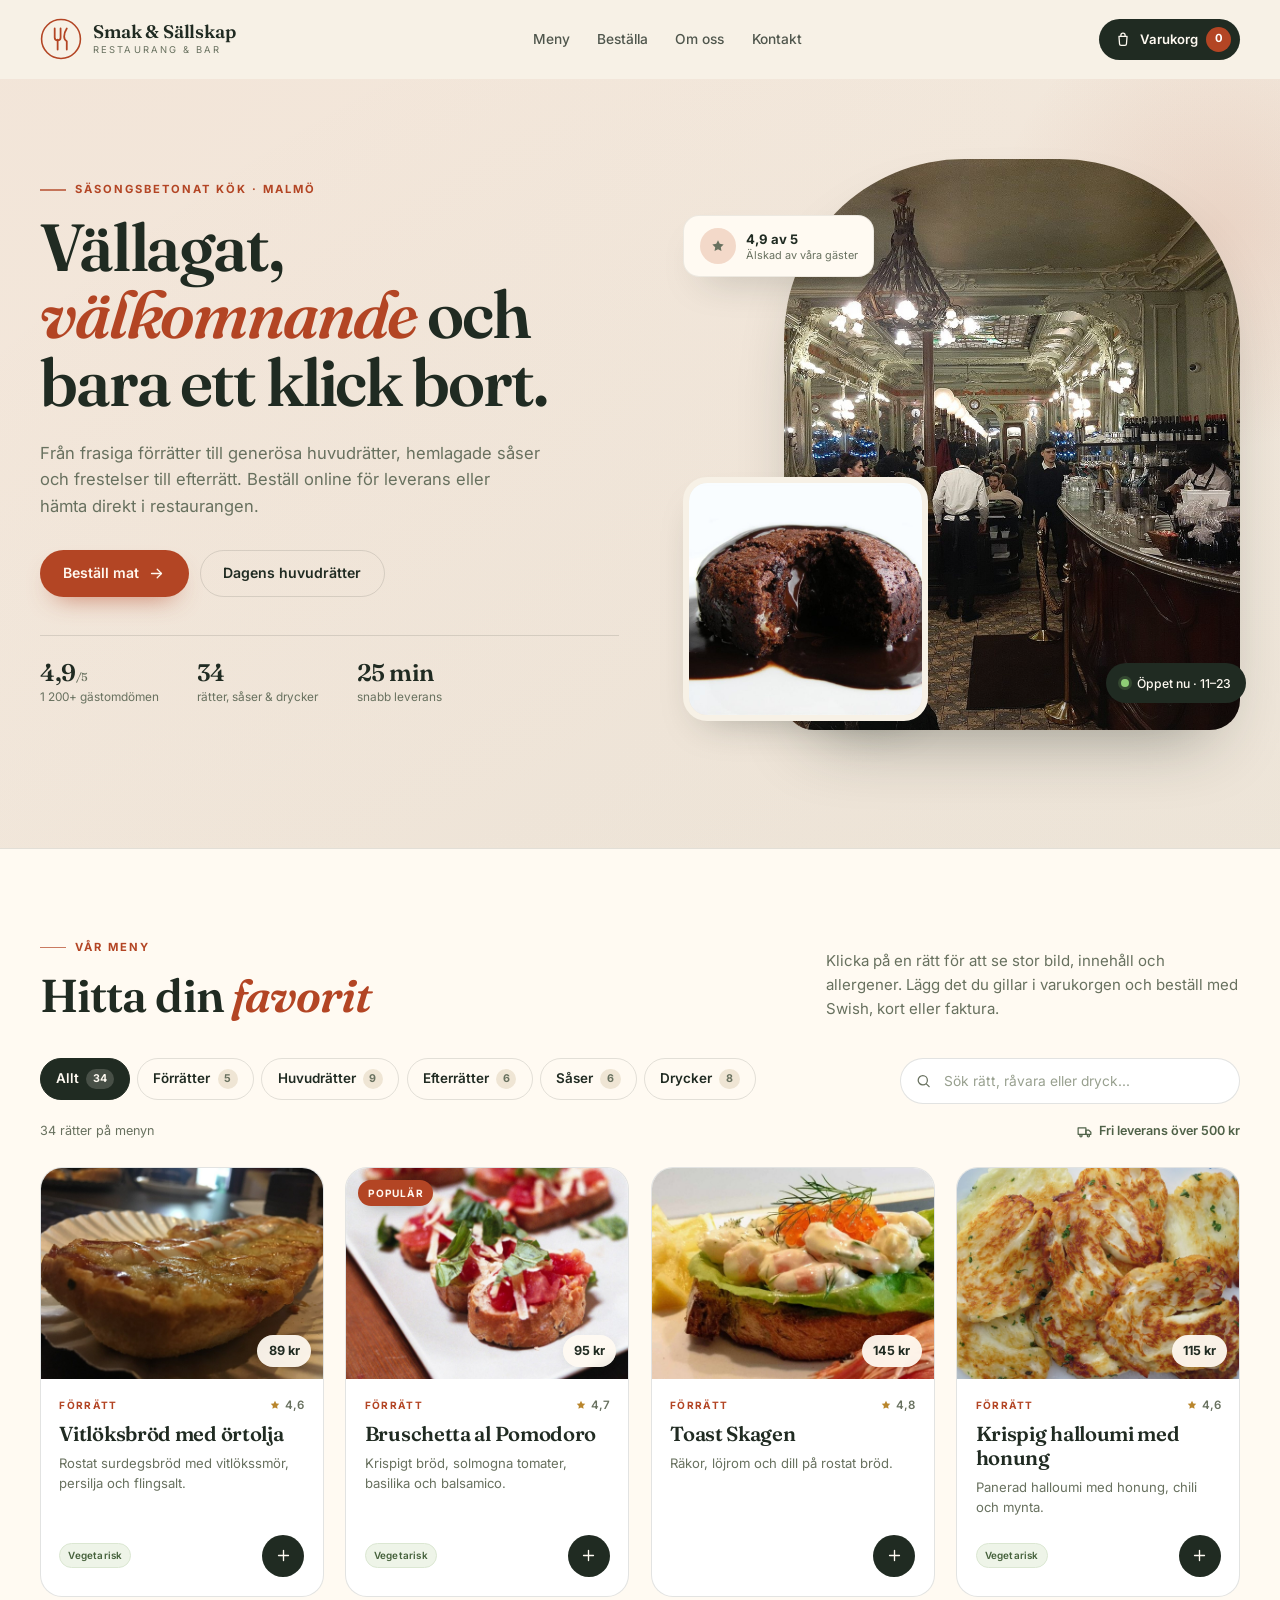
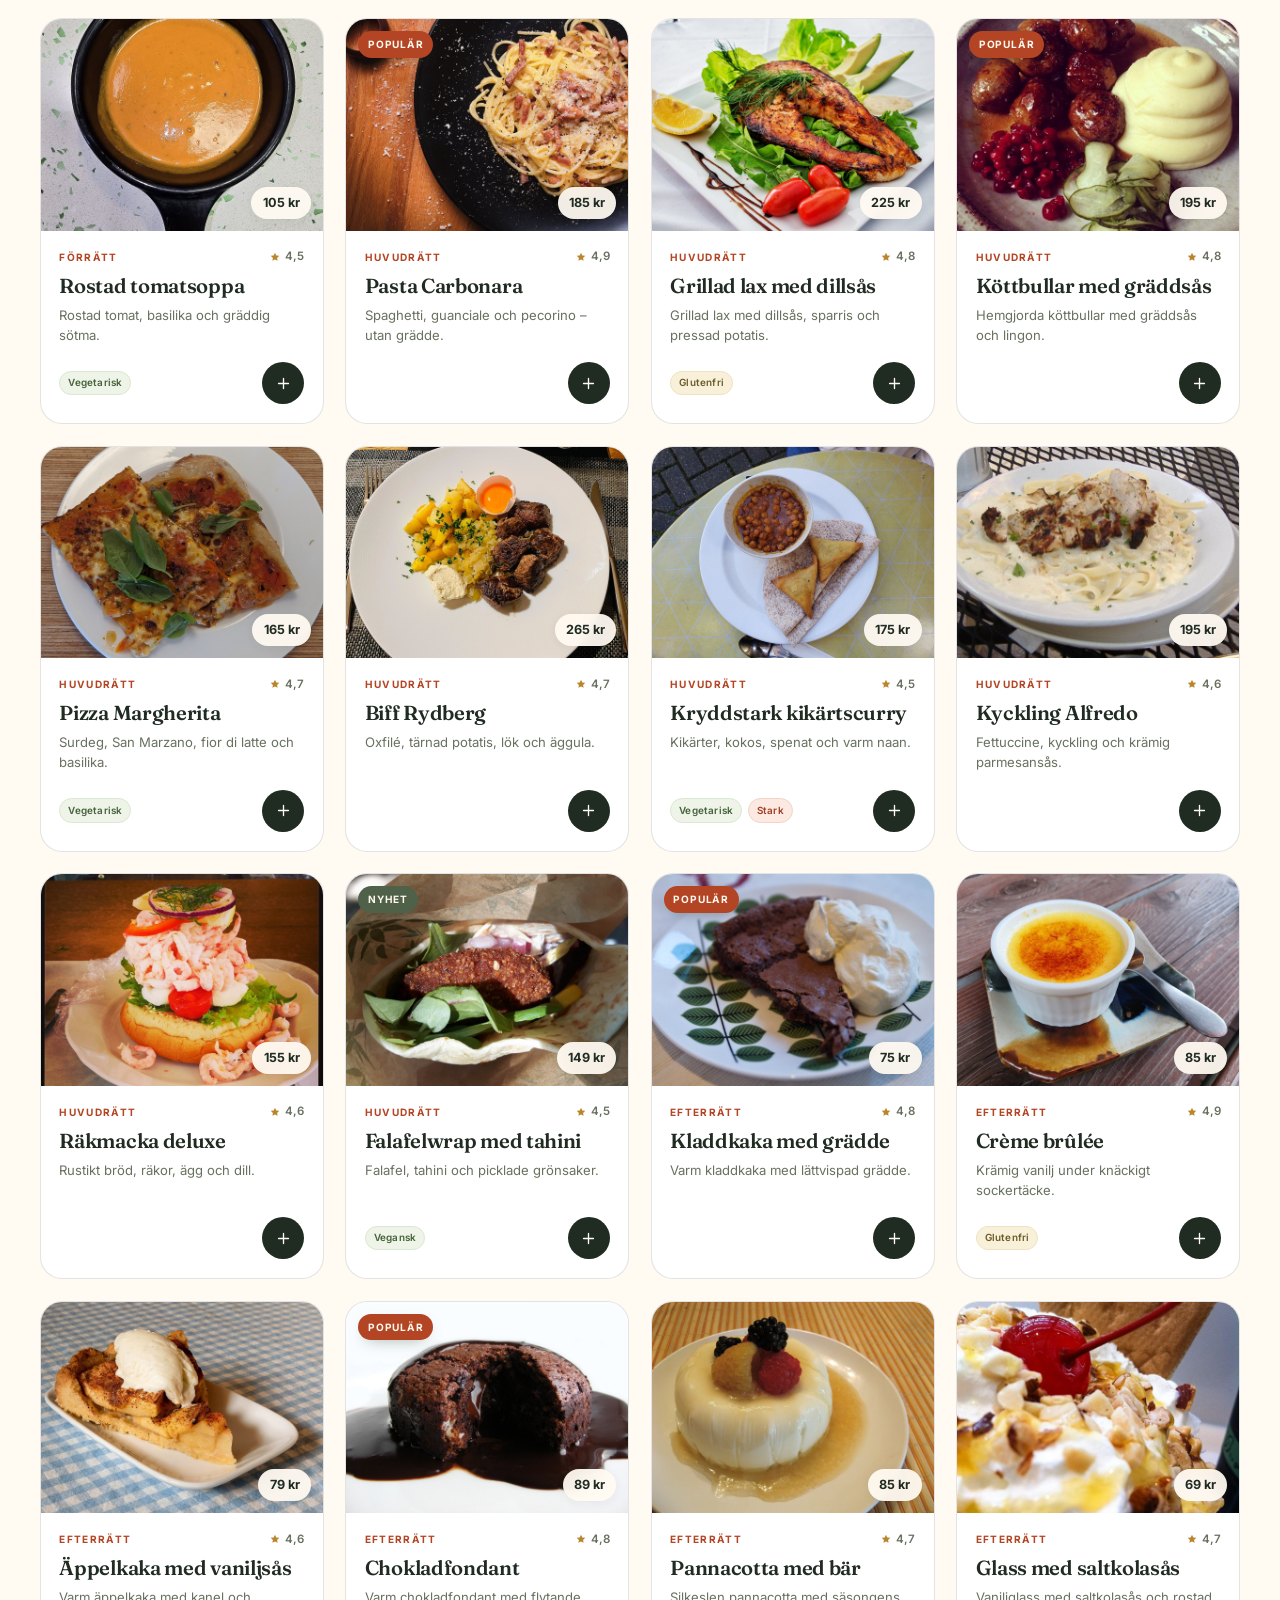
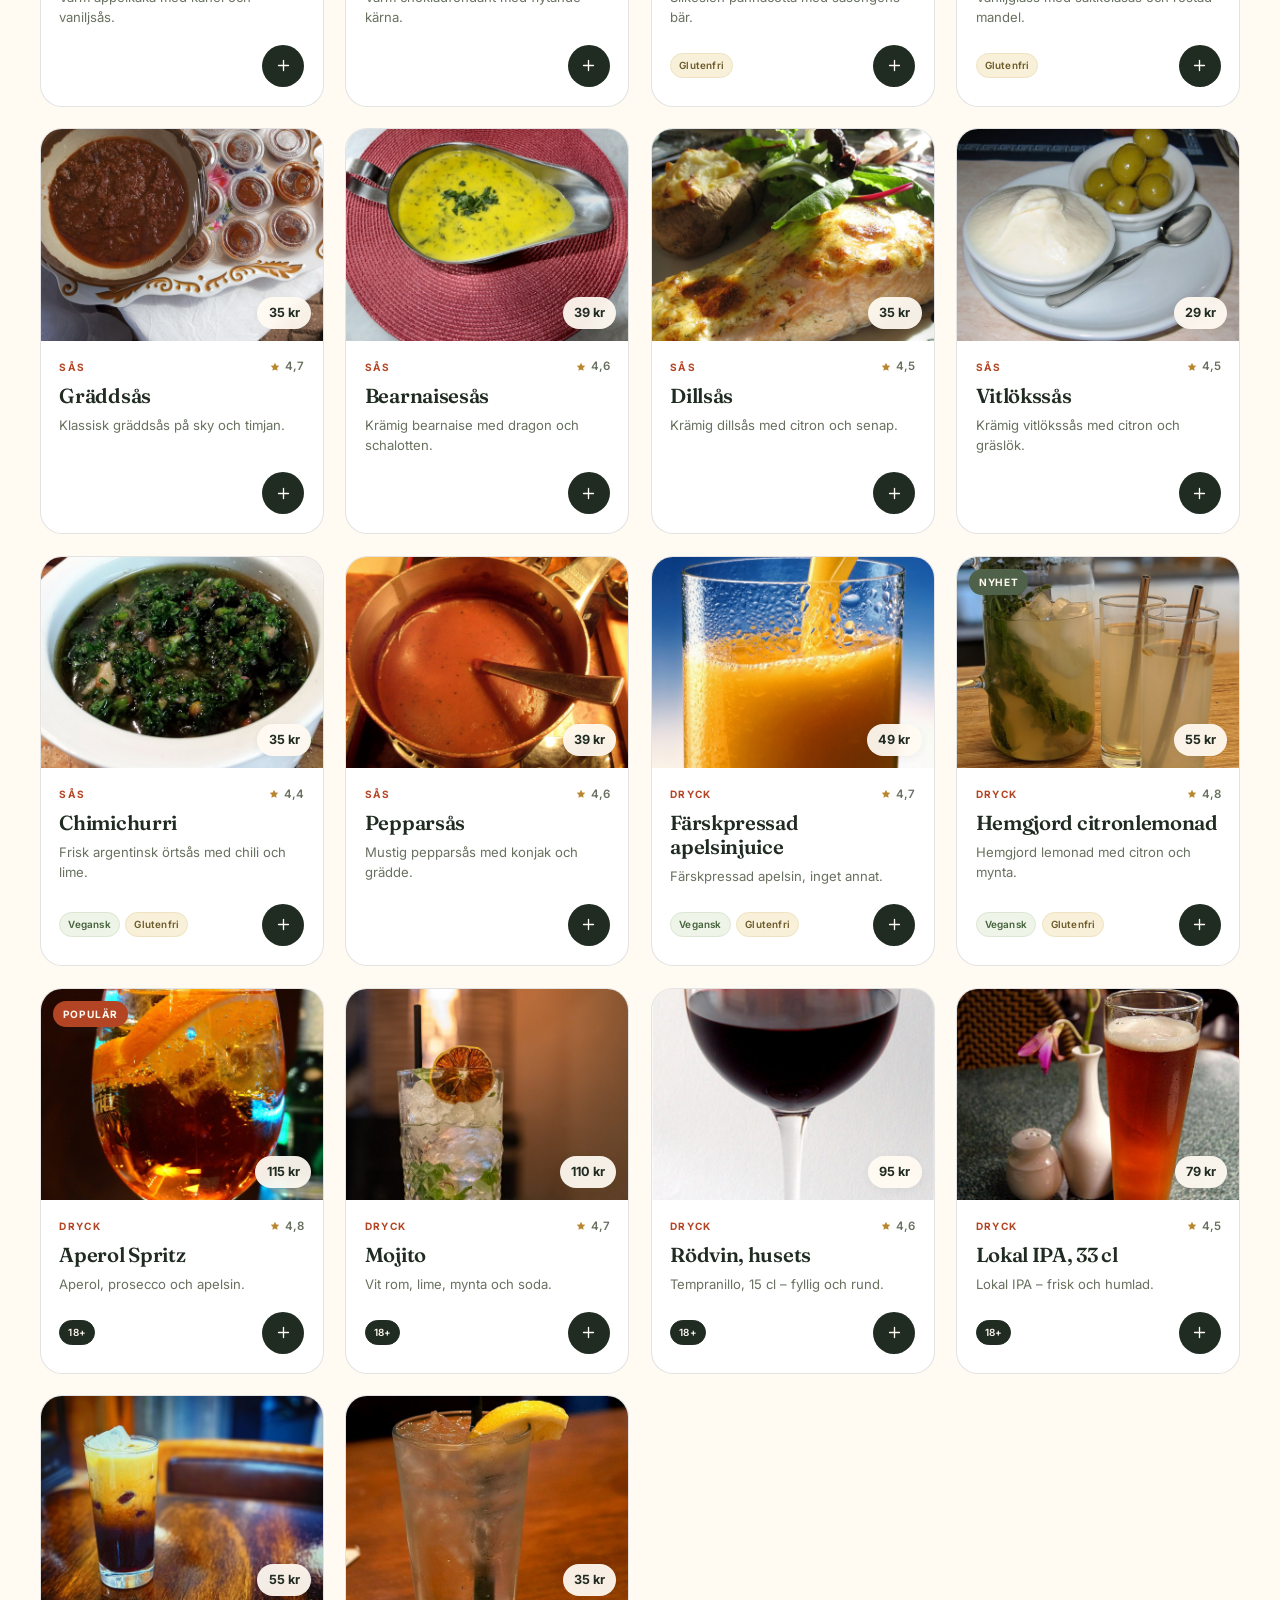
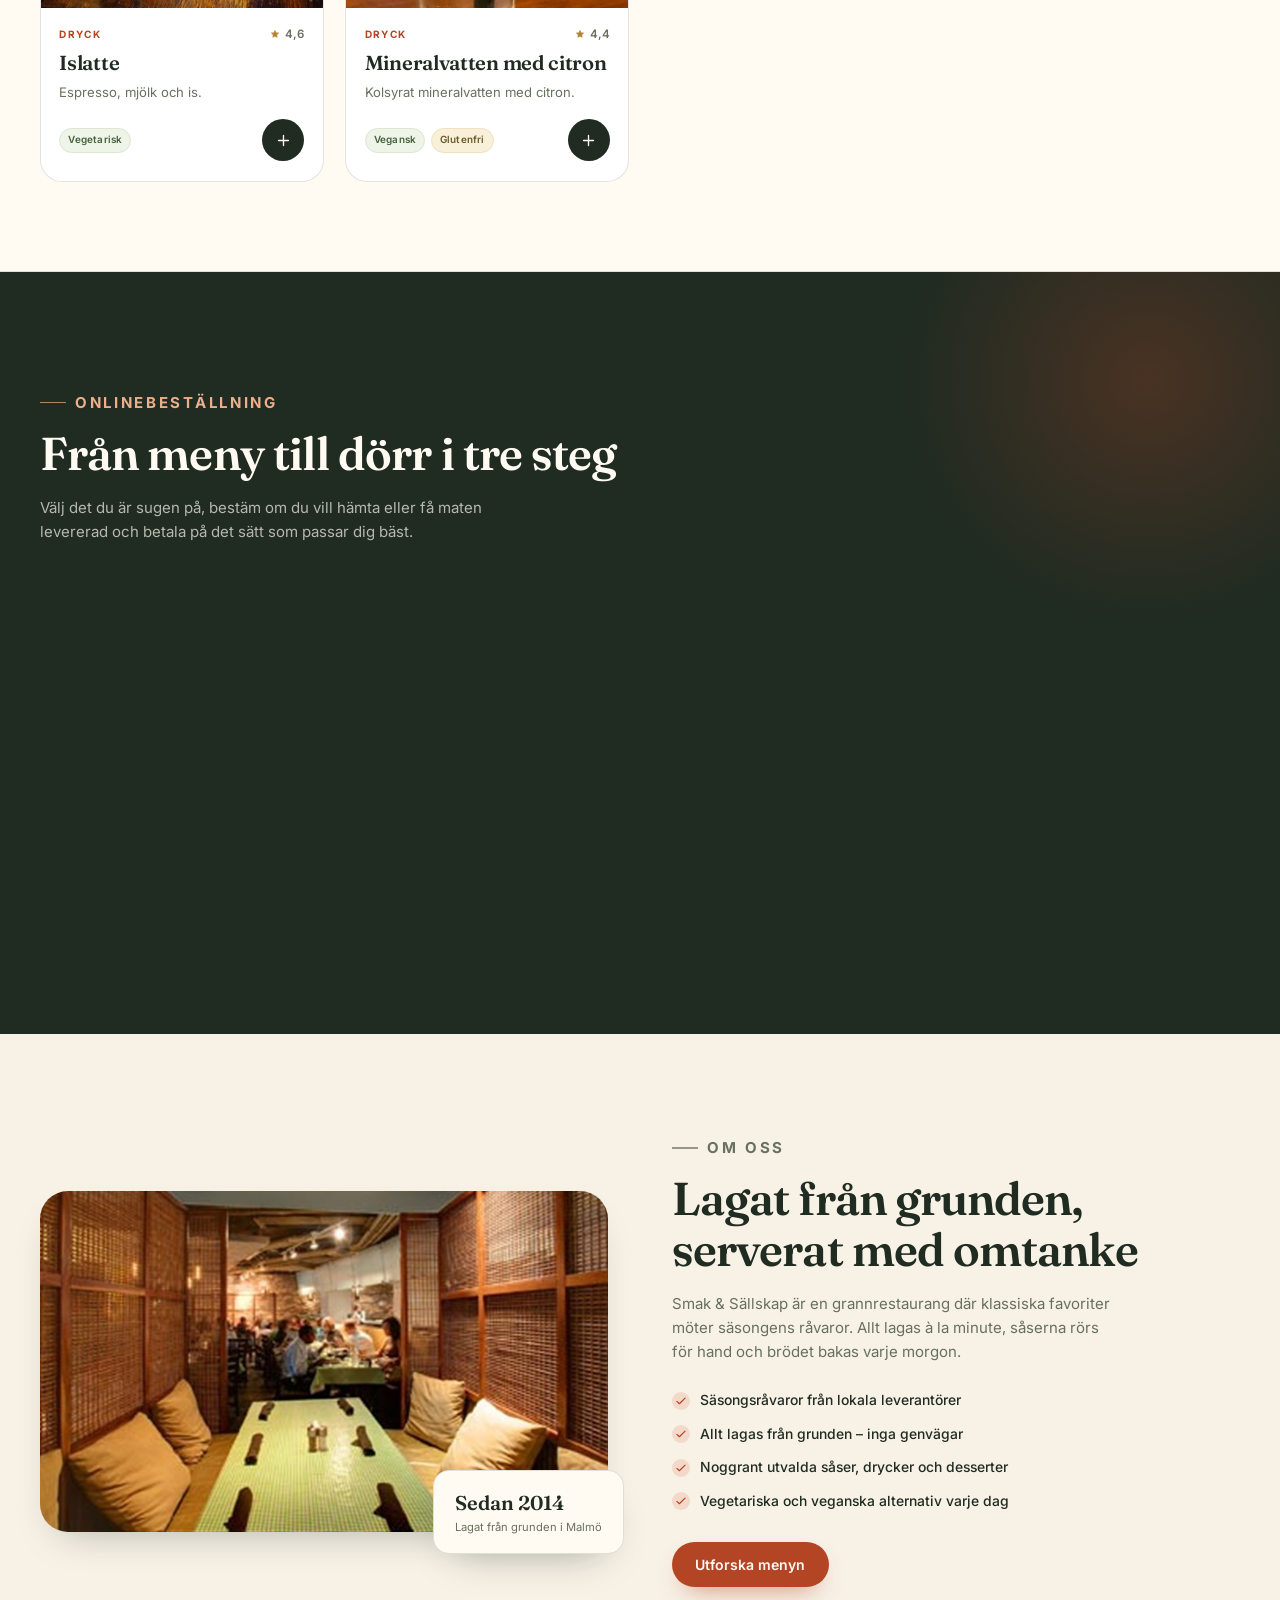
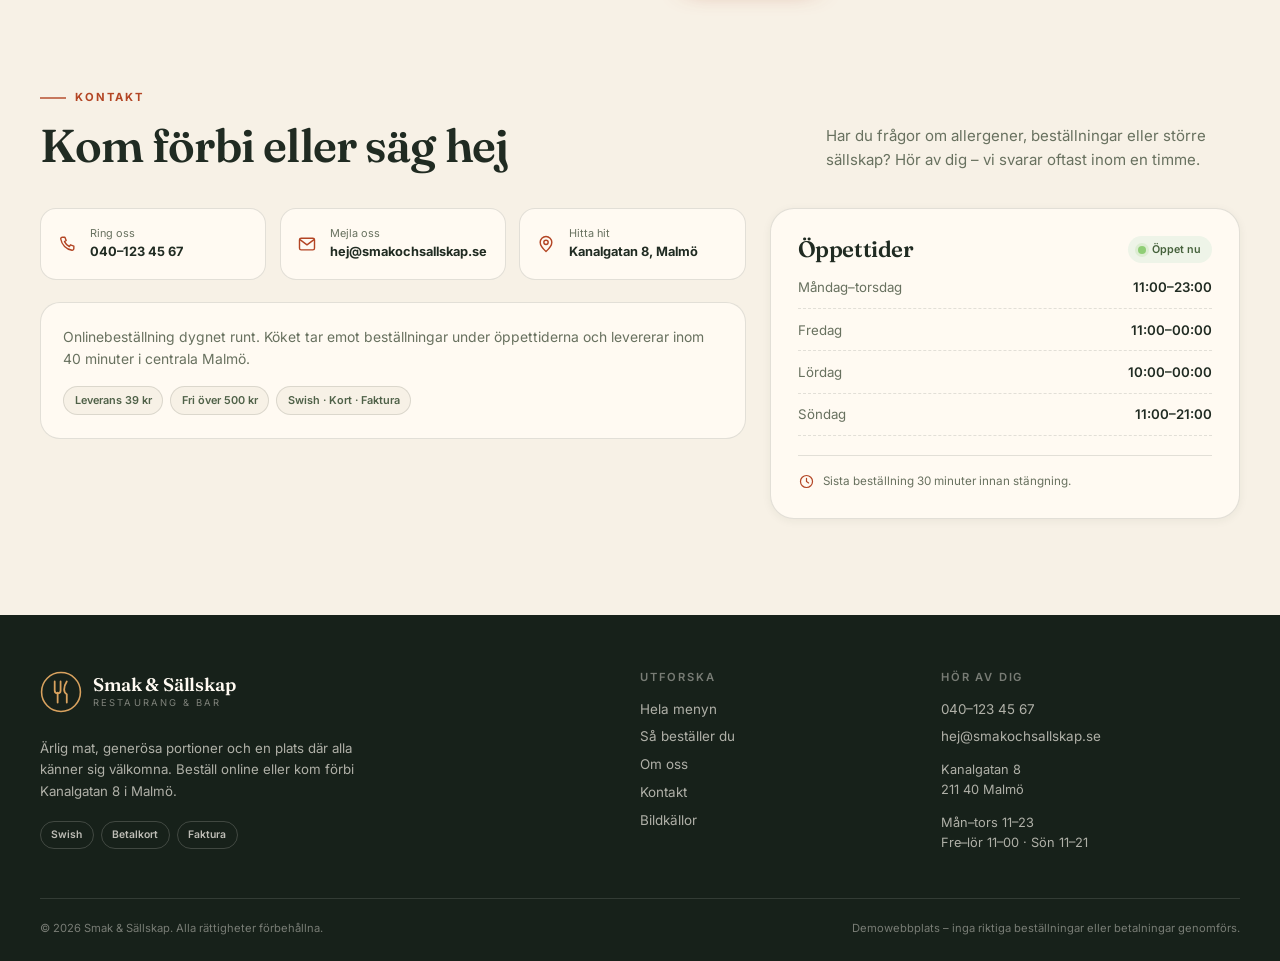
<file: index.html>
<!DOCTYPE html>
<html lang="sv">
<head>
  <meta charset="UTF-8">
  <meta name="viewport" content="width=device-width, initial-scale=1">
  <title>Smak &amp; Sällskap – Restaurang &amp; bar i Malmö</title>
  <meta name="description" content="Säsongsbetonat kök med förrätter, huvudrätter, efterrätter, såser och drycker. Beställ online för leverans eller hämta i restaurangen. Betala med Swish, kort eller faktura.">
  <link rel="icon" href="data:image/svg+xml,%3Csvg xmlns='http://www.w3.org/2000/svg' viewBox='0 0 64 64'%3E%3Ccircle cx='32' cy='32' r='32' fill='%23b34524'/%3E%3Ctext x='32' y='44' text-anchor='middle' font-family='Georgia,serif' font-size='34' fill='%23f7f1e6'%3ES%3C/text%3E%3C/svg%3E">
  <link rel="preconnect" href="https://fonts.googleapis.com">
  <link rel="preconnect" href="https://fonts.gstatic.com" crossorigin>
  <link href="https://fonts.googleapis.com/css2?family=Fraunces:ital,opsz,wght@0,9..144,400;0,9..144,500;0,9..144,600;0,9..144,700;1,9..144,500;1,9..144,600&family=Inter:wght@400;500;600;700&display=swap" rel="stylesheet">
  <link rel="stylesheet" href="styles.css">
</head>
<body>
  <a class="skip-link" href="#meny">Hoppa till menyn</a>

  <header class="site-header" id="top">
    <div class="container header-inner">
      <a class="brand" href="#top" aria-label="Smak &amp; Sällskap – startsida">
        <span class="brand-mark" aria-hidden="true">
          <svg viewBox="0 0 40 40" fill="none">
            <circle cx="20" cy="20" r="18.5" stroke="currentColor" stroke-width="1.5"></circle>
            <path d="M14 10v8.5a2.8 2.8 0 0 0 5.6 0V10" stroke="currentColor" stroke-width="1.7" stroke-linecap="round"></path>
            <path d="M16.8 20.5V30" stroke="currentColor" stroke-width="1.7" stroke-linecap="round"></path>
            <path d="M25.5 10c-1.7 2.6-2.5 5.2-2.5 7.7 0 2.2 1 3.7 2.5 4.4V30" stroke="currentColor" stroke-width="1.7" stroke-linecap="round" stroke-linejoin="round"></path>
          </svg>
        </span>
        <span class="brand-text">
          <span class="brand-name">Smak &amp; Sällskap</span>
          <span class="brand-sub">Restaurang &amp; bar</span>
        </span>
      </a>

      <nav class="main-nav" id="main-nav" aria-label="Huvudnavigation">
        <a href="#meny">Meny</a>
        <a href="#sa-funkar-det">Beställa</a>
        <button class="nav-order" id="nav-order" type="button" aria-haspopup="dialog" aria-controls="order-dialog" hidden>
          Min beställning
          <span class="nav-order-dot" aria-hidden="true"></span>
        </button>
        <a href="#om-oss">Om oss</a>
        <a href="#kontakt">Kontakt</a>
      </nav>

      <div class="header-actions">
        <button class="cart-btn" id="open-cart" type="button" aria-haspopup="dialog">
          <svg viewBox="0 0 24 24" fill="none" stroke="currentColor" stroke-width="1.7" stroke-linecap="round" stroke-linejoin="round" aria-hidden="true">
            <path d="M6.6 8.5h10.8l-.8 10.1a2 2 0 0 1-2 1.9H9.4a2 2 0 0 1-2-1.9L6.6 8.5Z"></path>
            <path d="M9.2 8.5V7a2.8 2.8 0 0 1 5.6 0v1.5"></path>
          </svg>
          <span class="cart-btn-label">Varukorg</span>
          <span class="cart-count" id="cart-count">0</span>
        </button>
        <button class="nav-toggle" id="nav-toggle" type="button" aria-expanded="false" aria-controls="main-nav" aria-label="Öppna meny">
          <span></span><span></span><span></span>
        </button>
      </div>
    </div>
  </header>

  <main>
    <section class="hero">
      <div class="container hero-grid">
        <div class="hero-copy" data-reveal>
          <p class="eyebrow">Säsongsbetonat kök · Malmö</p>
          <h1>Vällagat, <em>välkomnande</em> och bara ett klick bort.</h1>
          <p class="hero-lead">Från frasiga förrätter till generösa huvudrätter, hemlagade såser och frestelser till efterrätt. Beställ online för leverans eller hämta direkt i restaurangen.</p>
          <div class="hero-actions">
            <a class="btn btn-primary" href="#meny">
              Beställ mat
              <svg viewBox="0 0 24 24" fill="none" stroke="currentColor" stroke-width="1.8" stroke-linecap="round" stroke-linejoin="round" aria-hidden="true"><path d="M5 12h14"></path><path d="m13 6 6 6-6 6"></path></svg>
            </a>
            <button class="btn btn-ghost" type="button" data-jump="huvudratter">Dagens huvudrätter</button>
          </div>
          <div class="hero-stats">
            <div><strong>4,9<small>/5</small></strong><span>1 200+ gästomdömen</span></div>
            <div><strong>34</strong><span>rätter, såser &amp; drycker</span></div>
            <div><strong>25 min</strong><span>snabb leverans</span></div>
          </div>
        </div>

        <div class="hero-visual" data-reveal>
          <div class="hero-photo">
            <img src="images/hero.jpg" alt="Varm och inbjudande restaurangmiljö" width="900" height="1100" fetchpriority="high" data-fallback data-fallback-name="Restaurang">
          </div>
          <div class="hero-photo-small">
            <img src="images/hero-small.jpg" alt="Chokladfondant med varm chokladsås" width="700" height="700" data-fallback data-fallback-name="Dessert">
          </div>
          <div class="hero-rating">
            <span class="hero-rating-star" aria-hidden="true">
              <svg viewBox="0 0 24 24" fill="currentColor"><path d="M12 3.5l2.6 5.3 5.9.9-4.3 4.1 1 5.8-5.2-2.7-5.2 2.7 1-5.8L3.5 9.7l5.9-.9L12 3.5z"></path></svg>
            </span>
            <div><strong>4,9 av 5</strong><span>Älskad av våra gäster</span></div>
          </div>
          <div class="hero-open"><span class="status-dot"></span> Öppet nu · 11–23</div>
        </div>
      </div>
    </section>

    <section class="menu-section" id="meny">
      <div class="container">
        <div class="section-head" data-reveal>
          <div>
            <p class="eyebrow">Vår meny</p>
            <h2>Hitta din <em>favorit</em></h2>
          </div>
          <p class="section-lead">Klicka på en rätt för att se stor bild, innehåll och allergener. Lägg det du gillar i varukorgen och beställ med Swish, kort eller faktura.</p>
        </div>

        <div class="menu-toolbar" data-reveal>
          <div class="tabs" id="category-tabs" role="group" aria-label="Filtrera menyn"></div>
          <div class="search-wrap">
            <svg viewBox="0 0 24 24" fill="none" stroke="currentColor" stroke-width="1.8" stroke-linecap="round" aria-hidden="true"><circle cx="11" cy="11" r="6.5"></circle><path d="m16 16 4 4"></path></svg>
            <input id="menu-search" type="search" placeholder="Sök rätt, råvara eller dryck..." aria-label="Sök i menyn" autocomplete="off">
            <button class="search-clear" id="search-clear" type="button" aria-label="Rensa sökningen" hidden>
              <svg viewBox="0 0 24 24" fill="none" stroke="currentColor" stroke-width="1.8" stroke-linecap="round" aria-hidden="true"><path d="m6 6 12 12M18 6 6 18"></path></svg>
            </button>
          </div>
        </div>

        <div class="results-row" data-reveal>
          <p id="result-count" aria-live="polite">34 rätter på menyn</p>
          <p class="delivery-note">
            <svg viewBox="0 0 24 24" fill="none" stroke="currentColor" stroke-width="1.7" stroke-linecap="round" stroke-linejoin="round" aria-hidden="true"><path d="M3 7h11v9H3z"></path><path d="M14 10h4l3 3v3h-7z"></path><circle cx="7" cy="18" r="1.6"></circle><circle cx="17.5" cy="18" r="1.6"></circle></svg>
            Fri leverans över 500 kr
          </p>
        </div>

        <div class="dish-grid" id="dish-grid"></div>

        <div class="empty-state" id="empty-state" hidden>
          <span class="empty-icon" aria-hidden="true">
            <svg viewBox="0 0 24 24" fill="none" stroke="currentColor" stroke-width="1.6" stroke-linecap="round"><circle cx="11" cy="11" r="6.5"></circle><path d="m16 16 4 4"></path></svg>
          </span>
          <h3>Inga rätter hittades</h3>
          <p>Prova ett annat sökord eller visa hela menyn igen.</p>
          <button class="btn btn-dark" id="reset-filters" type="button">Visa hela menyn</button>
        </div>
      </div>
    </section>

    <section class="how" id="sa-funkar-det">
      <div class="container">
        <div class="how-head" data-reveal>
          <p class="eyebrow">Onlinebeställning</p>
          <h2>Från meny till dörr i tre steg</h2>
          <p>Välj det du är sugen på, bestäm om du vill hämta eller få maten levererad och betala på det sätt som passar dig bäst.</p>
        </div>

        <div class="steps">
          <article class="step" data-reveal>
            <span class="step-no">01</span>
            <h3>Välj dina favoriter</h3>
            <p>Bläddra bland förrätter, huvudrätter, efterrätter, såser och drycker. Klicka på en rätt för att läsa mer och lägg den i varukorgen.</p>
          </article>
          <article class="step" data-reveal>
            <span class="step-no">02</span>
            <h3>Hämta eller få hem</h3>
            <p>Välj tid och ange dina uppgifter. Hämta i restaurangen på Kanalgatan 8 eller få maten levererad hem till dörren inom 25–40 minuter.</p>
          </article>
          <article class="step" data-reveal>
            <span class="step-no">03</span>
            <h3>Betala tryggt</h3>
            <p>Godkänn betalningen med Swish, kort eller välj faktura med 30 dagars betalningsvillkor. Du får en orderbekräftelse direkt och kan följa din beställning under Min beställning.</p>
          </article>
        </div>

        <div class="payment-band" data-reveal>
          <p>Betala enkelt med</p>
          <ul>
            <li class="payment-pill">
              <svg viewBox="0 0 24 24" fill="none" stroke="currentColor" stroke-width="1.8" stroke-linecap="round" stroke-linejoin="round" aria-hidden="true"><path d="M5 8h11l-3-3"></path><path d="M19 16H8l3 3"></path></svg>
              Swish
            </li>
            <li class="payment-pill">
              <svg viewBox="0 0 24 24" fill="none" stroke="currentColor" stroke-width="1.8" stroke-linecap="round" stroke-linejoin="round" aria-hidden="true"><rect x="3" y="6" width="18" height="13" rx="2.5"></rect><path d="M3 10h18"></path><path d="M16.5 15h1.5"></path></svg>
              Betalkort
            </li>
            <li class="payment-pill">
              <svg viewBox="0 0 24 24" fill="none" stroke="currentColor" stroke-width="1.8" stroke-linecap="round" stroke-linejoin="round" aria-hidden="true"><path d="M7 3h7l4 4v14H7z"></path><path d="M14 3v4h4"></path><path d="M10 12h5M10 16h5"></path></svg>
              Faktura
            </li>
          </ul>
        </div>
      </div>
    </section>

    <section class="about" id="om-oss">
      <div class="container about-grid">
        <div class="about-visual" data-reveal>
          <img src="images/about.jpg" alt="Varm restaurangmiljö med dukade bord och gäster" width="1000" height="600" data-fallback data-fallback-name="Restaurang">
          <div class="about-card">
            <strong>Sedan 2014</strong>
            <span>Lagat från grunden i Malmö</span>
          </div>
        </div>
        <div class="about-copy" data-reveal>
          <p class="eyebrow">Om oss</p>
          <h2>Lagat från grunden, serverat med omtanke</h2>
          <p>Smak &amp; Sällskap är en grannrestaurang där klassiska favoriter möter säsongens råvaror. Allt lagas à la minute, såserna rörs för hand och brödet bakas varje morgon.</p>
          <ul class="check-list">
            <li>
              <svg viewBox="0 0 24 24" fill="none" stroke="currentColor" stroke-width="2" stroke-linecap="round" stroke-linejoin="round" aria-hidden="true"><path d="m5 12.5 4.2 4.2L19 7"></path></svg>
              Säsongsråvaror från lokala leverantörer
            </li>
            <li>
              <svg viewBox="0 0 24 24" fill="none" stroke="currentColor" stroke-width="2" stroke-linecap="round" stroke-linejoin="round" aria-hidden="true"><path d="m5 12.5 4.2 4.2L19 7"></path></svg>
              Allt lagas från grunden – inga genvägar
            </li>
            <li>
              <svg viewBox="0 0 24 24" fill="none" stroke="currentColor" stroke-width="2" stroke-linecap="round" stroke-linejoin="round" aria-hidden="true"><path d="m5 12.5 4.2 4.2L19 7"></path></svg>
              Noggrant utvalda såser, drycker och desserter
            </li>
            <li>
              <svg viewBox="0 0 24 24" fill="none" stroke="currentColor" stroke-width="2" stroke-linecap="round" stroke-linejoin="round" aria-hidden="true"><path d="m5 12.5 4.2 4.2L19 7"></path></svg>
              Vegetariska och veganska alternativ varje dag
            </li>
          </ul>
          <a class="btn btn-primary" href="#meny">Utforska menyn</a>
        </div>
      </div>
    </section>

    <section class="contact" id="kontakt">
      <div class="container">
        <div class="section-head" data-reveal>
          <div>
            <p class="eyebrow">Kontakt</p>
            <h2>Kom förbi eller säg hej</h2>
          </div>
          <p class="section-lead">Har du frågor om allergener, beställningar eller större sällskap? Hör av dig – vi svarar oftast inom en timme.</p>
        </div>

        <div class="contact-grid">
          <div class="contact-copy" data-reveal>
            <div class="contact-cards">
              <a class="contact-card" href="tel:+46401234567">
                <svg viewBox="0 0 24 24" fill="none" stroke="currentColor" stroke-width="1.7" stroke-linecap="round" stroke-linejoin="round" aria-hidden="true"><path d="M6.5 3.8h3l1.5 4-2 1.4a12 12 0 0 0 5.8 5.8l1.4-2 4 1.5v3a2 2 0 0 1-2.2 2A16.5 16.5 0 0 1 4.5 6a2 2 0 0 1 2-2.2Z"></path></svg>
                <span>Ring oss<strong>040–123 45 67</strong></span>
              </a>
              <a class="contact-card" href="mailto:hej@smakochsallskap.se">
                <svg viewBox="0 0 24 24" fill="none" stroke="currentColor" stroke-width="1.7" stroke-linecap="round" stroke-linejoin="round" aria-hidden="true"><rect x="3" y="5" width="18" height="14" rx="2"></rect><path d="m4 7 8 6 8-6"></path></svg>
                <span>Mejla oss<strong>hej@smakochsallskap.se</strong></span>
              </a>
              <div class="contact-card">
                <svg viewBox="0 0 24 24" fill="none" stroke="currentColor" stroke-width="1.7" stroke-linecap="round" stroke-linejoin="round" aria-hidden="true"><path d="M12 21s7-6.1 7-11a7 7 0 1 0-14 0c0 4.9 7 11 7 11Z"></path><circle cx="12" cy="10" r="2.6"></circle></svg>
                <span>Hitta hit<strong>Kanalgatan 8, Malmö</strong></span>
              </div>
            </div>
            <div class="contact-extra">
              <p>Onlinebeställning dygnet runt. Köket tar emot beställningar under öppettiderna och levererar inom 40 minuter i centrala Malmö.</p>
              <div class="contact-tags">
                <span>Leverans 39 kr</span>
                <span>Fri över 500 kr</span>
                <span>Swish · Kort · Faktura</span>
              </div>
            </div>
          </div>

          <aside class="hours-card" data-reveal>
            <div class="hours-head">
              <h3>Öppettider</h3>
              <span class="open-badge"><span class="status-dot"></span> Öppet nu</span>
            </div>
            <dl>
              <div><dt>Måndag–torsdag</dt><dd>11:00–23:00</dd></div>
              <div><dt>Fredag</dt><dd>11:00–00:00</dd></div>
              <div><dt>Lördag</dt><dd>10:00–00:00</dd></div>
              <div><dt>Söndag</dt><dd>11:00–21:00</dd></div>
            </dl>
            <div class="hours-foot">
              <svg viewBox="0 0 24 24" fill="none" stroke="currentColor" stroke-width="1.7" stroke-linecap="round" aria-hidden="true"><circle cx="12" cy="12" r="8.5"></circle><path d="M12 7.5V12l3 2"></path></svg>
              Sista beställning 30 minuter innan stängning.
            </div>
          </aside>
        </div>
      </div>
    </section>
  </main>

  <footer class="site-footer">
    <div class="container footer-grid">
      <div class="footer-brand">
        <a class="brand brand-light" href="#top" aria-label="Smak &amp; Sällskap – till toppen">
          <span class="brand-mark" aria-hidden="true">
            <svg viewBox="0 0 40 40" fill="none">
              <circle cx="20" cy="20" r="18.5" stroke="currentColor" stroke-width="1.5"></circle>
              <path d="M14 10v8.5a2.8 2.8 0 0 0 5.6 0V10" stroke="currentColor" stroke-width="1.7" stroke-linecap="round"></path>
              <path d="M16.8 20.5V30" stroke="currentColor" stroke-width="1.7" stroke-linecap="round"></path>
              <path d="M25.5 10c-1.7 2.6-2.5 5.2-2.5 7.7 0 2.2 1 3.7 2.5 4.4V30" stroke="currentColor" stroke-width="1.7" stroke-linecap="round" stroke-linejoin="round"></path>
            </svg>
          </span>
          <span class="brand-text">
            <span class="brand-name">Smak &amp; Sällskap</span>
            <span class="brand-sub">Restaurang &amp; bar</span>
          </span>
        </a>
        <p>Ärlig mat, generösa portioner och en plats där alla känner sig välkomna. Beställ online eller kom förbi Kanalgatan 8 i Malmö.</p>
        <ul class="footer-pay">
          <li>Swish</li>
          <li>Betalkort</li>
          <li>Faktura</li>
        </ul>
      </div>

      <nav class="footer-links" aria-label="Sidfotsmeny">
        <h3>Utforska</h3>
        <a href="#meny">Hela menyn</a>
        <a href="#sa-funkar-det">Så beställer du</a>
        <a href="#om-oss">Om oss</a>
        <a href="#kontakt">Kontakt</a>
        <a href="bilder.html">Bildkällor</a>
      </nav>

      <div class="footer-contact">
        <h3>Hör av dig</h3>
        <a href="tel:+46401234567">040–123 45 67</a>
        <a href="mailto:hej@smakochsallskap.se">hej@smakochsallskap.se</a>
        <p>Kanalgatan 8<br>211 40 Malmö</p>
        <p>Mån–tors 11–23<br>Fre–lör 11–00 · Sön 11–21</p>
      </div>
    </div>
    <div class="container footer-bottom">
      <p>© <span id="year">2026</span> Smak &amp; Sällskap. Alla rättigheter förbehållna.</p>
      <p>Demowebbplats – inga riktiga beställningar eller betalningar genomförs.</p>
    </div>
  </footer>

  <dialog class="dish-dialog" id="dish-dialog" aria-labelledby="dish-dialog-title"></dialog>

  <dialog class="cart-dialog" id="cart-dialog" aria-labelledby="cart-title">
    <div class="cart-head">
      <div>
        <p class="eyebrow">Din beställning</p>
        <h2 id="cart-title">Varukorg</h2>
      </div>
      <button class="icon-btn" type="button" data-close-dialog aria-label="Stäng varukorgen">
        <svg viewBox="0 0 24 24" fill="none" stroke="currentColor" stroke-width="1.8" stroke-linecap="round" aria-hidden="true"><path d="m6 6 12 12M18 6 6 18"></path></svg>
      </button>
    </div>
    <div class="cart-body" id="cart-items"></div>
    <div class="cart-foot">
      <div class="cart-subtotal-row"><span>Delsumma</span><strong id="cart-subtotal">0 kr</strong></div>
      <p class="cart-ship" id="cart-ship"></p>
      <button class="btn btn-primary btn-block" id="checkout-btn" type="button">
        Till kassan
        <svg viewBox="0 0 24 24" fill="none" stroke="currentColor" stroke-width="1.8" stroke-linecap="round" stroke-linejoin="round" aria-hidden="true"><path d="M5 12h14"></path><path d="m13 6 6 6-6 6"></path></svg>
      </button>
      <button class="link-btn" id="clear-cart" type="button">Töm varukorgen</button>
    </div>
  </dialog>

  <dialog class="checkout-dialog" id="checkout-dialog" aria-labelledby="checkout-title">
    <form class="checkout-form" id="checkout-form">
      <div class="checkout-main">
        <div class="checkout-head">
          <div>
            <p class="eyebrow">Kassa</p>
            <h2 id="checkout-title">Slutför din beställning</h2>
          </div>
          <button class="icon-btn" type="button" data-close-dialog aria-label="Stäng kassan">
            <svg viewBox="0 0 24 24" fill="none" stroke="currentColor" stroke-width="1.8" stroke-linecap="round" aria-hidden="true"><path d="m6 6 12 12M18 6 6 18"></path></svg>
          </button>
        </div>

        <section class="form-section">
          <h3><span>1</span> Kontaktuppgifter</h3>
          <div class="form-grid">
            <label class="field"><span>Namn</span><input id="co-name" name="name" autocomplete="name" required minlength="2" placeholder="Anna Andersson"></label>
            <label class="field"><span>Mobilnummer</span><input id="co-phone" name="phone" type="tel" autocomplete="tel" required pattern="[0-9+ ()-]{7,20}" placeholder="070 123 45 67"></label>
            <label class="field field-full"><span>E-post</span><input id="co-email" name="email" type="email" autocomplete="email" required placeholder="anna@exempel.se"></label>
          </div>
        </section>

        <section class="form-section">
          <h3><span>2</span> Leverans</h3>
          <div class="choice-row" role="radiogroup" aria-label="Välj leveranssätt">
            <label class="choice">
              <input type="radio" name="fulfillment" value="hamta" checked>
              <span><strong>Hämta själv</strong><small>Kanalgatan 8 · ca 20 min</small></span>
            </label>
            <label class="choice">
              <input type="radio" name="fulfillment" value="leverans">
              <span><strong>Hemleverans</strong><small>39 kr · fri över 500 kr</small></span>
            </label>
          </div>
          <div class="form-grid delivery-fields" id="delivery-fields" hidden>
            <label class="field field-full"><span>Gatuadress</span><input id="co-address" name="address" autocomplete="street-address" placeholder="Storgatan 1" disabled></label>
            <label class="field"><span>Postnummer</span><input id="co-zip" name="zip" inputmode="numeric" autocomplete="postal-code" pattern="[0-9 ]{5,6}" placeholder="211 40" disabled></label>
            <label class="field"><span>Ort</span><input id="co-city" name="city" autocomplete="address-level2" placeholder="Malmö" disabled></label>
          </div>
        </section>

        <section class="form-section">
          <h3><span>3</span> Önskad tid</h3>
          <label class="field"><span>När vill du ha din mat?</span>
            <select id="co-time">
              <option value="asap">Så snart som möjligt (ca 25 min)</option>
              <option value="45">Om 45 minuter</option>
              <option value="60">Om 1 timme</option>
              <option value="90">Om 1,5 timmar</option>
              <option value="120">Om 2 timmar</option>
            </select>
          </label>
          <label class="field"><span>Meddelande till köket (valfritt)</span><textarea id="co-note" rows="2" placeholder="Allergier, önskemål eller dörrkod..."></textarea></label>
        </section>

        <section class="form-section">
          <h3><span>4</span> Betalningsmetod</h3>
          <div class="pay-options" role="radiogroup" aria-label="Betalningsmetod">
            <label class="pay-option">
              <input type="radio" name="payment" value="swish" checked>
              <span class="pay-icon" aria-hidden="true">
                <svg viewBox="0 0 24 24" fill="none" stroke="currentColor" stroke-width="1.8" stroke-linecap="round" stroke-linejoin="round"><path d="M5 8h11l-3-3"></path><path d="M19 16H8l3 3"></path></svg>
              </span>
              <span class="pay-text"><strong>Swish</strong><small>Betala direkt i mobilen</small></span>
              <span class="pay-check" aria-hidden="true">
                <svg viewBox="0 0 24 24" fill="none" stroke="currentColor" stroke-width="2.2" stroke-linecap="round" stroke-linejoin="round"><path d="m5 12.5 4.2 4.2L19 7"></path></svg>
              </span>
            </label>
            <label class="pay-option">
              <input type="radio" name="payment" value="kort">
              <span class="pay-icon" aria-hidden="true">
                <svg viewBox="0 0 24 24" fill="none" stroke="currentColor" stroke-width="1.8" stroke-linecap="round" stroke-linejoin="round"><rect x="3" y="6" width="18" height="13" rx="2.5"></rect><path d="M3 10h18"></path><path d="M16.5 15h1.5"></path></svg>
              </span>
              <span class="pay-text"><strong>Betalkort</strong><small>Visa, Mastercard eller Amex</small></span>
              <span class="pay-check" aria-hidden="true">
                <svg viewBox="0 0 24 24" fill="none" stroke="currentColor" stroke-width="2.2" stroke-linecap="round" stroke-linejoin="round"><path d="m5 12.5 4.2 4.2L19 7"></path></svg>
              </span>
            </label>
            <label class="pay-option">
              <input type="radio" name="payment" value="faktura">
              <span class="pay-icon" aria-hidden="true">
                <svg viewBox="0 0 24 24" fill="none" stroke="currentColor" stroke-width="1.8" stroke-linecap="round" stroke-linejoin="round"><path d="M7 3h7l4 4v14H7z"></path><path d="M14 3v4h4"></path><path d="M10 12h5M10 16h5"></path></svg>
              </span>
              <span class="pay-text"><strong>Faktura</strong><small>30 dagars betalningsvillkor</small></span>
              <span class="pay-check" aria-hidden="true">
                <svg viewBox="0 0 24 24" fill="none" stroke="currentColor" stroke-width="2.2" stroke-linecap="round" stroke-linejoin="round"><path d="m5 12.5 4.2 4.2L19 7"></path></svg>
              </span>
            </label>
          </div>

          <div class="pay-panel" data-panel="swish">
            <label class="field"><span>Mobilnummer för Swish</span><input id="swish-phone" type="tel" autocomplete="tel" required pattern="[0-9+ ()-]{7,20}" placeholder="070 123 45 67"></label>
            <p class="hint">Vi skickar en betalningsbegäran till din Swish-app när du bekräftar ordern.</p>
          </div>

          <div class="pay-panel" data-panel="kort" hidden>
            <div class="form-grid">
              <label class="field field-full"><span>Kortnummer</span><input id="card-number" inputmode="numeric" autocomplete="cc-number" required pattern="[0-9 ]{13,23}" maxlength="23" placeholder="4242 4242 4242 4242"></label>
              <label class="field"><span>Giltig till</span><input id="card-expiry" inputmode="numeric" autocomplete="cc-exp" required pattern="(0[1-9]|1[0-2])/[0-9]{2}" maxlength="5" placeholder="MM/ÅÅ"></label>
              <label class="field"><span>CVC</span><input id="card-cvc" inputmode="numeric" autocomplete="cc-csc" required pattern="[0-9]{3,4}" maxlength="4" placeholder="123"></label>
              <label class="field field-full"><span>Namn på kortet</span><input id="card-name" autocomplete="cc-name" required placeholder="ANNA ANDERSSON"></label>
            </div>
            <p class="hint">Uppgifterna krypteras och sparas aldrig i webbläsaren.</p>
          </div>

          <div class="pay-panel" data-panel="faktura" hidden>
            <div class="form-grid">
              <label class="field"><span>Personnummer</span><input id="invoice-ssn" inputmode="numeric" autocomplete="off" required pattern="[0-9]{6,8}[-+]?[0-9]{4}" placeholder="ÅÅMMDD-XXXX"></label>
              <label class="field"><span>Faktura-e-post</span><input id="invoice-email" type="email" autocomplete="email" required placeholder="faktura@exempel.se"></label>
            </div>
            <label class="invoice-terms"><input type="checkbox" id="invoice-terms" required> <span>Jag godkänner kreditprövning och 30 dagars betalningsvillkor.</span></label>
            <p class="hint">Fakturan skickas via e-post efter godkänd kreditprövning.</p>
          </div>
        </section>

        <label class="terms"><input type="checkbox" id="co-terms" required> <span>Jag godkänner beställningsvillkoren och att mina uppgifter hanteras enligt integritetspolicyn.</span></label>

        <p class="demo-note">
          <svg viewBox="0 0 24 24" fill="none" stroke="currentColor" stroke-width="1.7" stroke-linecap="round" aria-hidden="true"><circle cx="12" cy="12" r="8.5"></circle><path d="M12 11v5"></path><path d="M12 8h.01"></path></svg>
          Detta är en demowebbplats. Inga riktiga beställningar eller betalningar genomförs.
        </p>
      </div>

      <aside class="checkout-summary">
        <h3>Din beställning</h3>
        <div class="checkout-items" id="checkout-items"></div>
        <div class="sum-rows">
          <div><span>Delsumma</span><span id="sum-subtotal">0 kr</span></div>
          <div><span>Leverans</span><span id="sum-delivery">0 kr</span></div>
          <div class="sum-total"><span>Totalt</span><strong id="sum-total">0 kr</strong></div>
        </div>
        <button class="btn btn-primary btn-block" id="pay-btn" type="submit">Betala med Swish</button>
        <p class="secure-note">
          <svg viewBox="0 0 24 24" fill="none" stroke="currentColor" stroke-width="1.7" stroke-linecap="round" stroke-linejoin="round" aria-hidden="true"><rect x="5" y="10" width="14" height="10" rx="2"></rect><path d="M8.5 10V7.5a3.5 3.5 0 0 1 7 0V10"></path></svg>
          Säker betalning · Swish, kort eller faktura
        </p>
      </aside>
    </form>
  </dialog>

  <dialog class="confirm-dialog" id="confirm-dialog" aria-labelledby="confirm-title">
    <div class="confirm-card">
      <span class="confirm-icon" aria-hidden="true">
        <svg viewBox="0 0 24 24" fill="none" stroke="currentColor" stroke-width="2.2" stroke-linecap="round" stroke-linejoin="round"><path d="m5 12.5 4.2 4.2L19 7"></path></svg>
      </span>
      <p class="eyebrow">Orderbekräftelse</p>
      <h2 id="confirm-title">Tack för din beställning!</h2>
      <p class="confirm-text" id="confirm-text"></p>
      <div class="confirm-status">
        <span class="status-dot" aria-hidden="true"></span>
        <div class="confirm-status-copy">
          <strong id="confirm-status-label">Mottagen</strong>
          <span id="confirm-status-text" aria-live="polite">Vi har tagit emot din beställning.</span>
        </div>
      </div>
      <div class="confirm-order">
        <div><span>Ordernummer</span><strong id="confirm-order-no">SS-000000</strong></div>
        <div><span>Önskad tid</span><strong id="confirm-time">Så snart som möjligt</strong></div>
        <div><span>Leverans</span><strong id="confirm-method">Hämtning</strong></div>
        <div><span>Betalning</span><strong id="confirm-pay">Swish</strong></div>
        <div class="confirm-total-row"><span>Totalt</span><strong id="confirm-total">0 kr</strong></div>
      </div>
      <button class="btn btn-primary btn-block" id="confirm-track" type="button">Följ din beställning</button>
      <button class="link-btn confirm-menu-link" id="confirm-close" type="button">Tillbaka till menyn</button>
      <p class="confirm-demo">Demoläge – ingen riktig betalning har genomförts.</p>
    </div>
  </dialog>

  <dialog class="order-dialog" id="order-dialog" aria-labelledby="order-title">
    <div class="order-card">
      <button class="dialog-close" type="button" data-close-dialog aria-label="Stäng orderstatus">
        <svg viewBox="0 0 24 24" fill="none" stroke="currentColor" stroke-width="1.8" stroke-linecap="round" aria-hidden="true"><path d="m6 6 12 12M18 6 6 18"></path></svg>
      </button>
      <p class="eyebrow">Din beställning</p>
      <div class="order-heading">
        <div>
          <h2 id="order-title">Orderstatus</h2>
          <p class="order-number" id="order-number">SS-000000</p>
        </div>
        <span class="order-pill" id="order-pill">Mottagen</span>
      </div>
      <p class="order-status-text" id="order-status-text" aria-live="polite">Vi har tagit emot din beställning.</p>

      <ol class="order-steps" id="order-steps"></ol>

      <div class="order-info">
        <div><span>Beställd</span><strong id="order-placed">--:--</strong></div>
        <div><span>Leverans</span><strong id="order-method">Hämtning · Kanalgatan 8</strong></div>
        <div><span>Önskad tid</span><strong id="order-time">Så snart som möjligt</strong></div>
        <div><span>Betalning</span><strong id="order-payment">Swish</strong></div>
      </div>

      <h3 class="order-subtitle">Det här beställde du</h3>
      <div class="order-items" id="order-items"></div>
      <div class="order-line order-fee-line" id="order-fee-row" hidden><span>Leverans</span><span id="order-fee">39 kr</span></div>
      <div class="order-total"><span>Totalt</span><strong id="order-total">0 kr</strong></div>
      <p class="order-demo">Demoläge: statusen simuleras och uppdateras automatiskt.</p>
      <button class="btn btn-dark btn-block" type="button" data-close-dialog>Stäng</button>
    </div>
  </dialog>

  <div class="toast-stack" id="toast-stack" role="status" aria-live="polite"></div>

  <script src="data.js"></script>
  <script src="app.js"></script>
</body>
</html>
</file>
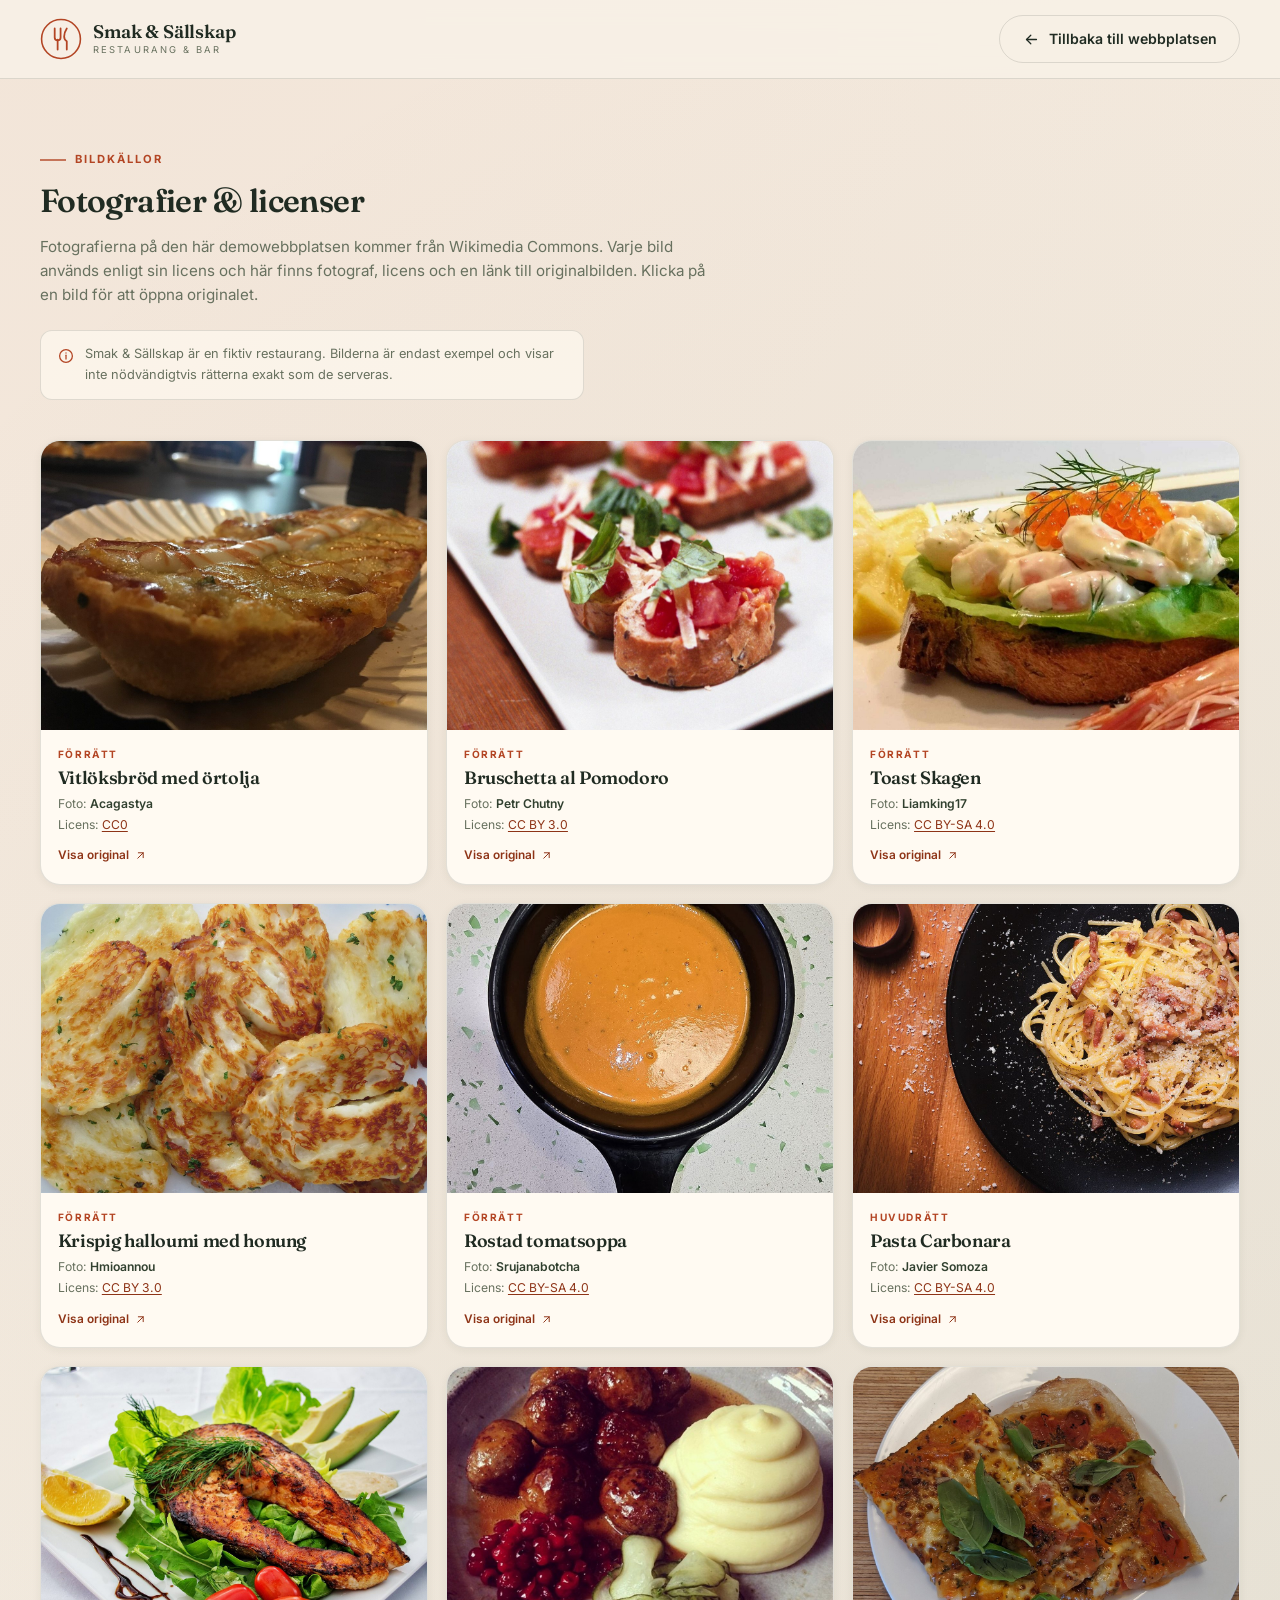
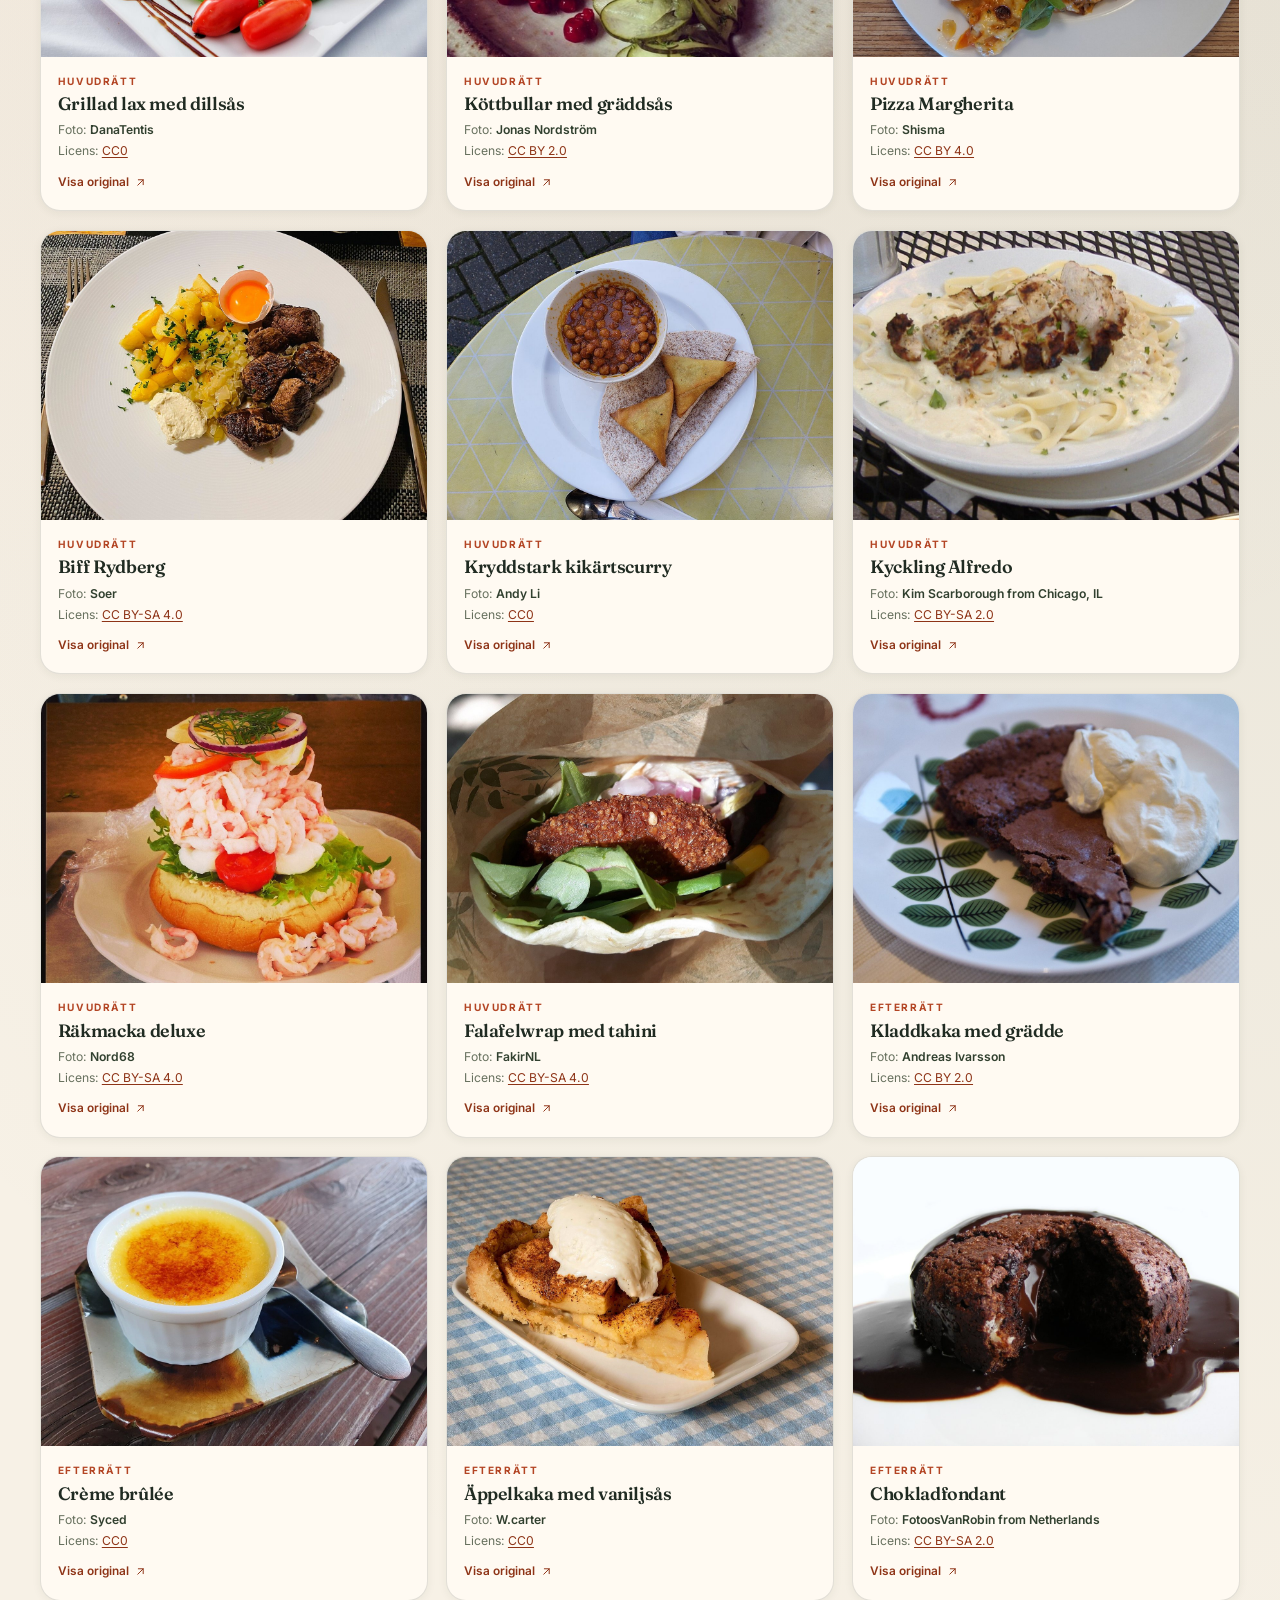
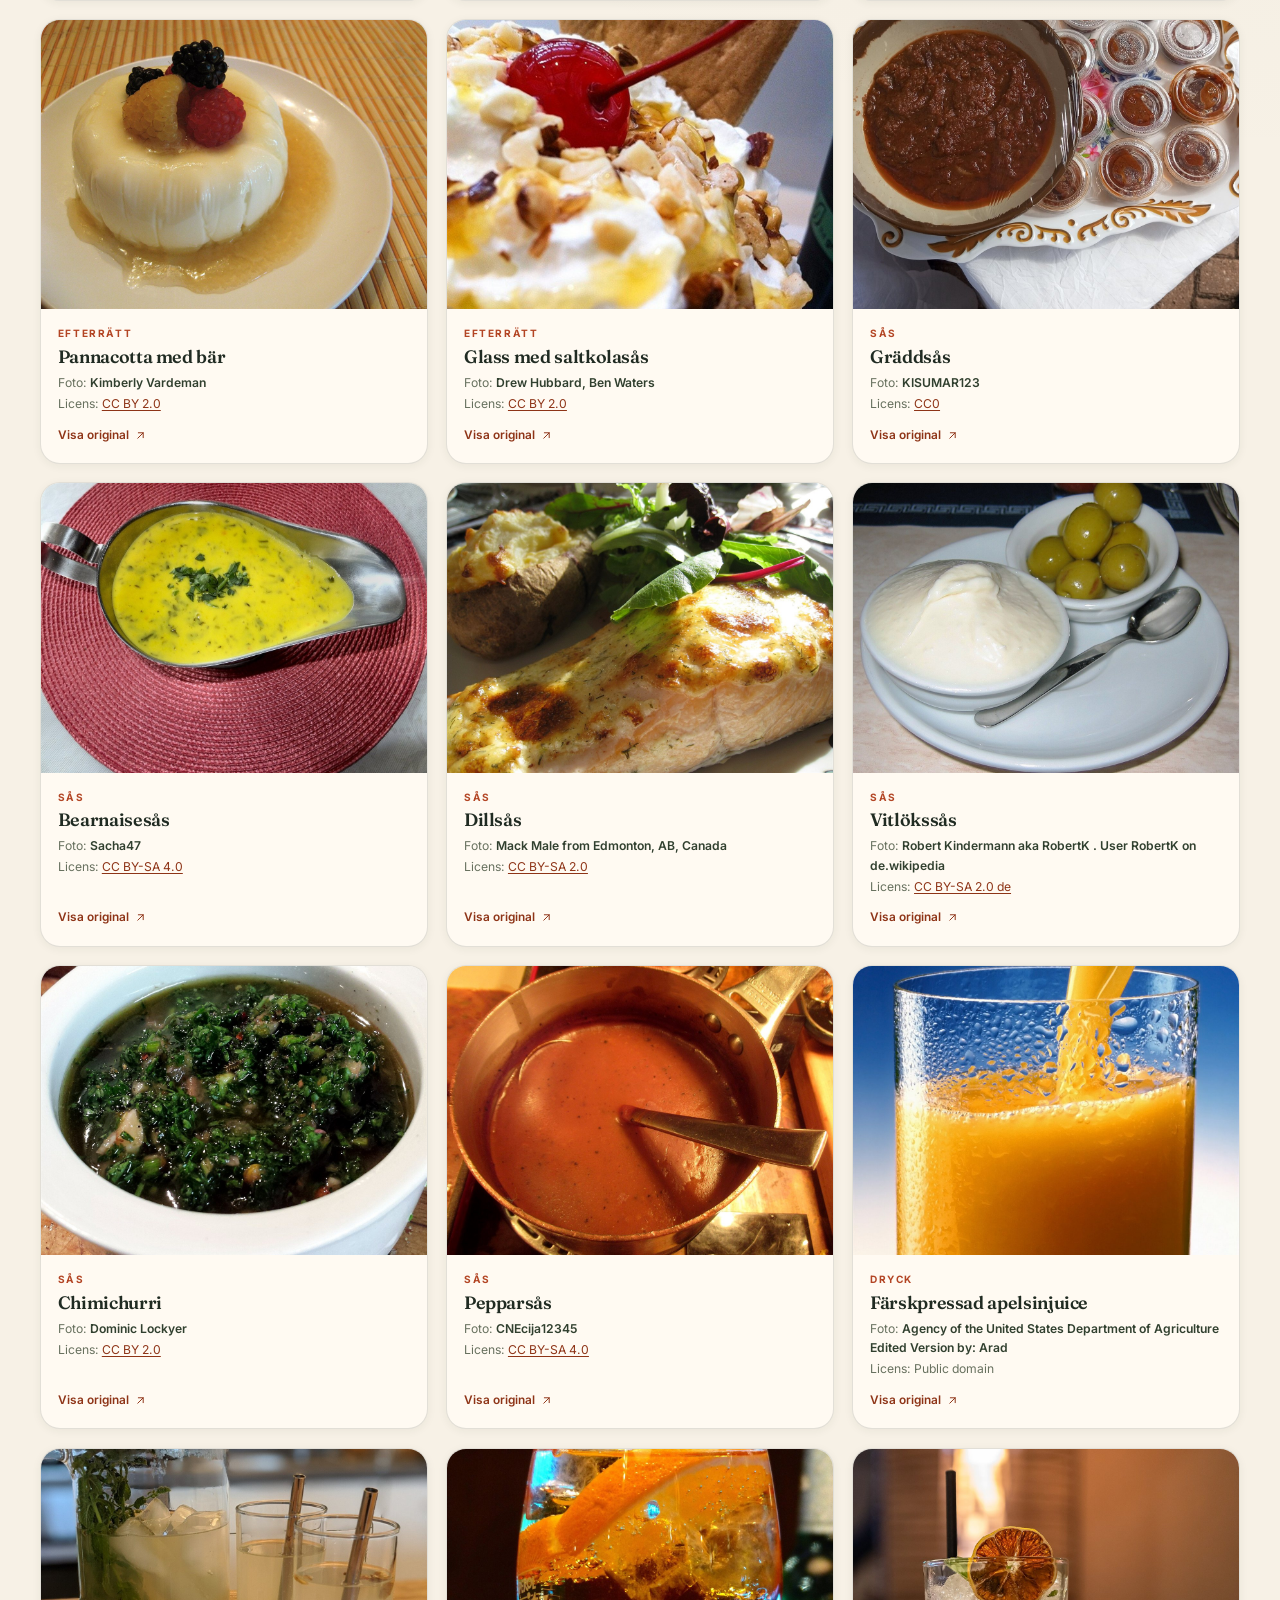
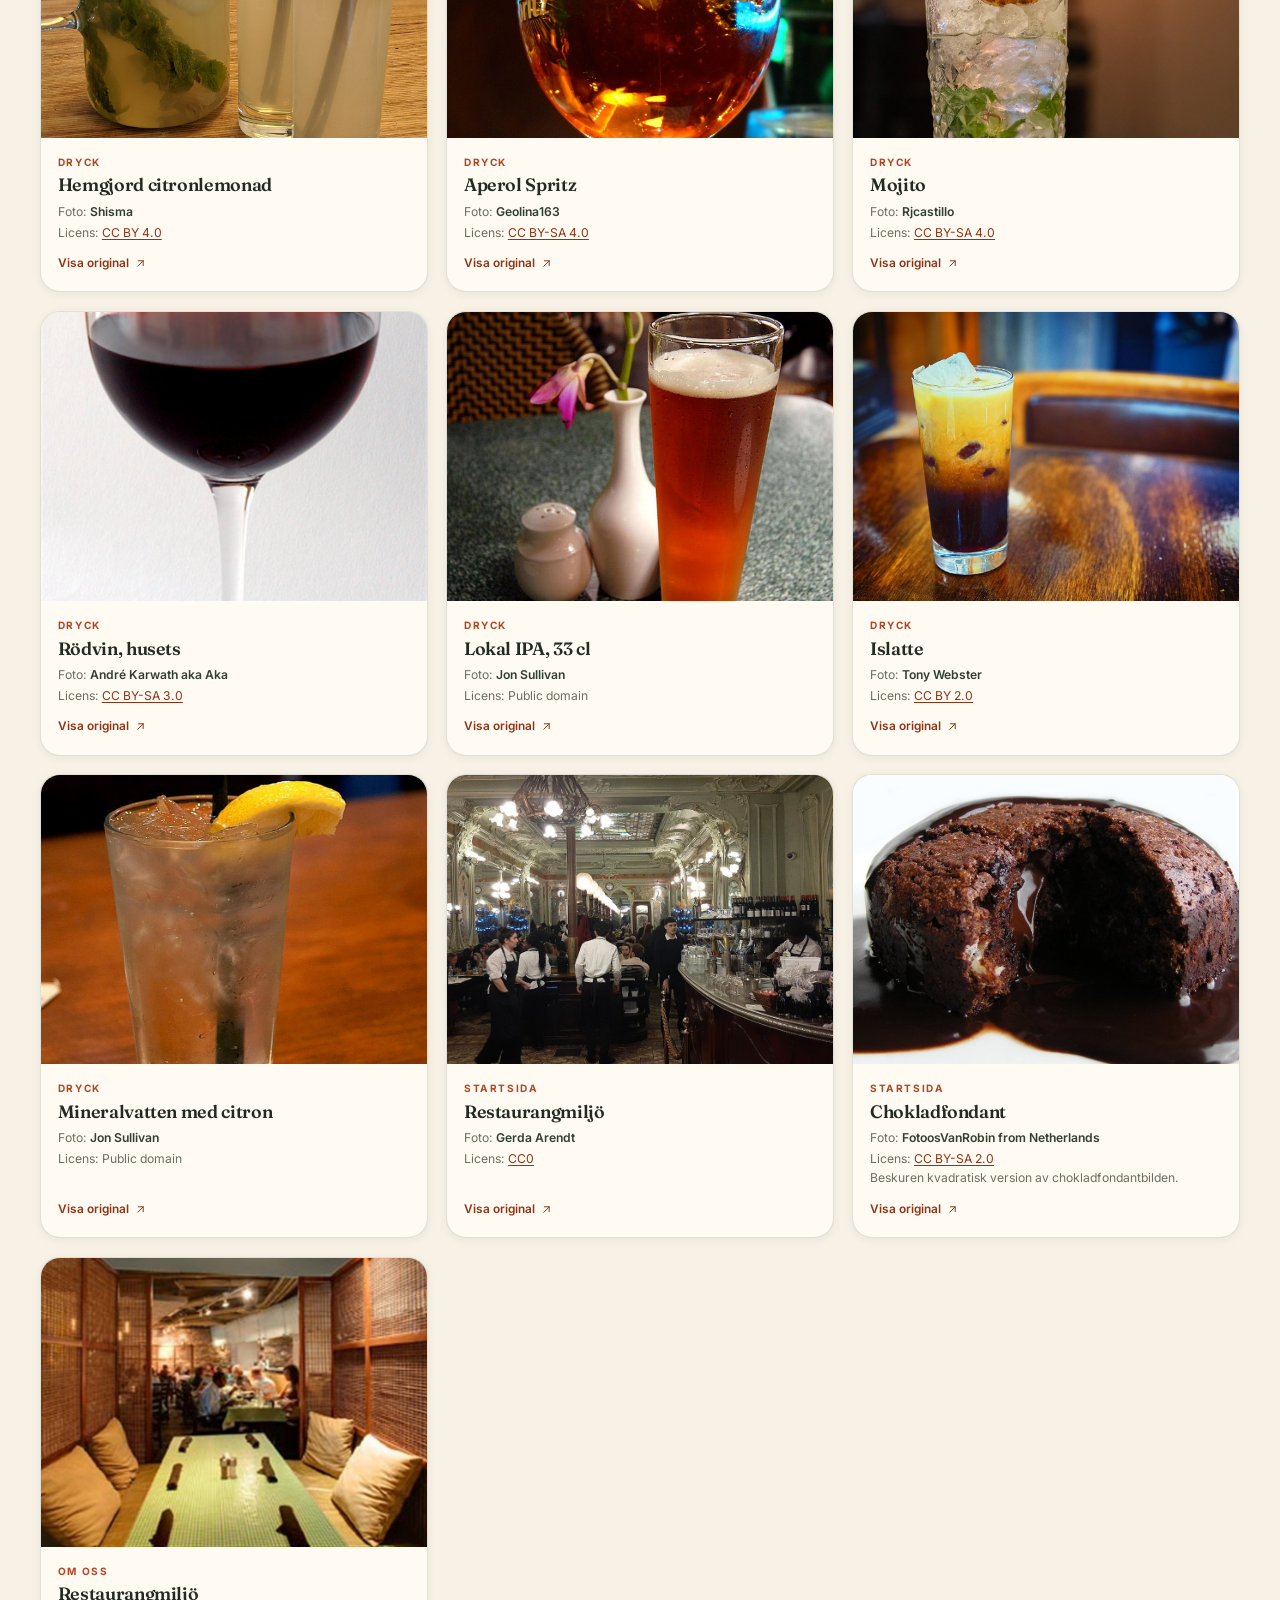
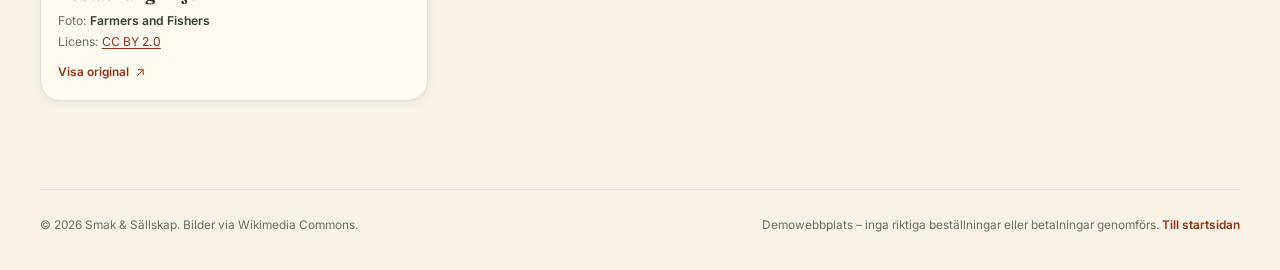
<file: bilder.html>
<!DOCTYPE html>
<html lang="sv">
<head>
  <meta charset="UTF-8">
  <meta name="viewport" content="width=device-width, initial-scale=1">
  <title>Bildkällor – Smak &amp; Sällskap</title>
  <meta name="description" content="Bildkällor och licenser för fotografierna på Smak &amp; Sällskaps webbplats.">
  <link rel="icon" href="data:image/svg+xml,%3Csvg xmlns='http://www.w3.org/2000/svg' viewBox='0 0 64 64'%3E%3Ccircle cx='32' cy='32' r='32' fill='%23b34524'/%3E%3Ctext x='32' y='44' text-anchor='middle' font-family='Georgia,serif' font-size='34' fill='%23f7f1e6'%3ES%3C/text%3E%3C/svg%3E">
  <link rel="preconnect" href="https://fonts.googleapis.com">
  <link rel="preconnect" href="https://fonts.gstatic.com" crossorigin>
  <link href="https://fonts.googleapis.com/css2?family=Fraunces:ital,opsz,wght@0,9..144,400;0,9..144,500;0,9..144,600;0,9..144,700;1,9..144,500;1,9..144,600&family=Inter:wght@400;500;600;700&display=swap" rel="stylesheet">
  <link rel="stylesheet" href="styles.css">
</head>
<body>
  <a class="skip-link" href="#innehall">Hoppa till innehållet</a>

  <header class="credits-header">
    <div class="container header-inner">
      <a class="brand" href="index.html" aria-label="Smak &amp; Sällskap – startsida">
        <span class="brand-mark" aria-hidden="true">
          <svg viewBox="0 0 40 40" fill="none">
            <circle cx="20" cy="20" r="18.5" stroke="currentColor" stroke-width="1.5"></circle>
            <path d="M14 10v8.5a2.8 2.8 0 0 0 5.6 0V10" stroke="currentColor" stroke-width="1.7" stroke-linecap="round"></path>
            <path d="M16.8 20.5V30" stroke="currentColor" stroke-width="1.7" stroke-linecap="round"></path>
            <path d="M25.5 10c-1.7 2.6-2.5 5.2-2.5 7.7 0 2.2 1 3.7 2.5 4.4V30" stroke="currentColor" stroke-width="1.7" stroke-linecap="round" stroke-linejoin="round"></path>
          </svg>
        </span>
        <span class="brand-text">
          <span class="brand-name">Smak &amp; Sällskap</span>
          <span class="brand-sub">Restaurang &amp; bar</span>
        </span>
      </a>
      <a class="btn btn-ghost" href="index.html">
        <svg viewBox="0 0 24 24" fill="none" stroke="currentColor" stroke-width="1.8" stroke-linecap="round" stroke-linejoin="round" aria-hidden="true"><path d="M19 12H5"></path><path d="m11 18-6-6 6-6"></path></svg>
        Tillbaka till webbplatsen
      </a>
    </div>
  </header>

  <main class="credits-main" id="innehall">
    <div class="container">
      <p class="eyebrow">Bildkällor</p>
      <h1>Fotografier &amp; licenser</h1>
      <p class="credits-intro">Fotografierna på den här demowebbplatsen kommer från Wikimedia Commons. Varje bild används enligt sin licens och här finns fotograf, licens och en länk till originalbilden. Klicka på en bild för att öppna originalet.</p>
      <p class="credits-note">
        <svg viewBox="0 0 24 24" fill="none" stroke="currentColor" stroke-width="1.7" stroke-linecap="round" aria-hidden="true"><circle cx="12" cy="12" r="8.5"></circle><path d="M12 11v5"></path><path d="M12 8h.01"></path></svg>
        <span>Smak &amp; Sällskap är en fiktiv restaurang. Bilderna är endast exempel och visar inte nödvändigtvis rätterna exakt som de serveras.</span>
      </p>

      <ul class="credits-grid">
        <li class="credit-card">
          <a class="credit-thumb" href="https://commons.wikimedia.org/wiki/File:Close-up_of_garlic_bread.jpg" target="_blank" rel="noopener noreferrer" title="File:Close-up of garlic bread.jpg">
            <img src="images/vitloksbrod.jpg" alt="Vitlöksbröd med örtolja" width="1200" height="900" loading="lazy">
          </a>
          <div class="credit-body">
            <p class="credit-cat">Förrätt</p>
            <h2>Vitlöksbröd med örtolja</h2>
            <p class="credit-meta">Foto: <strong>Acagastya</strong></p>
            <p class="credit-license">Licens: <a href="http://creativecommons.org/publicdomain/zero/1.0/deed.en" target="_blank" rel="noopener noreferrer">CC0</a></p>
            
            <a class="credit-link" href="https://commons.wikimedia.org/wiki/File:Close-up_of_garlic_bread.jpg" target="_blank" rel="noopener noreferrer">
              Visa original
              <svg viewBox="0 0 24 24" fill="none" stroke="currentColor" stroke-width="1.8" stroke-linecap="round" stroke-linejoin="round" aria-hidden="true"><path d="M7 17 17 7"></path><path d="M8 7h9v9"></path></svg>
            </a>
          </div>
        </li>
        <li class="credit-card">
          <a class="credit-thumb" href="https://commons.wikimedia.org/wiki/File:Bruschetta_(34699838).jpeg" target="_blank" rel="noopener noreferrer" title="File:Bruschetta (34699838).jpeg">
            <img src="images/bruschetta.jpg" alt="Bruschetta al Pomodoro" width="1200" height="900" loading="lazy">
          </a>
          <div class="credit-body">
            <p class="credit-cat">Förrätt</p>
            <h2>Bruschetta al Pomodoro</h2>
            <p class="credit-meta">Foto: <strong>Petr Chutny</strong></p>
            <p class="credit-license">Licens: <a href="https://creativecommons.org/licenses/by/3.0" target="_blank" rel="noopener noreferrer">CC BY 3.0</a></p>
            
            <a class="credit-link" href="https://commons.wikimedia.org/wiki/File:Bruschetta_(34699838).jpeg" target="_blank" rel="noopener noreferrer">
              Visa original
              <svg viewBox="0 0 24 24" fill="none" stroke="currentColor" stroke-width="1.8" stroke-linecap="round" stroke-linejoin="round" aria-hidden="true"><path d="M7 17 17 7"></path><path d="M8 7h9v9"></path></svg>
            </a>
          </div>
        </li>
        <li class="credit-card">
          <a class="credit-thumb" href="https://commons.wikimedia.org/wiki/File:Toast_skagen_med_l%C3%B6jrom_och_citron,_November_2023.jpg" target="_blank" rel="noopener noreferrer" title="File:Toast skagen med löjrom och citron, November 2023.jpg">
            <img src="images/toast-skagen.jpg" alt="Toast Skagen" width="1200" height="900" loading="lazy">
          </a>
          <div class="credit-body">
            <p class="credit-cat">Förrätt</p>
            <h2>Toast Skagen</h2>
            <p class="credit-meta">Foto: <strong>Liamking17</strong></p>
            <p class="credit-license">Licens: <a href="https://creativecommons.org/licenses/by-sa/4.0" target="_blank" rel="noopener noreferrer">CC BY-SA 4.0</a></p>
            
            <a class="credit-link" href="https://commons.wikimedia.org/wiki/File:Toast_skagen_med_l%C3%B6jrom_och_citron,_November_2023.jpg" target="_blank" rel="noopener noreferrer">
              Visa original
              <svg viewBox="0 0 24 24" fill="none" stroke="currentColor" stroke-width="1.8" stroke-linecap="round" stroke-linejoin="round" aria-hidden="true"><path d="M7 17 17 7"></path><path d="M8 7h9v9"></path></svg>
            </a>
          </div>
        </li>
        <li class="credit-card">
          <a class="credit-thumb" href="https://commons.wikimedia.org/wiki/File:Grilled_Halloumi.jpg" target="_blank" rel="noopener noreferrer" title="File:Grilled Halloumi.jpg">
            <img src="images/halloumi-honung.jpg" alt="Krispig halloumi med honung" width="1200" height="900" loading="lazy">
          </a>
          <div class="credit-body">
            <p class="credit-cat">Förrätt</p>
            <h2>Krispig halloumi med honung</h2>
            <p class="credit-meta">Foto: <strong>Hmioannou</strong></p>
            <p class="credit-license">Licens: <a href="https://creativecommons.org/licenses/by/3.0" target="_blank" rel="noopener noreferrer">CC BY 3.0</a></p>
            
            <a class="credit-link" href="https://commons.wikimedia.org/wiki/File:Grilled_Halloumi.jpg" target="_blank" rel="noopener noreferrer">
              Visa original
              <svg viewBox="0 0 24 24" fill="none" stroke="currentColor" stroke-width="1.8" stroke-linecap="round" stroke-linejoin="round" aria-hidden="true"><path d="M7 17 17 7"></path><path d="M8 7h9v9"></path></svg>
            </a>
          </div>
        </li>
        <li class="credit-card">
          <a class="credit-thumb" href="https://commons.wikimedia.org/wiki/File:Tomato_Basil_Soup.jpg" target="_blank" rel="noopener noreferrer" title="File:Tomato Basil Soup.jpg">
            <img src="images/tomatsoppa.jpg" alt="Rostad tomatsoppa" width="1200" height="900" loading="lazy">
          </a>
          <div class="credit-body">
            <p class="credit-cat">Förrätt</p>
            <h2>Rostad tomatsoppa</h2>
            <p class="credit-meta">Foto: <strong>Srujanabotcha</strong></p>
            <p class="credit-license">Licens: <a href="https://creativecommons.org/licenses/by-sa/4.0" target="_blank" rel="noopener noreferrer">CC BY-SA 4.0</a></p>
            
            <a class="credit-link" href="https://commons.wikimedia.org/wiki/File:Tomato_Basil_Soup.jpg" target="_blank" rel="noopener noreferrer">
              Visa original
              <svg viewBox="0 0 24 24" fill="none" stroke="currentColor" stroke-width="1.8" stroke-linecap="round" stroke-linejoin="round" aria-hidden="true"><path d="M7 17 17 7"></path><path d="M8 7h9v9"></path></svg>
            </a>
          </div>
        </li>
        <li class="credit-card">
          <a class="credit-thumb" href="https://commons.wikimedia.org/wiki/File:Espaguetis_carbonara.jpg" target="_blank" rel="noopener noreferrer" title="File:Espaguetis carbonara.jpg">
            <img src="images/pasta-carbonara.jpg" alt="Pasta Carbonara" width="1200" height="900" loading="lazy">
          </a>
          <div class="credit-body">
            <p class="credit-cat">Huvudrätt</p>
            <h2>Pasta Carbonara</h2>
            <p class="credit-meta">Foto: <strong>Javier Somoza</strong></p>
            <p class="credit-license">Licens: <a href="https://creativecommons.org/licenses/by-sa/4.0" target="_blank" rel="noopener noreferrer">CC BY-SA 4.0</a></p>
            
            <a class="credit-link" href="https://commons.wikimedia.org/wiki/File:Espaguetis_carbonara.jpg" target="_blank" rel="noopener noreferrer">
              Visa original
              <svg viewBox="0 0 24 24" fill="none" stroke="currentColor" stroke-width="1.8" stroke-linecap="round" stroke-linejoin="round" aria-hidden="true"><path d="M7 17 17 7"></path><path d="M8 7h9v9"></path></svg>
            </a>
          </div>
        </li>
        <li class="credit-card">
          <a class="credit-thumb" href="https://commons.wikimedia.org/wiki/File:Grilled_plated_salmon_fillet.jpg" target="_blank" rel="noopener noreferrer" title="File:Grilled plated salmon fillet.jpg">
            <img src="images/grillad-lax.jpg" alt="Grillad lax med dillsås" width="1200" height="900" loading="lazy">
          </a>
          <div class="credit-body">
            <p class="credit-cat">Huvudrätt</p>
            <h2>Grillad lax med dillsås</h2>
            <p class="credit-meta">Foto: <strong>DanaTentis</strong></p>
            <p class="credit-license">Licens: <a href="http://creativecommons.org/publicdomain/zero/1.0/deed.en" target="_blank" rel="noopener noreferrer">CC0</a></p>
            
            <a class="credit-link" href="https://commons.wikimedia.org/wiki/File:Grilled_plated_salmon_fillet.jpg" target="_blank" rel="noopener noreferrer">
              Visa original
              <svg viewBox="0 0 24 24" fill="none" stroke="currentColor" stroke-width="1.8" stroke-linecap="round" stroke-linejoin="round" aria-hidden="true"><path d="M7 17 17 7"></path><path d="M8 7h9v9"></path></svg>
            </a>
          </div>
        </li>
        <li class="credit-card">
          <a class="credit-thumb" href="https://commons.wikimedia.org/wiki/File:K%C3%B6ttbullar_-_Swedish_meatballs.jpg" target="_blank" rel="noopener noreferrer" title="File:Köttbullar - Swedish meatballs.jpg">
            <img src="images/kottbullar.jpg" alt="Köttbullar med gräddsås" width="1200" height="900" loading="lazy">
          </a>
          <div class="credit-body">
            <p class="credit-cat">Huvudrätt</p>
            <h2>Köttbullar med gräddsås</h2>
            <p class="credit-meta">Foto: <strong>Jonas Nordström</strong></p>
            <p class="credit-license">Licens: <a href="https://creativecommons.org/licenses/by/2.0" target="_blank" rel="noopener noreferrer">CC BY 2.0</a></p>
            
            <a class="credit-link" href="https://commons.wikimedia.org/wiki/File:K%C3%B6ttbullar_-_Swedish_meatballs.jpg" target="_blank" rel="noopener noreferrer">
              Visa original
              <svg viewBox="0 0 24 24" fill="none" stroke="currentColor" stroke-width="1.8" stroke-linecap="round" stroke-linejoin="round" aria-hidden="true"><path d="M7 17 17 7"></path><path d="M8 7h9v9"></path></svg>
            </a>
          </div>
        </li>
        <li class="credit-card">
          <a class="credit-thumb" href="https://commons.wikimedia.org/wiki/File:Margherita_pizza_on_plate.jpg" target="_blank" rel="noopener noreferrer" title="File:Margherita pizza on plate.jpg">
            <img src="images/pizza-margherita.jpg" alt="Pizza Margherita" width="1200" height="900" loading="lazy">
          </a>
          <div class="credit-body">
            <p class="credit-cat">Huvudrätt</p>
            <h2>Pizza Margherita</h2>
            <p class="credit-meta">Foto: <strong>Shisma</strong></p>
            <p class="credit-license">Licens: <a href="https://creativecommons.org/licenses/by/4.0" target="_blank" rel="noopener noreferrer">CC BY 4.0</a></p>
            
            <a class="credit-link" href="https://commons.wikimedia.org/wiki/File:Margherita_pizza_on_plate.jpg" target="_blank" rel="noopener noreferrer">
              Visa original
              <svg viewBox="0 0 24 24" fill="none" stroke="currentColor" stroke-width="1.8" stroke-linecap="round" stroke-linejoin="round" aria-hidden="true"><path d="M7 17 17 7"></path><path d="M8 7h9v9"></path></svg>
            </a>
          </div>
        </li>
        <li class="credit-card">
          <a class="credit-thumb" href="https://commons.wikimedia.org/wiki/File:RiktigBiffRydberg.jpg" target="_blank" rel="noopener noreferrer" title="File:RiktigBiffRydberg.jpg">
            <img src="images/biff-rydberg.jpg" alt="Biff Rydberg" width="1200" height="900" loading="lazy">
          </a>
          <div class="credit-body">
            <p class="credit-cat">Huvudrätt</p>
            <h2>Biff Rydberg</h2>
            <p class="credit-meta">Foto: <strong>Soer</strong></p>
            <p class="credit-license">Licens: <a href="https://creativecommons.org/licenses/by-sa/4.0" target="_blank" rel="noopener noreferrer">CC BY-SA 4.0</a></p>
            
            <a class="credit-link" href="https://commons.wikimedia.org/wiki/File:RiktigBiffRydberg.jpg" target="_blank" rel="noopener noreferrer">
              Visa original
              <svg viewBox="0 0 24 24" fill="none" stroke="currentColor" stroke-width="1.8" stroke-linecap="round" stroke-linejoin="round" aria-hidden="true"><path d="M7 17 17 7"></path><path d="M8 7h9v9"></path></svg>
            </a>
          </div>
        </li>
        <li class="credit-card">
          <a class="credit-thumb" href="https://commons.wikimedia.org/wiki/File:Chana_Masala_-_Mohammed_-_Spice_Of_Life_2024-05-27.jpg" target="_blank" rel="noopener noreferrer" title="File:Chana Masala - Mohammed - Spice Of Life 2024-05-27.jpg">
            <img src="images/kikarts-curry.jpg" alt="Kryddstark kikärtscurry" width="1200" height="900" loading="lazy">
          </a>
          <div class="credit-body">
            <p class="credit-cat">Huvudrätt</p>
            <h2>Kryddstark kikärtscurry</h2>
            <p class="credit-meta">Foto: <strong>Andy Li</strong></p>
            <p class="credit-license">Licens: <a href="http://creativecommons.org/publicdomain/zero/1.0/deed.en" target="_blank" rel="noopener noreferrer">CC0</a></p>
            
            <a class="credit-link" href="https://commons.wikimedia.org/wiki/File:Chana_Masala_-_Mohammed_-_Spice_Of_Life_2024-05-27.jpg" target="_blank" rel="noopener noreferrer">
              Visa original
              <svg viewBox="0 0 24 24" fill="none" stroke="currentColor" stroke-width="1.8" stroke-linecap="round" stroke-linejoin="round" aria-hidden="true"><path d="M7 17 17 7"></path><path d="M8 7h9v9"></path></svg>
            </a>
          </div>
        </li>
        <li class="credit-card">
          <a class="credit-thumb" href="https://commons.wikimedia.org/wiki/File:Fettuccini_alfredo_with_grilled_chicken_(Medici)_(53448852).jpg" target="_blank" rel="noopener noreferrer" title="File:Fettuccini alfredo with grilled chicken (Medici) (53448852).jpg">
            <img src="images/kyckling-alfredo.jpg" alt="Kyckling Alfredo" width="1200" height="900" loading="lazy">
          </a>
          <div class="credit-body">
            <p class="credit-cat">Huvudrätt</p>
            <h2>Kyckling Alfredo</h2>
            <p class="credit-meta">Foto: <strong>Kim Scarborough from Chicago, IL</strong></p>
            <p class="credit-license">Licens: <a href="https://creativecommons.org/licenses/by-sa/2.0" target="_blank" rel="noopener noreferrer">CC BY-SA 2.0</a></p>
            
            <a class="credit-link" href="https://commons.wikimedia.org/wiki/File:Fettuccini_alfredo_with_grilled_chicken_(Medici)_(53448852).jpg" target="_blank" rel="noopener noreferrer">
              Visa original
              <svg viewBox="0 0 24 24" fill="none" stroke="currentColor" stroke-width="1.8" stroke-linecap="round" stroke-linejoin="round" aria-hidden="true"><path d="M7 17 17 7"></path><path d="M8 7h9v9"></path></svg>
            </a>
          </div>
        </li>
        <li class="credit-card">
          <a class="credit-thumb" href="https://commons.wikimedia.org/wiki/File:R%C3%A4kmacka_20130616.jpg" target="_blank" rel="noopener noreferrer" title="File:Räkmacka 20130616.jpg">
            <img src="images/rakmacka.jpg" alt="Räkmacka deluxe" width="1200" height="900" loading="lazy">
          </a>
          <div class="credit-body">
            <p class="credit-cat">Huvudrätt</p>
            <h2>Räkmacka deluxe</h2>
            <p class="credit-meta">Foto: <strong>Nord68</strong></p>
            <p class="credit-license">Licens: <a href="https://creativecommons.org/licenses/by-sa/4.0" target="_blank" rel="noopener noreferrer">CC BY-SA 4.0</a></p>
            
            <a class="credit-link" href="https://commons.wikimedia.org/wiki/File:R%C3%A4kmacka_20130616.jpg" target="_blank" rel="noopener noreferrer">
              Visa original
              <svg viewBox="0 0 24 24" fill="none" stroke="currentColor" stroke-width="1.8" stroke-linecap="round" stroke-linejoin="round" aria-hidden="true"><path d="M7 17 17 7"></path><path d="M8 7h9v9"></path></svg>
            </a>
          </div>
        </li>
        <li class="credit-card">
          <a class="credit-thumb" href="https://commons.wikimedia.org/wiki/File:Falafel_wrap_at_Down_The_Rabbit_Hole_2018.jpg" target="_blank" rel="noopener noreferrer" title="File:Falafel wrap at Down The Rabbit Hole 2018.jpg">
            <img src="images/falafelwrap.jpg" alt="Falafelwrap med tahini" width="1200" height="900" loading="lazy">
          </a>
          <div class="credit-body">
            <p class="credit-cat">Huvudrätt</p>
            <h2>Falafelwrap med tahini</h2>
            <p class="credit-meta">Foto: <strong>FakirNL</strong></p>
            <p class="credit-license">Licens: <a href="https://creativecommons.org/licenses/by-sa/4.0" target="_blank" rel="noopener noreferrer">CC BY-SA 4.0</a></p>
            
            <a class="credit-link" href="https://commons.wikimedia.org/wiki/File:Falafel_wrap_at_Down_The_Rabbit_Hole_2018.jpg" target="_blank" rel="noopener noreferrer">
              Visa original
              <svg viewBox="0 0 24 24" fill="none" stroke="currentColor" stroke-width="1.8" stroke-linecap="round" stroke-linejoin="round" aria-hidden="true"><path d="M7 17 17 7"></path><path d="M8 7h9v9"></path></svg>
            </a>
          </div>
        </li>
        <li class="credit-card">
          <a class="credit-thumb" href="https://commons.wikimedia.org/wiki/File:Kladdkaka-med-vispgradde.jpg" target="_blank" rel="noopener noreferrer" title="File:Kladdkaka-med-vispgradde.jpg">
            <img src="images/kladdkaka.jpg" alt="Kladdkaka med grädde" width="1200" height="900" loading="lazy">
          </a>
          <div class="credit-body">
            <p class="credit-cat">Efterrätt</p>
            <h2>Kladdkaka med grädde</h2>
            <p class="credit-meta">Foto: <strong>Andreas Ivarsson</strong></p>
            <p class="credit-license">Licens: <a href="https://creativecommons.org/licenses/by/2.0" target="_blank" rel="noopener noreferrer">CC BY 2.0</a></p>
            
            <a class="credit-link" href="https://commons.wikimedia.org/wiki/File:Kladdkaka-med-vispgradde.jpg" target="_blank" rel="noopener noreferrer">
              Visa original
              <svg viewBox="0 0 24 24" fill="none" stroke="currentColor" stroke-width="1.8" stroke-linecap="round" stroke-linejoin="round" aria-hidden="true"><path d="M7 17 17 7"></path><path d="M8 7h9v9"></path></svg>
            </a>
          </div>
        </li>
        <li class="credit-card">
          <a class="credit-thumb" href="https://commons.wikimedia.org/wiki/File:Cr%C3%A8me_br%C3%BBl%C3%A9e_at_restaurant_in_Zushi.jpg" target="_blank" rel="noopener noreferrer" title="File:Crème brûlée at restaurant in Zushi.jpg">
            <img src="images/creme-brulee.jpg" alt="Crème brûlée" width="1200" height="900" loading="lazy">
          </a>
          <div class="credit-body">
            <p class="credit-cat">Efterrätt</p>
            <h2>Crème brûlée</h2>
            <p class="credit-meta">Foto: <strong>Syced</strong></p>
            <p class="credit-license">Licens: <a href="http://creativecommons.org/publicdomain/zero/1.0/deed.en" target="_blank" rel="noopener noreferrer">CC0</a></p>
            
            <a class="credit-link" href="https://commons.wikimedia.org/wiki/File:Cr%C3%A8me_br%C3%BBl%C3%A9e_at_restaurant_in_Zushi.jpg" target="_blank" rel="noopener noreferrer">
              Visa original
              <svg viewBox="0 0 24 24" fill="none" stroke="currentColor" stroke-width="1.8" stroke-linecap="round" stroke-linejoin="round" aria-hidden="true"><path d="M7 17 17 7"></path><path d="M8 7h9v9"></path></svg>
            </a>
          </div>
        </li>
        <li class="credit-card">
          <a class="credit-thumb" href="https://commons.wikimedia.org/wiki/File:Apple_cake_with_vanilla_ice_cream_2.jpg" target="_blank" rel="noopener noreferrer" title="File:Apple cake with vanilla ice cream 2.jpg">
            <img src="images/appelkaka.jpg" alt="Äppelkaka med vaniljsås" width="1200" height="900" loading="lazy">
          </a>
          <div class="credit-body">
            <p class="credit-cat">Efterrätt</p>
            <h2>Äppelkaka med vaniljsås</h2>
            <p class="credit-meta">Foto: <strong>W.carter</strong></p>
            <p class="credit-license">Licens: <a href="http://creativecommons.org/publicdomain/zero/1.0/deed.en" target="_blank" rel="noopener noreferrer">CC0</a></p>
            
            <a class="credit-link" href="https://commons.wikimedia.org/wiki/File:Apple_cake_with_vanilla_ice_cream_2.jpg" target="_blank" rel="noopener noreferrer">
              Visa original
              <svg viewBox="0 0 24 24" fill="none" stroke="currentColor" stroke-width="1.8" stroke-linecap="round" stroke-linejoin="round" aria-hidden="true"><path d="M7 17 17 7"></path><path d="M8 7h9v9"></path></svg>
            </a>
          </div>
        </li>
        <li class="credit-card">
          <a class="credit-thumb" href="https://commons.wikimedia.org/wiki/File:Chocolate_Fondant.jpg" target="_blank" rel="noopener noreferrer" title="File:Chocolate Fondant.jpg">
            <img src="images/chokladfondant.jpg" alt="Chokladfondant" width="1200" height="900" loading="lazy">
          </a>
          <div class="credit-body">
            <p class="credit-cat">Efterrätt</p>
            <h2>Chokladfondant</h2>
            <p class="credit-meta">Foto: <strong>FotoosVanRobin from Netherlands</strong></p>
            <p class="credit-license">Licens: <a href="https://creativecommons.org/licenses/by-sa/2.0" target="_blank" rel="noopener noreferrer">CC BY-SA 2.0</a></p>
            
            <a class="credit-link" href="https://commons.wikimedia.org/wiki/File:Chocolate_Fondant.jpg" target="_blank" rel="noopener noreferrer">
              Visa original
              <svg viewBox="0 0 24 24" fill="none" stroke="currentColor" stroke-width="1.8" stroke-linecap="round" stroke-linejoin="round" aria-hidden="true"><path d="M7 17 17 7"></path><path d="M8 7h9v9"></path></svg>
            </a>
          </div>
        </li>
        <li class="credit-card">
          <a class="credit-thumb" href="https://commons.wikimedia.org/wiki/File:Panna_Cotta_with_fresh_berries.jpg" target="_blank" rel="noopener noreferrer" title="File:Panna Cotta with fresh berries.jpg">
            <img src="images/pannacotta.jpg" alt="Pannacotta med bär" width="1200" height="900" loading="lazy">
          </a>
          <div class="credit-body">
            <p class="credit-cat">Efterrätt</p>
            <h2>Pannacotta med bär</h2>
            <p class="credit-meta">Foto: <strong>Kimberly Vardeman</strong></p>
            <p class="credit-license">Licens: <a href="https://creativecommons.org/licenses/by/2.0" target="_blank" rel="noopener noreferrer">CC BY 2.0</a></p>
            
            <a class="credit-link" href="https://commons.wikimedia.org/wiki/File:Panna_Cotta_with_fresh_berries.jpg" target="_blank" rel="noopener noreferrer">
              Visa original
              <svg viewBox="0 0 24 24" fill="none" stroke="currentColor" stroke-width="1.8" stroke-linecap="round" stroke-linejoin="round" aria-hidden="true"><path d="M7 17 17 7"></path><path d="M8 7h9v9"></path></svg>
            </a>
          </div>
        </li>
        <li class="credit-card">
          <a class="credit-thumb" href="https://commons.wikimedia.org/wiki/File:Gold_Digger_-Sundae_with_salted_caramel_and_-chocolate_ice_cream_drizzled_with_-butterscotch_and_hot_-fudge._From_Hans%27_Homemade_Ice_Cream_at_the_Anaheim_Packing_House._-icecream_-dessert_-foodporn_-nofilter_(14658377071).jpg" target="_blank" rel="noopener noreferrer" title="File:Gold Digger -Sundae with salted caramel and -chocolate ice cream drizzled with -butterscotch and hot -fudge. From Hans&#39; Homemade Ice Cream at the Anaheim Packing House. -icecream -dessert -foodporn -nofilter (14658377071).jpg">
            <img src="images/glass-saltkaramell.jpg" alt="Glass med saltkolasås" width="1200" height="900" loading="lazy">
          </a>
          <div class="credit-body">
            <p class="credit-cat">Efterrätt</p>
            <h2>Glass med saltkolasås</h2>
            <p class="credit-meta">Foto: <strong>Drew Hubbard, Ben Waters</strong></p>
            <p class="credit-license">Licens: <a href="https://creativecommons.org/licenses/by/2.0" target="_blank" rel="noopener noreferrer">CC BY 2.0</a></p>
            
            <a class="credit-link" href="https://commons.wikimedia.org/wiki/File:Gold_Digger_-Sundae_with_salted_caramel_and_-chocolate_ice_cream_drizzled_with_-butterscotch_and_hot_-fudge._From_Hans%27_Homemade_Ice_Cream_at_the_Anaheim_Packing_House._-icecream_-dessert_-foodporn_-nofilter_(14658377071).jpg" target="_blank" rel="noopener noreferrer">
              Visa original
              <svg viewBox="0 0 24 24" fill="none" stroke="currentColor" stroke-width="1.8" stroke-linecap="round" stroke-linejoin="round" aria-hidden="true"><path d="M7 17 17 7"></path><path d="M8 7h9v9"></path></svg>
            </a>
          </div>
        </li>
        <li class="credit-card">
          <a class="credit-thumb" href="https://commons.wikimedia.org/wiki/File:Gravy_img.jpg" target="_blank" rel="noopener noreferrer" title="File:Gravy img.jpg">
            <img src="images/graddsas.jpg" alt="Gräddsås" width="1200" height="900" loading="lazy">
          </a>
          <div class="credit-body">
            <p class="credit-cat">Sås</p>
            <h2>Gräddsås</h2>
            <p class="credit-meta">Foto: <strong>KISUMAR123</strong></p>
            <p class="credit-license">Licens: <a href="http://creativecommons.org/publicdomain/zero/1.0/deed.en" target="_blank" rel="noopener noreferrer">CC0</a></p>
            
            <a class="credit-link" href="https://commons.wikimedia.org/wiki/File:Gravy_img.jpg" target="_blank" rel="noopener noreferrer">
              Visa original
              <svg viewBox="0 0 24 24" fill="none" stroke="currentColor" stroke-width="1.8" stroke-linecap="round" stroke-linejoin="round" aria-hidden="true"><path d="M7 17 17 7"></path><path d="M8 7h9v9"></path></svg>
            </a>
          </div>
        </li>
        <li class="credit-card">
          <a class="credit-thumb" href="https://commons.wikimedia.org/wiki/File:Sauce_Bearnaise_2.jpg" target="_blank" rel="noopener noreferrer" title="File:Sauce Bearnaise 2.jpg">
            <img src="images/bearnaisesas.jpg" alt="Bearnaisesås" width="1200" height="900" loading="lazy">
          </a>
          <div class="credit-body">
            <p class="credit-cat">Sås</p>
            <h2>Bearnaisesås</h2>
            <p class="credit-meta">Foto: <strong>Sacha47</strong></p>
            <p class="credit-license">Licens: <a href="https://creativecommons.org/licenses/by-sa/4.0" target="_blank" rel="noopener noreferrer">CC BY-SA 4.0</a></p>
            
            <a class="credit-link" href="https://commons.wikimedia.org/wiki/File:Sauce_Bearnaise_2.jpg" target="_blank" rel="noopener noreferrer">
              Visa original
              <svg viewBox="0 0 24 24" fill="none" stroke="currentColor" stroke-width="1.8" stroke-linecap="round" stroke-linejoin="round" aria-hidden="true"><path d="M7 17 17 7"></path><path d="M8 7h9v9"></path></svg>
            </a>
          </div>
        </li>
        <li class="credit-card">
          <a class="credit-thumb" href="https://commons.wikimedia.org/wiki/File:Salmon_with_Dill_Sauce_(2466256513).jpg" target="_blank" rel="noopener noreferrer" title="File:Salmon with Dill Sauce (2466256513).jpg">
            <img src="images/dillsas.jpg" alt="Dillsås" width="1200" height="900" loading="lazy">
          </a>
          <div class="credit-body">
            <p class="credit-cat">Sås</p>
            <h2>Dillsås</h2>
            <p class="credit-meta">Foto: <strong>Mack Male from Edmonton, AB, Canada</strong></p>
            <p class="credit-license">Licens: <a href="https://creativecommons.org/licenses/by-sa/2.0" target="_blank" rel="noopener noreferrer">CC BY-SA 2.0</a></p>
            
            <a class="credit-link" href="https://commons.wikimedia.org/wiki/File:Salmon_with_Dill_Sauce_(2466256513).jpg" target="_blank" rel="noopener noreferrer">
              Visa original
              <svg viewBox="0 0 24 24" fill="none" stroke="currentColor" stroke-width="1.8" stroke-linecap="round" stroke-linejoin="round" aria-hidden="true"><path d="M7 17 17 7"></path><path d="M8 7h9v9"></path></svg>
            </a>
          </div>
        </li>
        <li class="credit-card">
          <a class="credit-thumb" href="https://commons.wikimedia.org/wiki/File:Aioli_mit_Oliven.jpg" target="_blank" rel="noopener noreferrer" title="File:Aioli mit Oliven.jpg">
            <img src="images/vitlokssas.jpg" alt="Vitlökssås" width="1200" height="900" loading="lazy">
          </a>
          <div class="credit-body">
            <p class="credit-cat">Sås</p>
            <h2>Vitlökssås</h2>
            <p class="credit-meta">Foto: <strong>Robert Kindermann aka RobertK . User RobertK on de.wikipedia</strong></p>
            <p class="credit-license">Licens: <a href="https://creativecommons.org/licenses/by-sa/2.0/de/deed.en" target="_blank" rel="noopener noreferrer">CC BY-SA 2.0 de</a></p>
            
            <a class="credit-link" href="https://commons.wikimedia.org/wiki/File:Aioli_mit_Oliven.jpg" target="_blank" rel="noopener noreferrer">
              Visa original
              <svg viewBox="0 0 24 24" fill="none" stroke="currentColor" stroke-width="1.8" stroke-linecap="round" stroke-linejoin="round" aria-hidden="true"><path d="M7 17 17 7"></path><path d="M8 7h9v9"></path></svg>
            </a>
          </div>
        </li>
        <li class="credit-card">
          <a class="credit-thumb" href="https://commons.wikimedia.org/wiki/File:Chimichurri_Sauce_Recipe_(13294194575).jpg" target="_blank" rel="noopener noreferrer" title="File:Chimichurri Sauce Recipe (13294194575).jpg">
            <img src="images/chimichurri.jpg" alt="Chimichurri" width="1200" height="900" loading="lazy">
          </a>
          <div class="credit-body">
            <p class="credit-cat">Sås</p>
            <h2>Chimichurri</h2>
            <p class="credit-meta">Foto: <strong>Dominic Lockyer</strong></p>
            <p class="credit-license">Licens: <a href="https://creativecommons.org/licenses/by/2.0" target="_blank" rel="noopener noreferrer">CC BY 2.0</a></p>
            
            <a class="credit-link" href="https://commons.wikimedia.org/wiki/File:Chimichurri_Sauce_Recipe_(13294194575).jpg" target="_blank" rel="noopener noreferrer">
              Visa original
              <svg viewBox="0 0 24 24" fill="none" stroke="currentColor" stroke-width="1.8" stroke-linecap="round" stroke-linejoin="round" aria-hidden="true"><path d="M7 17 17 7"></path><path d="M8 7h9v9"></path></svg>
            </a>
          </div>
        </li>
        <li class="credit-card">
          <a class="credit-thumb" href="https://commons.wikimedia.org/wiki/File:Peppercorn_sauce_dips.jpg" target="_blank" rel="noopener noreferrer" title="File:Peppercorn sauce dips.jpg">
            <img src="images/pepparsas.jpg" alt="Pepparsås" width="1200" height="900" loading="lazy">
          </a>
          <div class="credit-body">
            <p class="credit-cat">Sås</p>
            <h2>Pepparsås</h2>
            <p class="credit-meta">Foto: <strong>CNEcija12345</strong></p>
            <p class="credit-license">Licens: <a href="https://creativecommons.org/licenses/by-sa/4.0" target="_blank" rel="noopener noreferrer">CC BY-SA 4.0</a></p>
            
            <a class="credit-link" href="https://commons.wikimedia.org/wiki/File:Peppercorn_sauce_dips.jpg" target="_blank" rel="noopener noreferrer">
              Visa original
              <svg viewBox="0 0 24 24" fill="none" stroke="currentColor" stroke-width="1.8" stroke-linecap="round" stroke-linejoin="round" aria-hidden="true"><path d="M7 17 17 7"></path><path d="M8 7h9v9"></path></svg>
            </a>
          </div>
        </li>
        <li class="credit-card">
          <a class="credit-thumb" href="https://commons.wikimedia.org/wiki/File:Orange_juice_1_edit1.jpg" target="_blank" rel="noopener noreferrer" title="File:Orange juice 1 edit1.jpg">
            <img src="images/apelsinjuice.jpg" alt="Färskpressad apelsinjuice" width="1200" height="900" loading="lazy">
          </a>
          <div class="credit-body">
            <p class="credit-cat">Dryck</p>
            <h2>Färskpressad apelsinjuice</h2>
            <p class="credit-meta">Foto: <strong>Agency of the United States Department of Agriculture Edited Version by: Arad</strong></p>
            <p class="credit-license">Licens: Public domain</p>
            
            <a class="credit-link" href="https://commons.wikimedia.org/wiki/File:Orange_juice_1_edit1.jpg" target="_blank" rel="noopener noreferrer">
              Visa original
              <svg viewBox="0 0 24 24" fill="none" stroke="currentColor" stroke-width="1.8" stroke-linecap="round" stroke-linejoin="round" aria-hidden="true"><path d="M7 17 17 7"></path><path d="M8 7h9v9"></path></svg>
            </a>
          </div>
        </li>
        <li class="credit-card">
          <a class="credit-thumb" href="https://commons.wikimedia.org/wiki/File:Lemonade_2.jpg" target="_blank" rel="noopener noreferrer" title="File:Lemonade 2.jpg">
            <img src="images/citronlemonad.jpg" alt="Hemgjord citronlemonad" width="1200" height="900" loading="lazy">
          </a>
          <div class="credit-body">
            <p class="credit-cat">Dryck</p>
            <h2>Hemgjord citronlemonad</h2>
            <p class="credit-meta">Foto: <strong>Shisma</strong></p>
            <p class="credit-license">Licens: <a href="https://creativecommons.org/licenses/by/4.0" target="_blank" rel="noopener noreferrer">CC BY 4.0</a></p>
            
            <a class="credit-link" href="https://commons.wikimedia.org/wiki/File:Lemonade_2.jpg" target="_blank" rel="noopener noreferrer">
              Visa original
              <svg viewBox="0 0 24 24" fill="none" stroke="currentColor" stroke-width="1.8" stroke-linecap="round" stroke-linejoin="round" aria-hidden="true"><path d="M7 17 17 7"></path><path d="M8 7h9v9"></path></svg>
            </a>
          </div>
        </li>
        <li class="credit-card">
          <a class="credit-thumb" href="https://commons.wikimedia.org/wiki/File:Aperol_Spritz_2014a.jpg" target="_blank" rel="noopener noreferrer" title="File:Aperol Spritz 2014a.jpg">
            <img src="images/aperol-spritz.jpg" alt="Aperol Spritz" width="1200" height="900" loading="lazy">
          </a>
          <div class="credit-body">
            <p class="credit-cat">Dryck</p>
            <h2>Aperol Spritz</h2>
            <p class="credit-meta">Foto: <strong>Geolina163</strong></p>
            <p class="credit-license">Licens: <a href="https://creativecommons.org/licenses/by-sa/4.0" target="_blank" rel="noopener noreferrer">CC BY-SA 4.0</a></p>
            
            <a class="credit-link" href="https://commons.wikimedia.org/wiki/File:Aperol_Spritz_2014a.jpg" target="_blank" rel="noopener noreferrer">
              Visa original
              <svg viewBox="0 0 24 24" fill="none" stroke="currentColor" stroke-width="1.8" stroke-linecap="round" stroke-linejoin="round" aria-hidden="true"><path d="M7 17 17 7"></path><path d="M8 7h9v9"></path></svg>
            </a>
          </div>
        </li>
        <li class="credit-card">
          <a class="credit-thumb" href="https://commons.wikimedia.org/wiki/File:Fresh_Mojito_Premium.jpg" target="_blank" rel="noopener noreferrer" title="File:Fresh Mojito Premium.jpg">
            <img src="images/mojito.jpg" alt="Mojito" width="1200" height="900" loading="lazy">
          </a>
          <div class="credit-body">
            <p class="credit-cat">Dryck</p>
            <h2>Mojito</h2>
            <p class="credit-meta">Foto: <strong>Rjcastillo</strong></p>
            <p class="credit-license">Licens: <a href="https://creativecommons.org/licenses/by-sa/4.0" target="_blank" rel="noopener noreferrer">CC BY-SA 4.0</a></p>
            
            <a class="credit-link" href="https://commons.wikimedia.org/wiki/File:Fresh_Mojito_Premium.jpg" target="_blank" rel="noopener noreferrer">
              Visa original
              <svg viewBox="0 0 24 24" fill="none" stroke="currentColor" stroke-width="1.8" stroke-linecap="round" stroke-linejoin="round" aria-hidden="true"><path d="M7 17 17 7"></path><path d="M8 7h9v9"></path></svg>
            </a>
          </div>
        </li>
        <li class="credit-card">
          <a class="credit-thumb" href="https://commons.wikimedia.org/wiki/File:Red_Wine_Glass.jpg" target="_blank" rel="noopener noreferrer" title="File:Red Wine Glass.jpg">
            <img src="images/rodvin.jpg" alt="Rödvin, husets" width="1200" height="900" loading="lazy">
          </a>
          <div class="credit-body">
            <p class="credit-cat">Dryck</p>
            <h2>Rödvin, husets</h2>
            <p class="credit-meta">Foto: <strong>André Karwath aka Aka</strong></p>
            <p class="credit-license">Licens: <a href="http://creativecommons.org/licenses/by-sa/3.0/" target="_blank" rel="noopener noreferrer">CC BY-SA 3.0</a></p>
            
            <a class="credit-link" href="https://commons.wikimedia.org/wiki/File:Red_Wine_Glass.jpg" target="_blank" rel="noopener noreferrer">
              Visa original
              <svg viewBox="0 0 24 24" fill="none" stroke="currentColor" stroke-width="1.8" stroke-linecap="round" stroke-linejoin="round" aria-hidden="true"><path d="M7 17 17 7"></path><path d="M8 7h9v9"></path></svg>
            </a>
          </div>
        </li>
        <li class="credit-card">
          <a class="credit-thumb" href="https://commons.wikimedia.org/wiki/File:Beer_glass_(1).jpg" target="_blank" rel="noopener noreferrer" title="File:Beer glass (1).jpg">
            <img src="images/hantverksol.jpg" alt="Lokal IPA, 33 cl" width="1200" height="900" loading="lazy">
          </a>
          <div class="credit-body">
            <p class="credit-cat">Dryck</p>
            <h2>Lokal IPA, 33 cl</h2>
            <p class="credit-meta">Foto: <strong>Jon Sullivan</strong></p>
            <p class="credit-license">Licens: Public domain</p>
            
            <a class="credit-link" href="https://commons.wikimedia.org/wiki/File:Beer_glass_(1).jpg" target="_blank" rel="noopener noreferrer">
              Visa original
              <svg viewBox="0 0 24 24" fill="none" stroke="currentColor" stroke-width="1.8" stroke-linecap="round" stroke-linejoin="round" aria-hidden="true"><path d="M7 17 17 7"></path><path d="M8 7h9v9"></path></svg>
            </a>
          </div>
        </li>
        <li class="credit-card">
          <a class="credit-thumb" href="https://commons.wikimedia.org/wiki/File:Iced_Coffee_in_Glass_-_Sunshine_Coffee_-_Laramie_Cafe_(53838344552).jpg" target="_blank" rel="noopener noreferrer" title="File:Iced Coffee in Glass - Sunshine Coffee - Laramie Cafe (53838344552).jpg">
            <img src="images/islatte.jpg" alt="Islatte" width="1200" height="900" loading="lazy">
          </a>
          <div class="credit-body">
            <p class="credit-cat">Dryck</p>
            <h2>Islatte</h2>
            <p class="credit-meta">Foto: <strong>Tony Webster</strong></p>
            <p class="credit-license">Licens: <a href="https://creativecommons.org/licenses/by/2.0" target="_blank" rel="noopener noreferrer">CC BY 2.0</a></p>
            
            <a class="credit-link" href="https://commons.wikimedia.org/wiki/File:Iced_Coffee_in_Glass_-_Sunshine_Coffee_-_Laramie_Cafe_(53838344552).jpg" target="_blank" rel="noopener noreferrer">
              Visa original
              <svg viewBox="0 0 24 24" fill="none" stroke="currentColor" stroke-width="1.8" stroke-linecap="round" stroke-linejoin="round" aria-hidden="true"><path d="M7 17 17 7"></path><path d="M8 7h9v9"></path></svg>
            </a>
          </div>
        </li>
        <li class="credit-card">
          <a class="credit-thumb" href="https://commons.wikimedia.org/wiki/File:Ice_water_with_lemon.jpg" target="_blank" rel="noopener noreferrer" title="File:Ice water with lemon.jpg">
            <img src="images/mineralvatten.jpg" alt="Mineralvatten med citron" width="1200" height="900" loading="lazy">
          </a>
          <div class="credit-body">
            <p class="credit-cat">Dryck</p>
            <h2>Mineralvatten med citron</h2>
            <p class="credit-meta">Foto: <strong>Jon Sullivan</strong></p>
            <p class="credit-license">Licens: Public domain</p>
            
            <a class="credit-link" href="https://commons.wikimedia.org/wiki/File:Ice_water_with_lemon.jpg" target="_blank" rel="noopener noreferrer">
              Visa original
              <svg viewBox="0 0 24 24" fill="none" stroke="currentColor" stroke-width="1.8" stroke-linecap="round" stroke-linejoin="round" aria-hidden="true"><path d="M7 17 17 7"></path><path d="M8 7h9v9"></path></svg>
            </a>
          </div>
        </li>
        <li class="credit-card">
          <a class="credit-thumb" href="https://commons.wikimedia.org/wiki/File:Restaurant_interior,_Paris.jpg" target="_blank" rel="noopener noreferrer" title="File:Restaurant interior, Paris.jpg">
            <img src="images/hero.jpg" alt="Restaurangmiljö" width="1200" height="900" loading="lazy">
          </a>
          <div class="credit-body">
            <p class="credit-cat">Startsida</p>
            <h2>Restaurangmiljö</h2>
            <p class="credit-meta">Foto: <strong>Gerda Arendt</strong></p>
            <p class="credit-license">Licens: <a href="http://creativecommons.org/publicdomain/zero/1.0/deed.en" target="_blank" rel="noopener noreferrer">CC0</a></p>
            
            <a class="credit-link" href="https://commons.wikimedia.org/wiki/File:Restaurant_interior,_Paris.jpg" target="_blank" rel="noopener noreferrer">
              Visa original
              <svg viewBox="0 0 24 24" fill="none" stroke="currentColor" stroke-width="1.8" stroke-linecap="round" stroke-linejoin="round" aria-hidden="true"><path d="M7 17 17 7"></path><path d="M8 7h9v9"></path></svg>
            </a>
          </div>
        </li>
        <li class="credit-card">
          <a class="credit-thumb" href="https://commons.wikimedia.org/wiki/File:Chocolate_Fondant.jpg" target="_blank" rel="noopener noreferrer" title="File:Chocolate Fondant.jpg">
            <img src="images/hero-small.jpg" alt="Chokladfondant" width="1200" height="900" loading="lazy">
          </a>
          <div class="credit-body">
            <p class="credit-cat">Startsida</p>
            <h2>Chokladfondant</h2>
            <p class="credit-meta">Foto: <strong>FotoosVanRobin from Netherlands</strong></p>
            <p class="credit-license">Licens: <a href="https://creativecommons.org/licenses/by-sa/2.0" target="_blank" rel="noopener noreferrer">CC BY-SA 2.0</a></p>
            <p class="credit-meta">Beskuren kvadratisk version av chokladfondantbilden.</p>
            <a class="credit-link" href="https://commons.wikimedia.org/wiki/File:Chocolate_Fondant.jpg" target="_blank" rel="noopener noreferrer">
              Visa original
              <svg viewBox="0 0 24 24" fill="none" stroke="currentColor" stroke-width="1.8" stroke-linecap="round" stroke-linejoin="round" aria-hidden="true"><path d="M7 17 17 7"></path><path d="M8 7h9v9"></path></svg>
            </a>
          </div>
        </li>
        <li class="credit-card">
          <a class="credit-thumb" href="https://commons.wikimedia.org/wiki/File:Farmers_%26_Fishers_dining_room.jpg" target="_blank" rel="noopener noreferrer" title="File:Farmers &amp; Fishers dining room.jpg">
            <img src="images/about.jpg" alt="Restaurangmiljö" width="1200" height="900" loading="lazy">
          </a>
          <div class="credit-body">
            <p class="credit-cat">Om oss</p>
            <h2>Restaurangmiljö</h2>
            <p class="credit-meta">Foto: <strong>Farmers and Fishers</strong></p>
            <p class="credit-license">Licens: <a href="https://creativecommons.org/licenses/by/2.0" target="_blank" rel="noopener noreferrer">CC BY 2.0</a></p>
            
            <a class="credit-link" href="https://commons.wikimedia.org/wiki/File:Farmers_%26_Fishers_dining_room.jpg" target="_blank" rel="noopener noreferrer">
              Visa original
              <svg viewBox="0 0 24 24" fill="none" stroke="currentColor" stroke-width="1.8" stroke-linecap="round" stroke-linejoin="round" aria-hidden="true"><path d="M7 17 17 7"></path><path d="M8 7h9v9"></path></svg>
            </a>
          </div>
        </li>
      </ul>
    </div>
  </main>

  <footer>
    <div class="container credits-footer">
      <p>© <span>2026</span> Smak &amp; Sällskap. Bilder via Wikimedia Commons.</p>
      <p>Demowebbplats – inga riktiga beställningar eller betalningar genomförs. <a href="index.html">Till startsidan</a></p>
    </div>
  </footer>
</body>
</html>
</file>
<file: styles.css>
:root {
  --bg: #f7f1e6;
  --bg-deep: #efe5d4;
  --surface: #fffaf2;
  --surface-strong: #ffffff;
  --ink: #202b22;
  --ink-soft: #31402f;
  --muted: #68715f;
  --accent: #b34524;
  --accent-dark: #8e3417;
  --accent-soft: #f3d9c9;
  --sage: #4f6148;
  --gold: #b9862d;
  --line: rgba(32, 43, 34, 0.13);
  --font-display: "Fraunces", Georgia, "Times New Roman", serif;
  --font-body: "Inter", system-ui, -apple-system, "Segoe UI", sans-serif;
  --shadow-sm: 0 2px 10px rgba(32, 43, 34, 0.06);
  --shadow-md: 0 18px 40px -22px rgba(32, 43, 34, 0.38);
  --shadow-lg: 0 34px 70px -32px rgba(32, 43, 34, 0.45);
  --radius-sm: 12px;
  --radius-md: 20px;
  --radius-lg: 30px;
  --container: 1200px;
  --gutter: clamp(1.15rem, 3vw, 2.5rem);
}

*,
*::before,
*::after {
  box-sizing: border-box;
}

* {
  margin: 0;
}

html {
  scroll-behavior: smooth;
}

body {
  font-family: var(--font-body);
  background-color: var(--bg);
  background-image:
    radial-gradient(circle at 6% 0%, rgba(179, 69, 36, 0.07), transparent 38%),
    radial-gradient(circle at 100% 24%, rgba(79, 97, 72, 0.09), transparent 34%);
  background-repeat: no-repeat;
  color: var(--ink);
  line-height: 1.6;
  -webkit-font-smoothing: antialiased;
  overflow-x: hidden;
}

img {
  display: block;
  max-width: 100%;
}

button,
input,
select,
textarea {
  font: inherit;
}

button {
  cursor: pointer;
  color: inherit;
}

a {
  color: inherit;
  text-decoration: none;
}

ul,
ol {
  list-style: none;
  padding: 0;
}

h1,
h2,
h3,
h4 {
  font-family: var(--font-display);
  font-weight: 600;
  line-height: 1.1;
  letter-spacing: -0.02em;
}

h2 {
  font-size: clamp(2rem, 3.6vw, 3rem);
}

h2 em,
h1 em {
  font-style: italic;
  color: var(--accent);
}

[hidden] {
  display: none !important;
}

::selection {
  background: var(--accent);
  color: #fff8ef;
}

:focus-visible {
  outline: 2px solid var(--accent);
  outline-offset: 3px;
}

.skip-link {
  position: fixed;
  left: 1rem;
  top: 1rem;
  z-index: 200;
  background: var(--ink);
  color: var(--surface);
  padding: 0.7rem 1.1rem;
  border-radius: 999px;
  font-size: 0.85rem;
  font-weight: 600;
  transform: translateY(-160%);
  transition: transform 0.2s ease;
}

.skip-link:focus {
  transform: translateY(0);
}

.container {
  width: min(var(--container), calc(100% - 2 * var(--gutter)));
  margin-inline: auto;
}

.eyebrow {
  display: flex;
  align-items: center;
  gap: 0.55rem;
  font-size: 0.7rem;
  font-weight: 700;
  letter-spacing: 0.18em;
  text-transform: uppercase;
  color: var(--accent);
  margin-bottom: 0.9rem;
}

.eyebrow::before {
  content: "";
  width: 26px;
  height: 1.5px;
  background: currentColor;
  opacity: 0.7;
}

.section-head {
  display: flex;
  align-items: flex-end;
  justify-content: space-between;
  gap: 2rem;
  flex-wrap: wrap;
  margin-bottom: 2.25rem;
}

.section-lead {
  max-width: 46ch;
  color: var(--muted);
  font-size: 0.94rem;
}

.btn {
  display: inline-flex;
  align-items: center;
  justify-content: center;
  gap: 0.55rem;
  padding: 0.88rem 1.4rem;
  border-radius: 999px;
  border: 1px solid transparent;
  font-size: 0.88rem;
  font-weight: 600;
  line-height: 1;
  transition: background 0.2s ease, color 0.2s ease, border-color 0.2s ease, transform 0.2s ease, box-shadow 0.2s ease;
}

.btn svg {
  width: 17px;
  height: 17px;
  flex: none;
}

.btn-primary {
  background: var(--accent);
  color: #fff8ef;
  box-shadow: 0 12px 26px -14px rgba(179, 69, 36, 0.8);
}

.btn-primary:hover {
  background: var(--accent-dark);
  transform: translateY(-1px);
}

.btn-dark {
  background: var(--ink);
  color: var(--surface);
}

.btn-dark:hover {
  background: var(--ink-soft);
}

.btn-ghost {
  background: transparent;
  border-color: var(--line);
  color: var(--ink);
}

.btn-ghost:hover {
  border-color: var(--ink);
  background: rgba(255, 255, 255, 0.5);
}

.btn-block {
  width: 100%;
}

.btn:disabled {
  opacity: 0.55;
  cursor: not-allowed;
  transform: none;
}

.btn.is-loading {
  pointer-events: none;
}

.btn.is-loading::before {
  content: "";
  width: 15px;
  height: 15px;
  border-radius: 50%;
  border: 2px solid rgba(255, 255, 255, 0.35);
  border-top-color: #fff;
  animation: spin 0.7s linear infinite;
}

.icon-btn {
  width: 40px;
  height: 40px;
  border-radius: 50%;
  border: 1px solid var(--line);
  background: var(--surface);
  display: grid;
  place-items: center;
  color: var(--ink);
  transition: background 0.2s ease, color 0.2s ease, border-color 0.2s ease;
}

.icon-btn svg {
  width: 18px;
  height: 18px;
}

.icon-btn:hover {
  background: var(--ink);
  border-color: var(--ink);
  color: var(--surface);
}

.link-btn {
  display: inline-block;
  border: 0;
  background: none;
  padding: 0.4rem;
  margin-top: 0.25rem;
  font-size: 0.78rem;
  color: var(--muted);
  text-decoration: underline;
  text-underline-offset: 3px;
  transition: color 0.2s ease;
}

.link-btn:hover {
  color: var(--accent);
}

.status-dot {
  width: 8px;
  height: 8px;
  border-radius: 50%;
  background: #8fce76;
  box-shadow: 0 0 0 3px rgba(143, 206, 118, 0.18);
  flex: none;
}

.site-header {
  position: sticky;
  top: 0;
  z-index: 60;
  background: var(--bg);
  border-bottom: 1px solid transparent;
  transition: background 0.25s ease, border-color 0.25s ease, box-shadow 0.25s ease;
}

.site-header.is-scrolled {
  background: rgba(247, 241, 230, 0.94);
  backdrop-filter: blur(14px);
  border-bottom-color: var(--line);
  box-shadow: 0 14px 34px -28px rgba(32, 43, 34, 0.55);
}

.header-inner {
  min-height: 78px;
  display: flex;
  align-items: center;
  justify-content: space-between;
  gap: 1.25rem;
}

.brand {
  display: inline-flex;
  align-items: center;
  gap: 0.7rem;
  flex: none;
}

.brand-mark {
  width: 42px;
  height: 42px;
  color: var(--accent);
  display: grid;
  place-items: center;
}

.brand-mark svg {
  width: 100%;
  height: 100%;
}

.brand-text {
  display: flex;
  flex-direction: column;
  line-height: 1.15;
}

.brand-name {
  font-family: var(--font-display);
  font-size: 1.14rem;
  font-weight: 600;
  letter-spacing: -0.01em;
}

.brand-sub {
  font-size: 0.59rem;
  letter-spacing: 0.22em;
  text-transform: uppercase;
  color: var(--muted);
  margin-top: 0.15rem;
}

.main-nav {
  display: flex;
  align-items: center;
  gap: 1.7rem;
}

.main-nav a,
.main-nav .nav-order {
  position: relative;
  font-size: 0.86rem;
  font-weight: 500;
  padding: 0.4rem 0;
  opacity: 0.78;
  transition: opacity 0.2s ease;
}

.main-nav .nav-order {
  display: inline-flex;
  align-items: center;
  gap: 0.45rem;
  border: 0;
  background: none;
}

.main-nav a::after,
.main-nav .nav-order::after {
  content: "";
  position: absolute;
  left: 0;
  bottom: 0;
  width: 0;
  height: 1.5px;
  background: var(--accent);
  transition: width 0.25s ease;
}

.main-nav a:hover,
.main-nav .nav-order:hover {
  opacity: 1;
}

.main-nav a:hover::after,
.main-nav .nav-order:hover::after {
  width: 100%;
}

.nav-order-dot {
  width: 6px;
  height: 6px;
  border-radius: 50%;
  background: var(--accent);
  box-shadow: 0 0 0 3px var(--accent-soft);
  animation: statusPulse 2.4s ease-in-out infinite;
}

@keyframes statusPulse {
  0%,
  100% {
    box-shadow: 0 0 0 3px var(--accent-soft);
  }
  50% {
    box-shadow: 0 0 0 5px rgba(243, 217, 201, 0.5);
  }
}

.header-actions {
  display: flex;
  align-items: center;
  gap: 0.7rem;
  flex: none;
}

.cart-btn {
  display: inline-flex;
  align-items: center;
  gap: 0.5rem;
  border: 0;
  border-radius: 999px;
  background: var(--ink);
  color: var(--surface);
  padding: 0.5rem 0.55rem 0.5rem 0.95rem;
  font-size: 0.82rem;
  font-weight: 600;
  transition: background 0.2s ease, transform 0.2s ease;
}

.cart-btn:hover {
  background: var(--ink-soft);
}

.cart-btn svg {
  width: 18px;
  height: 18px;
}

.cart-count {
  min-width: 25px;
  height: 25px;
  padding: 0 0.35rem;
  border-radius: 999px;
  background: var(--accent);
  color: #fff;
  display: grid;
  place-items: center;
  font-size: 0.7rem;
  font-weight: 700;
}

.cart-count.bump {
  animation: bump 0.35s ease;
}

.nav-toggle {
  display: none;
  width: 44px;
  height: 44px;
  border-radius: 50%;
  border: 1px solid var(--line);
  background: var(--surface);
  padding: 0;
  place-items: center;
  gap: 5px;
}

.nav-toggle span {
  display: block;
  width: 18px;
  height: 1.7px;
  border-radius: 2px;
  background: var(--ink);
  transition: transform 0.25s ease, opacity 0.25s ease;
}

.nav-open .nav-toggle span:nth-child(1) {
  transform: translateY(6.7px) rotate(45deg);
}

.nav-open .nav-toggle span:nth-child(2) {
  opacity: 0;
}

.nav-open .nav-toggle span:nth-child(3) {
  transform: translateY(-6.7px) rotate(-45deg);
}

.hero {
  position: relative;
  padding-block: clamp(2.5rem, 5vw, 4.5rem) clamp(3.5rem, 8vw, 7rem);
  overflow: clip;
}

.hero::before {
  content: "";
  position: absolute;
  right: -14%;
  top: -12%;
  width: 480px;
  height: 480px;
  border-radius: 50%;
  background: radial-gradient(circle, rgba(179, 69, 36, 0.12), transparent 66%);
  pointer-events: none;
}

.hero-grid {
  display: grid;
  grid-template-columns: minmax(0, 1.02fr) minmax(0, 0.98fr);
  gap: clamp(2.5rem, 5vw, 4.75rem);
  align-items: center;
}

.hero h1 {
  font-size: clamp(2.7rem, 5.2vw, 4.5rem);
  line-height: 1.02;
  letter-spacing: -0.032em;
  max-width: 15ch;
}

.hero-lead {
  margin-top: 1.4rem;
  max-width: 50ch;
  color: var(--muted);
  font-size: clamp(0.94rem, 1.4vw, 1.04rem);
}

.hero-actions {
  display: flex;
  flex-wrap: wrap;
  gap: 0.7rem;
  margin-top: 1.9rem;
}

.hero-stats {
  display: flex;
  flex-wrap: wrap;
  gap: 1.4rem 2.4rem;
  margin-top: 2.4rem;
  padding-top: 1.5rem;
  border-top: 1px solid var(--line);
}

.hero-stats div {
  display: flex;
  flex-direction: column;
  gap: 0.1rem;
}

.hero-stats strong {
  font-family: var(--font-display);
  font-size: 1.5rem;
  font-weight: 600;
  line-height: 1.1;
  letter-spacing: -0.02em;
}

.hero-stats strong small {
  font-size: 0.72rem;
  color: var(--muted);
  font-weight: 500;
}

.hero-stats span {
  font-size: 0.74rem;
  color: var(--muted);
}

.hero-visual {
  position: relative;
  padding-block: 1rem;
}

.hero-photo {
  position: relative;
  width: 82%;
  margin-left: auto;
  aspect-ratio: 4 / 5;
  border-radius: 180px 180px 30px 30px;
  overflow: hidden;
  box-shadow: var(--shadow-lg);
  background: var(--bg-deep);
}

.hero-photo img {
  width: 100%;
  height: 100%;
  object-fit: cover;
}

.hero-photo::after {
  content: "";
  position: absolute;
  inset: 0;
  background: linear-gradient(180deg, transparent 55%, rgba(23, 30, 23, 0.24));
  pointer-events: none;
}

.hero-photo-small {
  position: absolute;
  left: 0;
  bottom: 4%;
  width: 44%;
  aspect-ratio: 1 / 1;
  border-radius: 24px;
  overflow: hidden;
  border: 6px solid var(--bg);
  box-shadow: var(--shadow-md);
  background: var(--bg-deep);
  z-index: 2;
}

.hero-photo-small img {
  width: 100%;
  height: 100%;
  object-fit: cover;
}

.hero-rating {
  position: absolute;
  left: 0;
  top: 12%;
  display: flex;
  align-items: center;
  gap: 0.65rem;
  padding: 0.75rem 0.95rem;
  background: var(--surface);
  border: 1px solid rgba(32, 43, 34, 0.08);
  border-radius: 16px;
  box-shadow: var(--shadow-md);
  z-index: 3;
}

.hero-rating-star {
  width: 36px;
  height: 36px;
  border-radius: 50%;
  background: var(--accent-soft);
  color: var(--accent);
  display: grid;
  place-items: center;
  flex: none;
}

.hero-rating-star svg {
  width: 16px;
  height: 16px;
}

.hero-rating div {
  display: flex;
  flex-direction: column;
  line-height: 1.3;
}

.hero-rating strong {
  font-size: 0.82rem;
}

.hero-rating span {
  font-size: 0.68rem;
  color: var(--muted);
}

.hero-open {
  position: absolute;
  right: -0.4rem;
  bottom: 7%;
  display: flex;
  align-items: center;
  gap: 0.5rem;
  padding: 0.65rem 0.95rem;
  background: var(--ink);
  color: var(--surface);
  border-radius: 999px;
  font-size: 0.76rem;
  font-weight: 500;
  box-shadow: var(--shadow-md);
  z-index: 3;
}

.menu-section {
  background: var(--surface);
  border-block: 1px solid var(--line);
  padding-block: clamp(3.5rem, 7vw, 6rem);
  scroll-margin-top: 78px;
}

.menu-toolbar {
  display: grid;
  grid-template-columns: minmax(0, 1fr) minmax(250px, 340px);
  align-items: center;
  gap: 1.2rem;
}

.tabs {
  display: flex;
  align-items: center;
  gap: 0.45rem;
  overflow-x: auto;
  padding-bottom: 0.3rem;
  scrollbar-width: none;
}

.tabs::-webkit-scrollbar {
  display: none;
}

.tab {
  display: inline-flex;
  align-items: center;
  gap: 0.45rem;
  border: 1px solid var(--line);
  background: transparent;
  border-radius: 999px;
  padding: 0.6rem 0.95rem;
  font-size: 0.84rem;
  font-weight: 600;
  white-space: nowrap;
  transition: background 0.2s ease, color 0.2s ease, border-color 0.2s ease;
}

.tab:hover {
  border-color: var(--ink);
}

.tab.is-active {
  background: var(--ink);
  border-color: var(--ink);
  color: var(--surface);
}

.tab-count {
  font-size: 0.67rem;
  font-weight: 700;
  background: var(--bg-deep);
  color: var(--muted);
  border-radius: 999px;
  padding: 0.1rem 0.42rem;
}

.tab.is-active .tab-count {
  background: rgba(255, 250, 242, 0.18);
  color: var(--surface);
}

.search-wrap {
  position: relative;
}

.search-wrap > svg {
  position: absolute;
  left: 15px;
  top: 50%;
  transform: translateY(-50%);
  width: 17px;
  height: 17px;
  color: var(--muted);
  pointer-events: none;
}

.search-wrap input {
  width: 100%;
  height: 46px;
  border-radius: 999px;
  border: 1px solid var(--line);
  background: var(--surface-strong);
  padding: 0 2.75rem 0 2.7rem;
  font-size: 0.86rem;
  color: var(--ink);
  transition: border-color 0.2s ease, box-shadow 0.2s ease;
}

.search-wrap input::placeholder {
  color: #98a08f;
}

.search-wrap input:focus {
  outline: none;
  border-color: var(--accent);
  box-shadow: 0 0 0 4px rgba(179, 69, 36, 0.11);
}

.search-wrap input::-webkit-search-cancel-button {
  display: none;
}

.search-clear {
  position: absolute;
  right: 8px;
  top: 50%;
  transform: translateY(-50%);
  width: 30px;
  height: 30px;
  border-radius: 50%;
  border: 0;
  background: var(--bg-deep);
  color: var(--muted);
  display: grid;
  place-items: center;
}

.search-clear svg {
  width: 14px;
  height: 14px;
}

.search-clear:hover {
  background: var(--ink);
  color: var(--surface);
}

.results-row {
  display: flex;
  align-items: center;
  justify-content: space-between;
  flex-wrap: wrap;
  gap: 0.75rem;
  margin: 1rem 0 1.6rem;
  font-size: 0.79rem;
  color: var(--muted);
}

.delivery-note {
  display: inline-flex;
  align-items: center;
  gap: 0.4rem;
  color: var(--sage);
  font-weight: 600;
}

.delivery-note svg {
  width: 17px;
  height: 17px;
}

.dish-grid {
  display: grid;
  grid-template-columns: repeat(4, minmax(0, 1fr));
  gap: 1.35rem;
}

.dish-card {
  position: relative;
  display: flex;
  flex-direction: column;
  background: var(--surface-strong);
  border: 1px solid var(--line);
  border-radius: 22px;
  overflow: hidden;
  cursor: pointer;
  transition: transform 0.3s ease, box-shadow 0.3s ease, border-color 0.3s ease;
}

.dish-card:hover {
  transform: translateY(-6px);
  box-shadow: var(--shadow-md);
  border-color: rgba(179, 69, 36, 0.32);
}

.dish-card:focus-visible {
  outline: 3px solid var(--accent);
  outline-offset: 3px;
}

.dish-media {
  position: relative;
  aspect-ratio: 4 / 3;
  overflow: hidden;
  background: var(--bg-deep);
}

.dish-media img {
  width: 100%;
  height: 100%;
  object-fit: cover;
  transition: transform 0.65s cubic-bezier(0.2, 0.7, 0.3, 1);
}

.dish-card:hover .dish-media img {
  transform: scale(1.055);
}

.badge {
  position: absolute;
  top: 12px;
  left: 12px;
  padding: 0.32rem 0.6rem;
  border-radius: 999px;
  font-size: 0.63rem;
  font-weight: 700;
  letter-spacing: 0.08em;
  text-transform: uppercase;
  color: #fff8ef;
  background: var(--accent);
  box-shadow: 0 6px 16px -8px rgba(32, 43, 34, 0.5);
}

.badge-new {
  background: var(--sage);
}

.price-chip {
  position: absolute;
  right: 12px;
  bottom: 12px;
  padding: 0.36rem 0.7rem;
  border-radius: 999px;
  background: rgba(255, 250, 242, 0.94);
  backdrop-filter: blur(6px);
  font-size: 0.79rem;
  font-weight: 700;
  color: var(--ink);
  box-shadow: var(--shadow-sm);
}

.dish-body {
  display: flex;
  flex-direction: column;
  gap: 0.5rem;
  flex: 1;
  padding: 1.05rem 1.15rem 1.2rem;
}

.dish-meta {
  display: flex;
  align-items: center;
  justify-content: space-between;
  gap: 0.5rem;
}

.dish-cat {
  font-size: 0.63rem;
  font-weight: 700;
  letter-spacing: 0.13em;
  text-transform: uppercase;
  color: var(--accent);
}

.rating {
  display: inline-flex;
  align-items: center;
  gap: 0.25rem;
  font-size: 0.72rem;
  font-weight: 600;
  color: var(--muted);
}

.rating svg {
  width: 12px;
  height: 12px;
  color: var(--gold);
}

.dish-name {
  font-family: var(--font-display);
  font-size: 1.27rem;
  font-weight: 600;
  line-height: 1.18;
  letter-spacing: -0.015em;
}

.dish-short {
  display: -webkit-box;
  -webkit-line-clamp: 2;
  -webkit-box-orient: vertical;
  overflow: hidden;
  font-size: 0.82rem;
  line-height: 1.5;
  color: var(--muted);
}

.dish-foot {
  display: flex;
  align-items: center;
  justify-content: space-between;
  gap: 0.6rem;
  margin-top: auto;
  padding-top: 0.55rem;
}

.diet-list {
  display: flex;
  flex-wrap: wrap;
  gap: 0.35rem;
}

.diet-tag {
  display: inline-flex;
  align-items: center;
  padding: 0.22rem 0.5rem;
  border-radius: 999px;
  border: 1px solid var(--line);
  background: var(--bg);
  color: var(--muted);
  font-size: 0.62rem;
  font-weight: 600;
  letter-spacing: 0.02em;
}

.diet-veg {
  color: #45613b;
  background: #eef4e8;
  border-color: #dbe7d2;
}

.diet-gf {
  color: #6b5a2a;
  background: #f8f0d9;
  border-color: #eee2c0;
}

.diet-hot {
  color: #a03d22;
  background: #fbe9e2;
  border-color: #f3d3c7;
}

.diet-age {
  color: var(--surface);
  background: var(--ink);
  border-color: var(--ink);
}

.add-btn {
  width: 42px;
  height: 42px;
  border-radius: 50%;
  border: 0;
  background: var(--ink);
  color: var(--surface);
  display: grid;
  place-items: center;
  flex: none;
  transition: background 0.2s ease, transform 0.2s ease;
}

.add-btn svg {
  width: 17px;
  height: 17px;
}

.add-btn:hover {
  background: var(--accent);
  transform: scale(1.06);
}

.empty-state {
  text-align: center;
  padding: 3rem 1rem 2rem;
  max-width: 420px;
  margin-inline: auto;
}

.empty-icon {
  width: 64px;
  height: 64px;
  border-radius: 50%;
  background: var(--bg);
  color: var(--muted);
  display: grid;
  place-items: center;
  margin: 0 auto 1.1rem;
}

.empty-icon svg {
  width: 26px;
  height: 26px;
}

.empty-state h3 {
  font-size: 1.5rem;
  margin-bottom: 0.4rem;
}

.empty-state p {
  color: var(--muted);
  font-size: 0.87rem;
  margin-bottom: 1.25rem;
}

.how {
  position: relative;
  overflow: hidden;
  background: var(--ink);
  color: var(--surface);
  padding-block: clamp(4rem, 8vw, 6.5rem);
  scroll-margin-top: 78px;
}

.how::before {
  content: "";
  position: absolute;
  top: -20%;
  right: -10%;
  width: 520px;
  height: 520px;
  border-radius: 50%;
  background: radial-gradient(circle, rgba(179, 69, 36, 0.28), transparent 66%);
  pointer-events: none;
}

.how .eyebrow {
  color: #eab08c;
}

.how-head {
  max-width: 640px;
  position: relative;
}

.how-head p {
  margin-top: 1rem;
  color: rgba(255, 250, 242, 0.68);
  font-size: 0.94rem;
  max-width: 52ch;
}

.steps {
  position: relative;
  display: grid;
  grid-template-columns: repeat(3, minmax(0, 1fr));
  gap: 1.35rem;
  margin-top: 2.6rem;
}

.step {
  padding: 1.7rem;
  border: 1px solid rgba(255, 250, 242, 0.14);
  border-radius: 22px;
  background: rgba(255, 250, 242, 0.045);
}

.step-no {
  display: block;
  font-family: var(--font-display);
  font-size: 2.3rem;
  line-height: 1;
  color: #d9a25f;
  margin-bottom: 1.2rem;
}

.step h3 {
  font-size: 1.35rem;
  margin-bottom: 0.5rem;
}

.step p {
  font-size: 0.84rem;
  color: rgba(255, 250, 242, 0.64);
}

.payment-band {
  position: relative;
  display: flex;
  align-items: center;
  justify-content: space-between;
  gap: 1.5rem;
  flex-wrap: wrap;
  margin-top: 2.6rem;
  padding-top: 2rem;
  border-top: 1px solid rgba(255, 250, 242, 0.13);
}

.payment-band > p {
  font-size: 0.78rem;
  letter-spacing: 0.14em;
  text-transform: uppercase;
  color: rgba(255, 250, 242, 0.55);
  font-weight: 600;
}

.payment-band ul {
  display: flex;
  flex-wrap: wrap;
  gap: 0.6rem;
}

.payment-pill {
  display: inline-flex;
  align-items: center;
  gap: 0.45rem;
  padding: 0.58rem 1rem;
  border: 1px solid rgba(255, 250, 242, 0.22);
  border-radius: 999px;
  font-size: 0.8rem;
  font-weight: 600;
}

.payment-pill svg {
  width: 16px;
  height: 16px;
  color: #d9a25f;
}

.about {
  padding-block: clamp(4rem, 8vw, 6.5rem);
  scroll-margin-top: 78px;
}

.about-grid {
  display: grid;
  grid-template-columns: minmax(0, 1fr) minmax(0, 1fr);
  gap: clamp(2.5rem, 5vw, 5rem);
  align-items: center;
}

.about-visual {
  position: relative;
}

.about-visual > img {
  width: 100%;
  height: auto;
  aspect-ratio: 5 / 3;
  object-fit: cover;
  border-radius: 28px;
  box-shadow: var(--shadow-md);
  background: var(--bg-deep);
}

.about-card {
  position: absolute;
  right: -1rem;
  bottom: -1.4rem;
  display: flex;
  flex-direction: column;
  padding: 1rem 1.3rem;
  background: var(--surface);
  border: 1px solid var(--line);
  border-radius: 16px;
  box-shadow: var(--shadow-md);
}

.about-card strong {
  font-family: var(--font-display);
  font-size: 1.25rem;
  font-weight: 600;
}

.about-card span {
  font-size: 0.7rem;
  color: var(--muted);
}

.about-copy h2 {
  margin-bottom: 1rem;
}

.about-copy > p {
  color: var(--muted);
  font-size: 0.94rem;
  max-width: 50ch;
}

.check-list {
  display: grid;
  gap: 0.7rem;
  margin: 1.6rem 0 1.9rem;
}

.check-list li {
  display: flex;
  align-items: flex-start;
  gap: 0.65rem;
  font-size: 0.87rem;
  font-weight: 500;
}

.check-list svg {
  width: 18px;
  height: 18px;
  padding: 2px;
  border-radius: 50%;
  background: var(--accent-soft);
  color: var(--accent);
  flex: none;
  margin-top: 0.15rem;
}

.contact {
  padding-bottom: clamp(4rem, 8vw, 6rem);
  scroll-margin-top: 78px;
}

.contact-grid {
  display: grid;
  grid-template-columns: minmax(0, 1.2fr) minmax(300px, 0.8fr);
  gap: 1.5rem;
  align-items: stretch;
}

.contact-copy {
  display: flex;
  flex-direction: column;
  gap: 1.4rem;
}

.contact-cards {
  display: grid;
  grid-template-columns: repeat(3, minmax(0, 1fr));
  gap: 0.85rem;
}

.contact-card {
  display: flex;
  align-items: center;
  gap: 0.8rem;
  padding: 1rem;
  background: var(--surface);
  border: 1px solid var(--line);
  border-radius: 16px;
  min-width: 0;
  transition: border-color 0.2s ease, transform 0.2s ease;
}

a.contact-card:hover {
  border-color: var(--accent);
  transform: translateY(-2px);
}

.contact-card > svg {
  width: 20px;
  height: 20px;
  color: var(--accent);
  flex: none;
}

.contact-card span {
  display: flex;
  flex-direction: column;
  font-size: 0.68rem;
  color: var(--muted);
  min-width: 0;
}

.contact-card strong {
  font-size: 0.8rem;
  color: var(--ink);
  overflow-wrap: anywhere;
}

.contact-extra {
  background: var(--surface);
  border: 1px solid var(--line);
  border-radius: 20px;
  padding: 1.4rem;
}

.contact-extra > p {
  font-size: 0.87rem;
  color: var(--muted);
}

.contact-tags {
  display: flex;
  flex-wrap: wrap;
  gap: 0.45rem;
  margin-top: 1rem;
}

.contact-tags span {
  padding: 0.3rem 0.65rem;
  border-radius: 999px;
  background: var(--bg);
  border: 1px solid var(--line);
  font-size: 0.68rem;
  font-weight: 600;
  color: var(--sage);
}

.hours-card {
  display: flex;
  flex-direction: column;
  padding: 1.7rem;
  background: var(--surface);
  border: 1px solid var(--line);
  border-radius: 24px;
  box-shadow: var(--shadow-sm);
}

.hours-head {
  display: flex;
  align-items: center;
  justify-content: space-between;
  gap: 1rem;
  margin-bottom: 0.9rem;
}

.hours-head h3 {
  font-size: 1.4rem;
}

.open-badge {
  display: inline-flex;
  align-items: center;
  gap: 0.4rem;
  padding: 0.3rem 0.65rem;
  border-radius: 999px;
  background: #eef4e8;
  color: #45613b;
  font-size: 0.67rem;
  font-weight: 600;
}

.hours-card dl {
  display: grid;
  gap: 0.65rem;
  margin-bottom: 1.2rem;
}

.hours-card dl div {
  display: flex;
  justify-content: space-between;
  gap: 1rem;
  padding-bottom: 0.6rem;
  border-bottom: 1px dashed var(--line);
  font-size: 0.83rem;
}

.hours-card dt {
  color: var(--muted);
}

.hours-card dd {
  font-weight: 600;
}

.hours-foot {
  display: flex;
  align-items: center;
  gap: 0.5rem;
  margin-top: auto;
  padding-top: 1rem;
  border-top: 1px solid var(--line);
  font-size: 0.73rem;
  color: var(--muted);
}

.hours-foot svg {
  width: 17px;
  height: 17px;
  color: var(--accent);
  flex: none;
}

.site-footer {
  background: #17211a;
  color: rgba(255, 250, 242, 0.66);
  padding: 3.5rem 0 1.5rem;
}

.footer-grid {
  display: grid;
  grid-template-columns: minmax(0, 1.5fr) minmax(0, 0.7fr) minmax(0, 0.8fr);
  gap: 2.5rem;
}

.brand-light {
  color: var(--surface);
}

.brand-light .brand-mark {
  color: #d9a25f;
}

.brand-light .brand-sub {
  color: rgba(255, 250, 242, 0.45);
}

.footer-brand > p {
  margin-top: 1.1rem;
  max-width: 40ch;
  font-size: 0.83rem;
}

.footer-pay {
  display: flex;
  gap: 0.45rem;
  flex-wrap: wrap;
  margin-top: 1.2rem;
}

.footer-pay li {
  padding: 0.28rem 0.65rem;
  border: 1px solid rgba(255, 250, 242, 0.18);
  border-radius: 999px;
  font-size: 0.65rem;
  font-weight: 600;
  color: rgba(255, 250, 242, 0.72);
}

.footer-links,
.footer-contact {
  display: flex;
  flex-direction: column;
  gap: 0.4rem;
}

.footer-links h3,
.footer-contact h3 {
  font-family: var(--font-body);
  font-size: 0.7rem;
  letter-spacing: 0.16em;
  text-transform: uppercase;
  color: rgba(255, 250, 242, 0.42);
  margin-bottom: 0.55rem;
}

.footer-links a {
  font-size: 0.84rem;
  width: fit-content;
  transition: color 0.2s ease;
}

.footer-links a:hover {
  color: var(--surface);
}

.footer-contact a {
  font-size: 0.84rem;
  width: fit-content;
}

.footer-contact a:hover {
  color: var(--surface);
}

.footer-contact p {
  font-size: 0.8rem;
  margin-top: 0.35rem;
}

.footer-bottom {
  display: flex;
  justify-content: space-between;
  gap: 1rem;
  flex-wrap: wrap;
  margin-top: 2.75rem;
  padding-top: 1.3rem;
  border-top: 1px solid rgba(255, 250, 242, 0.12);
  font-size: 0.7rem;
  color: rgba(255, 250, 242, 0.42);
}

dialog {
  color: var(--ink);
  border: 0;
  padding: 0;
  background: var(--surface);
}

dialog::backdrop {
  background: rgba(16, 22, 16, 0.56);
  backdrop-filter: blur(5px);
}

.dish-dialog {
  width: min(1020px, calc(100vw - 2rem));
  max-height: calc(100dvh - 2rem);
  margin: auto;
  border-radius: 28px;
  overflow: hidden;
  box-shadow: var(--shadow-lg);
}

.dish-dialog[open] {
  animation: modalIn 0.28s cubic-bezier(0.2, 0.7, 0.3, 1);
}

.dish-dialog-grid {
  display: grid;
  grid-template-columns: minmax(0, 1fr) minmax(0, 1.04fr);
  height: min(720px, calc(100dvh - 2rem));
}

.dish-dialog-media {
  position: relative;
  min-height: 100%;
  background: var(--bg-deep);
}

.dish-dialog-media img {
  position: absolute;
  inset: 0;
  width: 100%;
  height: 100%;
  object-fit: cover;
}

.dish-dialog-media::after {
  content: "";
  position: absolute;
  inset: 0;
  background: linear-gradient(180deg, rgba(16, 22, 16, 0.08), transparent 30%, rgba(16, 22, 16, 0.16));
  pointer-events: none;
}

.dish-dialog-media .badge {
  top: 18px;
  left: 18px;
}

.dialog-close {
  position: absolute;
  top: 14px;
  right: 14px;
  z-index: 4;
  width: 42px;
  height: 42px;
  border-radius: 50%;
  border: 1px solid rgba(32, 43, 34, 0.1);
  background: rgba(255, 250, 242, 0.92);
  backdrop-filter: blur(8px);
  color: var(--ink);
  display: grid;
  place-items: center;
  transition: background 0.2s ease, color 0.2s ease;
}

.dialog-close svg {
  width: 18px;
  height: 18px;
}

.dialog-close:hover {
  background: var(--ink);
  color: var(--surface);
}

.dish-dialog-body {
  position: relative;
  overflow-y: auto;
  padding: 2.3rem;
}

.dish-dialog-body .eyebrow {
  margin-bottom: 0.7rem;
}

.dish-dialog-body h2 {
  font-size: clamp(1.9rem, 3vw, 2.6rem);
  margin-bottom: 0.5rem;
}

.detail-meta {
  display: flex;
  align-items: center;
  flex-wrap: wrap;
  gap: 0.6rem;
  font-size: 0.76rem;
  color: var(--muted);
  margin-bottom: 1.15rem;
}

.meta-dot {
  width: 3px;
  height: 3px;
  border-radius: 50%;
  background: var(--muted);
  opacity: 0.5;
}

.dialog-desc {
  font-size: 0.92rem;
  color: var(--muted);
  line-height: 1.7;
}

.dialog-block {
  margin-top: 1.5rem;
  padding-top: 1.3rem;
  border-top: 1px solid var(--line);
}

.dialog-block h3 {
  font-family: var(--font-body);
  font-size: 0.7rem;
  font-weight: 700;
  letter-spacing: 0.14em;
  text-transform: uppercase;
  color: var(--muted);
  margin-bottom: 0.65rem;
}

.ingredient-list {
  display: flex;
  flex-wrap: wrap;
  gap: 0.4rem;
}

.ingredient-list li {
  padding: 0.3rem 0.65rem;
  border-radius: 8px;
  background: var(--bg);
  border: 1px solid var(--line);
  font-size: 0.75rem;
  font-weight: 500;
}

.allergen-list {
  display: flex;
  flex-wrap: wrap;
  gap: 0.4rem;
}

.allergen-chip {
  padding: 0.3rem 0.65rem;
  border-radius: 999px;
  background: #fbe9e2;
  border: 1px solid #f3d3c7;
  color: #a03d22;
  font-size: 0.72rem;
  font-weight: 600;
}

.no-allergens {
  font-size: 0.78rem;
  color: var(--sage);
}

.detail-diet {
  display: flex;
  flex-wrap: wrap;
  gap: 0.4rem;
  margin-top: 1.25rem;
}

.dialog-buy {
  display: flex;
  align-items: center;
  gap: 0.8rem;
  margin-top: 1.6rem;
}

.qty-control {
  display: inline-flex;
  align-items: center;
  gap: 0.15rem;
  border: 1px solid var(--line);
  border-radius: 999px;
  padding: 0.28rem;
  background: var(--surface-strong);
  flex: none;
}

.qty-control button {
  width: 32px;
  height: 32px;
  border-radius: 50%;
  border: 0;
  background: transparent;
  color: var(--ink);
  font-size: 1rem;
  line-height: 1;
  display: grid;
  place-items: center;
  transition: background 0.2s ease;
}

.qty-control button:hover {
  background: var(--bg-deep);
}

.qty-control span {
  min-width: 26px;
  text-align: center;
  font-size: 0.85rem;
  font-weight: 700;
}

.detail-add {
  flex: 1;
  justify-content: space-between;
  padding-inline: 1.15rem;
}

.detail-add-price {
  padding-left: 0.8rem;
  margin-left: auto;
  border-left: 1px solid rgba(255, 248, 239, 0.3);
  font-weight: 700;
}

.dialog-note {
  margin-top: 1rem;
  font-size: 0.72rem;
  color: var(--muted);
}

.cart-dialog {
  width: min(460px, 100vw);
  height: 100dvh;
  max-height: 100dvh;
  margin: 0 0 0 auto;
  border-radius: 24px 0 0 24px;
  display: none;
  flex-direction: column;
  overflow: hidden;
}

.cart-dialog[open] {
  display: flex;
  animation: drawerIn 0.32s cubic-bezier(0.2, 0.7, 0.3, 1);
}

.cart-dialog::backdrop {
  background: rgba(16, 22, 16, 0.5);
}

.cart-head {
  display: flex;
  align-items: flex-start;
  justify-content: space-between;
  gap: 1rem;
  padding: 1.5rem 1.5rem 1.1rem;
  border-bottom: 1px solid var(--line);
}

.cart-head .eyebrow {
  margin-bottom: 0.35rem;
}

.cart-head h2 {
  font-size: 1.8rem;
}

.cart-body {
  flex: 1;
  overflow-y: auto;
  padding: 1.2rem 1.5rem;
}

.cart-list {
  display: flex;
  flex-direction: column;
  gap: 1.15rem;
}

.cart-item {
  display: grid;
  grid-template-columns: 64px minmax(0, 1fr);
  gap: 0.9rem;
  padding-bottom: 1.15rem;
  border-bottom: 1px solid var(--line);
}

.cart-item:last-child {
  border-bottom: 0;
  padding-bottom: 0;
}

.cart-thumb {
  width: 64px;
  height: 64px;
  border-radius: 14px;
  overflow: hidden;
  background: var(--bg-deep);
}

.cart-thumb img {
  width: 100%;
  height: 100%;
  object-fit: cover;
}

.cart-item-main {
  min-width: 0;
}

.cart-item-top {
  display: flex;
  align-items: flex-start;
  justify-content: space-between;
  gap: 0.75rem;
}

.cart-item-top h4 {
  font-family: var(--font-body);
  font-size: 0.88rem;
  font-weight: 600;
  line-height: 1.35;
}

.cart-line-price {
  font-size: 0.82rem;
  font-weight: 700;
  flex: none;
}

.cart-item-meta {
  font-size: 0.7rem;
  color: var(--muted);
  margin-top: 0.15rem;
}

.cart-item-actions {
  display: flex;
  align-items: center;
  gap: 0.65rem;
  margin-top: 0.55rem;
  flex-wrap: wrap;
}

.qty-small {
  padding: 0.15rem;
}

.qty-small button {
  width: 26px;
  height: 26px;
  font-size: 0.9rem;
}

.qty-small span {
  min-width: 22px;
  font-size: 0.78rem;
}

.remove-btn {
  border: 0;
  background: none;
  padding: 0.15rem;
  font-size: 0.7rem;
  color: var(--muted);
  text-decoration: underline;
  text-underline-offset: 2px;
}

.remove-btn:hover {
  color: var(--accent);
}

.cart-empty {
  display: flex;
  flex-direction: column;
  align-items: center;
  justify-content: center;
  text-align: center;
  height: 100%;
  min-height: 280px;
  padding: 1rem;
}

.cart-empty-icon {
  width: 72px;
  height: 72px;
  border-radius: 50%;
  background: var(--bg);
  color: var(--muted);
  display: grid;
  place-items: center;
  margin-bottom: 1.1rem;
}

.cart-empty-icon svg {
  width: 28px;
  height: 28px;
}

.cart-empty h3 {
  font-size: 1.4rem;
  margin-bottom: 0.35rem;
}

.cart-empty p {
  font-size: 0.84rem;
  color: var(--muted);
  max-width: 30ch;
  margin-bottom: 1.2rem;
}

.cart-foot {
  border-top: 1px solid var(--line);
  padding: 1.15rem 1.5rem 1.4rem;
  background: var(--surface);
}

.cart-subtotal-row {
  display: flex;
  align-items: center;
  justify-content: space-between;
  font-size: 0.85rem;
  color: var(--muted);
}

.cart-subtotal-row strong {
  font-family: var(--font-display);
  font-size: 1.4rem;
  color: var(--ink);
  font-weight: 600;
}

.cart-ship {
  font-size: 0.72rem;
  color: var(--muted);
  margin: 0.35rem 0 0.9rem;
}

.cart-ship.is-free {
  color: var(--sage);
  font-weight: 600;
}

.cart-foot .link-btn {
  display: block;
  margin-inline: auto;
}

.checkout-dialog {
  width: min(1100px, calc(100vw - 2rem));
  max-height: calc(100dvh - 2rem);
  margin: auto;
  border-radius: 28px;
  overflow-y: auto;
  overscroll-behavior: contain;
  box-shadow: var(--shadow-lg);
}

.checkout-dialog[open] {
  animation: modalIn 0.28s cubic-bezier(0.2, 0.7, 0.3, 1);
}

@media (min-width: 981px) {
  .checkout-dialog {
    height: min(760px, calc(100dvh - 2rem));
    overflow: hidden;
  }

  .checkout-form {
    height: 100%;
    grid-template-rows: minmax(0, 1fr);
  }

  .checkout-main,
  .checkout-summary {
    min-height: 0;
    overflow-y: auto;
    overscroll-behavior: contain;
  }
}

.checkout-form {
  display: grid;
  grid-template-columns: minmax(0, 1.35fr) minmax(320px, 0.75fr);
}

.checkout-main {
  padding: 1.9rem 2rem 2.2rem;
}

.checkout-head {
  display: flex;
  align-items: flex-start;
  justify-content: space-between;
  gap: 1rem;
  margin-bottom: 0.6rem;
}

.checkout-head .eyebrow {
  margin-bottom: 0.35rem;
}

.checkout-head h2 {
  font-size: clamp(1.8rem, 3vw, 2.35rem);
}

.form-section {
  padding: 1.35rem 0;
  border-bottom: 1px solid var(--line);
}

.form-section h3 {
  display: flex;
  align-items: center;
  gap: 0.55rem;
  font-family: var(--font-body);
  font-size: 0.92rem;
  font-weight: 700;
  margin-bottom: 0.95rem;
}

.form-section h3 > span {
  width: 25px;
  height: 25px;
  border-radius: 50%;
  background: var(--ink);
  color: var(--surface);
  display: grid;
  place-items: center;
  font-size: 0.68rem;
  flex: none;
}

.form-grid {
  display: grid;
  grid-template-columns: minmax(0, 1fr) minmax(0, 1fr);
  gap: 0.85rem;
}

.field {
  display: flex;
  flex-direction: column;
  gap: 0.35rem;
  font-size: 0.75rem;
  font-weight: 600;
  color: var(--ink);
  min-width: 0;
}

.field + .field {
  margin-top: 0;
}

.form-section > .field + .field {
  margin-top: 0.85rem;
}

.field-full {
  grid-column: 1 / -1;
}

.field > span {
  letter-spacing: 0.01em;
}

.field input,
.field select,
.field textarea {
  width: 100%;
  border: 1px solid var(--line);
  border-radius: 12px;
  background: var(--surface-strong);
  color: var(--ink);
  font-size: 0.86rem;
  font-weight: 400;
  padding: 0.7rem 0.85rem;
  transition: border-color 0.2s ease, box-shadow 0.2s ease;
}

.field input,
.field select {
  height: 44px;
}

.field textarea {
  resize: vertical;
  min-height: 66px;
}

.field input::placeholder,
.field textarea::placeholder {
  color: #9ba291;
}

.field input:focus,
.field select:focus,
.field textarea:focus {
  outline: none;
  border-color: var(--accent);
  box-shadow: 0 0 0 4px rgba(179, 69, 36, 0.1);
}

.field input:disabled {
  background: var(--bg);
  color: var(--muted);
}

.choice-row {
  display: grid;
  grid-template-columns: minmax(0, 1fr) minmax(0, 1fr);
  gap: 0.7rem;
}

.choice {
  position: relative;
  display: flex;
  align-items: flex-start;
  gap: 0.6rem;
  padding: 0.85rem 0.95rem;
  border: 1.5px solid var(--line);
  border-radius: 14px;
  background: var(--surface-strong);
  cursor: pointer;
  transition: border-color 0.2s ease, box-shadow 0.2s ease, background 0.2s ease;
}

.choice input {
  position: absolute;
  opacity: 0;
  pointer-events: none;
}

.choice::before {
  content: "";
  width: 16px;
  height: 16px;
  border-radius: 50%;
  border: 1.5px solid #b9beb1;
  flex: none;
  margin-top: 0.15rem;
  transition: border-color 0.2s ease, box-shadow 0.2s ease;
}

.choice:has(input:checked) {
  border-color: var(--accent);
  background: #fffaf5;
  box-shadow: 0 0 0 3px var(--accent-soft);
}

.choice:has(input:checked)::before {
  border-color: var(--accent);
  background: radial-gradient(circle, var(--accent) 0 45%, transparent 48%);
}

.choice span {
  display: flex;
  flex-direction: column;
  font-size: 0.83rem;
}

.choice small {
  font-size: 0.7rem;
  color: var(--muted);
  margin-top: 0.1rem;
}

.delivery-fields {
  margin-top: 0.85rem;
}

.pay-options {
  display: flex;
  flex-direction: column;
  gap: 0.55rem;
}

.pay-option {
  position: relative;
  display: flex;
  align-items: center;
  gap: 0.8rem;
  padding: 0.72rem 0.9rem;
  border: 1.5px solid var(--line);
  border-radius: 14px;
  background: var(--surface-strong);
  cursor: pointer;
  transition: border-color 0.2s ease, box-shadow 0.2s ease;
}

.pay-option input {
  position: absolute;
  opacity: 0;
  pointer-events: none;
}

.pay-option:has(input:checked) {
  border-color: var(--accent);
  box-shadow: 0 0 0 3px var(--accent-soft);
}

.pay-icon {
  width: 38px;
  height: 38px;
  border-radius: 10px;
  background: var(--bg);
  color: var(--ink);
  display: grid;
  place-items: center;
  flex: none;
  transition: background 0.2s ease, color 0.2s ease;
}

.pay-icon svg {
  width: 19px;
  height: 19px;
}

.pay-option:has(input:checked) .pay-icon {
  background: var(--ink);
  color: var(--surface);
}

.pay-text {
  display: flex;
  flex-direction: column;
  min-width: 0;
}

.pay-text strong {
  font-size: 0.86rem;
  font-weight: 600;
}

.pay-text small {
  font-size: 0.71rem;
  color: var(--muted);
}

.pay-check {
  margin-left: auto;
  width: 22px;
  height: 22px;
  border-radius: 50%;
  border: 1.5px solid var(--line);
  display: grid;
  place-items: center;
  color: transparent;
  flex: none;
  transition: background 0.2s ease, border-color 0.2s ease, color 0.2s ease;
}

.pay-check svg {
  width: 13px;
  height: 13px;
}

.pay-option:has(input:checked) .pay-check {
  background: var(--accent);
  border-color: var(--accent);
  color: #fff;
}

.pay-panel {
  margin-top: 0.85rem;
  padding: 0.95rem;
  border: 1px dashed var(--line);
  border-radius: 14px;
  background: var(--bg);
}

.hint {
  font-size: 0.71rem;
  color: var(--muted);
  margin-top: 0.6rem;
  line-height: 1.5;
}

.invoice-terms {
  display: flex;
  align-items: flex-start;
  gap: 0.55rem;
  margin-top: 0.85rem;
  font-size: 0.74rem;
  color: var(--muted);
  line-height: 1.5;
}

.invoice-terms input,
.terms input {
  accent-color: var(--accent);
  margin-top: 0.18rem;
  flex: none;
}

.terms {
  display: flex;
  align-items: flex-start;
  gap: 0.6rem;
  margin-top: 1.15rem;
  font-size: 0.74rem;
  color: var(--muted);
  line-height: 1.55;
}

.demo-note {
  display: flex;
  align-items: center;
  gap: 0.5rem;
  margin-top: 1.1rem;
  padding: 0.6rem 0.8rem;
  border: 1px solid var(--line);
  border-radius: 12px;
  background: var(--surface-strong);
  font-size: 0.7rem;
  color: var(--muted);
}

.demo-note svg {
  width: 16px;
  height: 16px;
  flex: none;
  color: var(--accent);
}

.checkout-summary {
  display: flex;
  flex-direction: column;
  padding: 1.9rem 1.7rem 2rem;
  background: var(--bg-deep);
  border-left: 1px solid var(--line);
}

.checkout-summary > h3 {
  font-family: var(--font-body);
  font-size: 0.72rem;
  font-weight: 700;
  letter-spacing: 0.14em;
  text-transform: uppercase;
  color: var(--muted);
  margin-bottom: 1rem;
}

.checkout-items {
  display: flex;
  flex-direction: column;
  gap: 0.55rem;
  margin-bottom: 1rem;
}

.checkout-item {
  display: flex;
  align-items: baseline;
  justify-content: space-between;
  gap: 1rem;
  font-size: 0.8rem;
}

.checkout-item > span:first-child {
  color: var(--ink);
  min-width: 0;
}

.checkout-item > span:last-child {
  font-weight: 600;
  flex: none;
}

.co-qty {
  display: inline-block;
  min-width: 1.5rem;
  font-weight: 700;
  color: var(--accent);
}

.sum-rows {
  display: grid;
  gap: 0.45rem;
  margin-top: auto;
  padding-top: 1rem;
  border-top: 1px solid var(--line);
  font-size: 0.82rem;
  color: var(--muted);
}

.sum-rows > div {
  display: flex;
  justify-content: space-between;
  gap: 1rem;
}

.sum-total {
  align-items: baseline;
  margin-top: 0.35rem;
  padding-top: 0.7rem;
  border-top: 1px solid var(--line);
  color: var(--ink) !important;
  font-weight: 600;
}

.sum-total strong {
  font-family: var(--font-display);
  font-size: 1.4rem;
  font-weight: 600;
}

.checkout-summary .btn {
  margin-top: 1rem;
}

.secure-note {
  display: flex;
  align-items: center;
  justify-content: center;
  gap: 0.4rem;
  margin-top: 0.75rem;
  font-size: 0.67rem;
  color: var(--muted);
  text-align: center;
}

.secure-note svg {
  width: 14px;
  height: 14px;
  flex: none;
}

.confirm-dialog {
  width: min(520px, calc(100vw - 2rem));
  max-height: calc(100dvh - 2rem);
  margin: auto;
  border-radius: 26px;
  overflow-y: auto;
  box-shadow: var(--shadow-lg);
}

.confirm-dialog[open] {
  animation: modalIn 0.3s cubic-bezier(0.2, 0.7, 0.3, 1);
}

.confirm-card {
  padding: 2.2rem;
  text-align: center;
}

.confirm-icon {
  width: 70px;
  height: 70px;
  border-radius: 50%;
  background: #e6efe2;
  color: #3f6b35;
  display: grid;
  place-items: center;
  margin: 0 auto 1.2rem;
  animation: pop 0.45s cubic-bezier(0.2, 0.9, 0.3, 1.3);
}

.confirm-icon svg {
  width: 30px;
  height: 30px;
}

.confirm-card .eyebrow {
  justify-content: center;
  margin-bottom: 0.5rem;
}

.confirm-card .eyebrow::before {
  display: none;
}

.confirm-card h2 {
  font-size: clamp(1.8rem, 4vw, 2.3rem);
  margin-bottom: 0.65rem;
}

.confirm-text {
  font-size: 0.86rem;
  color: var(--muted);
  max-width: 40ch;
  margin-inline: auto;
}

.confirm-order {
  display: grid;
  gap: 0.55rem;
  margin: 1.4rem 0;
  padding: 1rem 1.1rem;
  background: var(--bg);
  border: 1px solid var(--line);
  border-radius: 16px;
  text-align: left;
}

.confirm-order > div {
  display: flex;
  align-items: baseline;
  justify-content: space-between;
  gap: 1rem;
  font-size: 0.78rem;
  color: var(--muted);
}

.confirm-order strong {
  color: var(--ink);
  font-size: 0.8rem;
  text-align: right;
}

.confirm-total-row {
  padding-top: 0.55rem;
  border-top: 1px solid var(--line);
}

.confirm-total-row strong {
  font-family: var(--font-display);
  font-size: 1.15rem;
  font-weight: 600;
}

.confirm-demo {
  margin-top: 0.85rem;
  font-size: 0.67rem;
  color: var(--muted);
}

.confirm-status {
  display: flex;
  align-items: flex-start;
  gap: 0.65rem;
  margin: 1rem 0 1.1rem;
  padding: 0.85rem 0.95rem;
  background: #eef4e9;
  border: 1px solid #d8e5d1;
  border-radius: 14px;
  text-align: left;
}

.confirm-status .status-dot {
  margin-top: 0.32rem;
}

.confirm-status-copy {
  display: grid;
  gap: 0.12rem;
}

.confirm-status-copy strong {
  font-size: 0.8rem;
}

.confirm-status-copy span {
  font-size: 0.74rem;
  line-height: 1.45;
  color: var(--muted);
}

.confirm-menu-link {
  display: block;
  margin: 0.55rem auto 0;
}

.order-dialog {
  width: min(680px, calc(100vw - 2rem));
  max-height: calc(100dvh - 2rem);
  margin: auto;
  border-radius: 26px;
  overflow-y: auto;
  overscroll-behavior: contain;
  box-shadow: var(--shadow-lg);
}

.order-dialog[open] {
  animation: modalIn 0.3s cubic-bezier(0.2, 0.7, 0.3, 1);
}

.order-card {
  position: relative;
  padding: 2.2rem;
}

.order-card .eyebrow {
  margin-bottom: 0.65rem;
}

.order-heading {
  display: flex;
  align-items: flex-start;
  justify-content: space-between;
  gap: 1rem;
  padding-right: 2.7rem;
}

.order-heading h2 {
  font-size: clamp(1.8rem, 4vw, 2.3rem);
  margin-bottom: 0.15rem;
}

.order-number {
  font-size: 0.74rem;
  letter-spacing: 0.1em;
  color: var(--muted);
}

.order-pill {
  flex: none;
  margin-top: 0.2rem;
  padding: 0.38rem 0.78rem;
  border-radius: 999px;
  background: var(--accent-soft);
  color: var(--accent-dark);
  font-size: 0.67rem;
  font-weight: 700;
  letter-spacing: 0.08em;
  text-transform: uppercase;
  white-space: nowrap;
}

.order-pill[data-status="tillagas"],
.order-pill[data-status="utkoring"] {
  background: #f8ecd2;
  color: #8b651d;
}

.order-pill[data-status="klar"],
.order-pill[data-status="avhamtad"],
.order-pill[data-status="levererad"] {
  background: #e6efe2;
  color: #3f6b35;
}

.order-status-text {
  max-width: 48ch;
  margin-top: 0.55rem;
  color: var(--muted);
  font-size: 0.84rem;
}

.order-steps {
  list-style: none;
  margin: 1.35rem 0 1.2rem;
  padding: 0;
}

.order-step {
  position: relative;
  display: grid;
  grid-template-columns: 34px minmax(0, 1fr);
  gap: 0.8rem;
  padding-bottom: 1.05rem;
}

.order-step:last-child {
  padding-bottom: 0;
}

.order-step:not(:last-child)::after {
  content: "";
  position: absolute;
  left: 16px;
  top: 34px;
  bottom: 0;
  width: 1px;
  background: var(--line);
}

.order-step.is-done:not(:last-child)::after {
  background: #bcd3b4;
}

.order-step-marker {
  position: relative;
  z-index: 1;
  width: 34px;
  height: 34px;
  border-radius: 50%;
  border: 1px solid var(--line);
  background: var(--surface);
  color: var(--muted);
  display: grid;
  place-items: center;
  font-size: 0.7rem;
  font-weight: 700;
}

.order-step-marker svg {
  width: 15px;
  height: 15px;
}

.order-step.is-done .order-step-marker {
  background: #e6efe2;
  border-color: #bcd3b4;
  color: #3f6b35;
}

.order-step.is-current .order-step-marker {
  background: var(--accent);
  border-color: var(--accent);
  color: #fff;
  box-shadow: 0 0 0 5px var(--accent-soft);
}

.order-step strong {
  display: block;
  font-size: 0.86rem;
  line-height: 1.5;
}

.order-step.is-current strong {
  color: var(--accent-dark);
}

.order-step small {
  display: block;
  margin-top: 0.08rem;
  color: var(--muted);
  font-size: 0.74rem;
  line-height: 1.5;
}

.order-info {
  display: grid;
  grid-template-columns: repeat(2, minmax(0, 1fr));
  gap: 0.75rem 1rem;
  margin: 1.1rem 0 1.25rem;
  padding: 1rem 1.1rem;
  background: var(--bg);
  border: 1px solid var(--line);
  border-radius: 16px;
}

.order-info > div {
  display: grid;
  gap: 0.08rem;
  min-width: 0;
}

.order-info span {
  font-size: 0.63rem;
  font-weight: 600;
  letter-spacing: 0.1em;
  text-transform: uppercase;
  color: var(--muted);
}

.order-info strong {
  overflow-wrap: anywhere;
  font-size: 0.78rem;
}

.order-subtitle {
  margin-bottom: 0.55rem;
  font-size: 1rem;
}

.order-items {
  display: grid;
  gap: 0.45rem;
}

.order-line {
  display: flex;
  align-items: baseline;
  justify-content: space-between;
  gap: 1rem;
  padding-bottom: 0.45rem;
  border-bottom: 1px solid var(--line);
  font-size: 0.82rem;
}

.order-line:last-child {
  border-bottom: 0;
}

.order-fee-line {
  margin-top: 0.1rem;
  padding-top: 0.1rem;
  border-bottom: 0;
}

.order-line strong {
  margin-right: 0.2rem;
  color: var(--muted);
  font-weight: 600;
}

.order-total {
  display: flex;
  align-items: baseline;
  justify-content: space-between;
  gap: 1rem;
  margin-top: 0.35rem;
  padding-top: 0.75rem;
  border-top: 1px solid var(--line);
  font-size: 0.85rem;
  font-weight: 600;
}

.order-total strong {
  font-family: var(--font-display);
  font-size: 1.35rem;
  font-weight: 600;
}

.order-demo {
  margin: 1rem 0 0.8rem;
  color: var(--muted);
  font-size: 0.67rem;
}

.toast-stack {
  position: fixed;
  left: 50%;
  bottom: 1.4rem;
  transform: translateX(-50%);
  z-index: 120;
  width: min(420px, calc(100vw - 2rem));
  display: flex;
  flex-direction: column;
  gap: 0.5rem;
  pointer-events: none;
}

.toast {
  display: flex;
  align-items: center;
  gap: 0.6rem;
  padding: 0.8rem 1rem;
  border-radius: 14px;
  background: var(--ink);
  color: var(--surface);
  font-size: 0.82rem;
  line-height: 1.4;
  box-shadow: 0 20px 40px -20px rgba(16, 22, 16, 0.7);
  animation: toastIn 0.28s cubic-bezier(0.2, 0.7, 0.3, 1);
  pointer-events: auto;
}

.toast svg {
  width: 18px;
  height: 18px;
  color: #9dc58e;
  flex: none;
}

.toast.toast-out {
  animation: toastOut 0.25s ease forwards;
}

.reveal {
  opacity: 0;
  transform: translateY(18px);
  transition: opacity 0.7s ease, transform 0.7s ease;
}

.reveal.is-visible {
  opacity: 1;
  transform: none;
}

@keyframes spin {
  to {
    transform: rotate(360deg);
  }
}

@keyframes bump {
  0% {
    transform: scale(1);
  }
  40% {
    transform: scale(1.28);
  }
  100% {
    transform: scale(1);
  }
}

@keyframes modalIn {
  from {
    opacity: 0;
    transform: translateY(14px) scale(0.985);
  }
  to {
    opacity: 1;
    transform: none;
  }
}

@keyframes drawerIn {
  from {
    transform: translateX(100%);
  }
  to {
    transform: translateX(0);
  }
}

@keyframes pop {
  0% {
    transform: scale(0.6);
  }
  60% {
    transform: scale(1.08);
  }
  100% {
    transform: scale(1);
  }
}

@keyframes toastIn {
  from {
    opacity: 0;
    transform: translateY(10px) scale(0.98);
  }
  to {
    opacity: 1;
    transform: none;
  }
}

@keyframes toastOut {
  to {
    opacity: 0;
    transform: translateY(8px);
  }
}

@media (max-width: 1120px) {
  .dish-grid {
    grid-template-columns: repeat(3, minmax(0, 1fr));
  }
}

@media (max-width: 980px) {
  .main-nav {
    position: absolute;
    top: 100%;
    left: 0;
    right: 0;
    display: none;
    flex-direction: column;
    align-items: flex-start;
    gap: 0.15rem;
    padding: 0.9rem var(--gutter) 1.2rem;
    background: var(--surface);
    border-bottom: 1px solid var(--line);
    box-shadow: var(--shadow-md);
  }

  .nav-open .main-nav {
    display: flex;
  }

  .main-nav a,
  .main-nav .nav-order {
    width: 100%;
    padding: 0.7rem 0;
    font-size: 0.95rem;
    border-bottom: 1px solid var(--line);
    opacity: 0.9;
  }

  .main-nav a:last-child {
    border-bottom: 0;
  }

  .nav-toggle {
    display: inline-grid;
  }

  .hero-grid {
    grid-template-columns: 1fr;
    gap: 2.5rem;
  }

  .hero h1 {
    max-width: 18ch;
  }

  .hero-visual {
    width: min(540px, 100%);
    margin-inline: auto;
  }

  .hero-photo {
    width: 82%;
  }

  .about-grid {
    grid-template-columns: 1fr;
  }

  .about-visual {
    max-width: 640px;
  }

  .contact-grid {
    grid-template-columns: 1fr;
  }

  .checkout-form {
    grid-template-columns: 1fr;
  }

  .checkout-summary {
    border-left: 0;
    border-top: 1px solid var(--line);
  }

  .checkout-summary .sum-rows {
    margin-top: 0.5rem;
  }

  .dish-dialog {
    overflow-y: auto;
  }

  .dish-dialog-grid {
    grid-template-columns: 1fr;
    height: auto;
  }

  .dish-dialog-media {
    aspect-ratio: 16 / 10;
    min-height: 0;
  }

  .dish-dialog-body {
    overflow: visible;
    padding: 1.8rem;
  }
}

@media (max-width: 860px) {
  .dish-grid {
    grid-template-columns: repeat(2, minmax(0, 1fr));
  }

  .steps {
    grid-template-columns: 1fr;
  }

  .contact-cards {
    grid-template-columns: 1fr;
  }

  .footer-grid {
    grid-template-columns: 1fr 1fr;
  }

  .footer-brand {
    grid-column: 1 / -1;
  }

  .section-head {
    align-items: flex-start;
  }
}

@media (max-width: 720px) {
  .hero-stats {
    gap: 1rem 1.6rem;
  }

  .menu-toolbar {
    grid-template-columns: 1fr;
  }

  .search-wrap {
    order: -1;
    max-width: none;
  }

  .tabs {
    width: 100%;
  }

  .results-row {
    margin-top: 0.75rem;
  }
}

@media (max-width: 620px) {
  .header-inner {
    min-height: 70px;
  }

  .cart-btn-label {
    display: none;
  }

  .cart-btn {
    padding: 0.5rem;
    gap: 0.4rem;
  }

  .hero {
    padding-top: 2rem;
  }

  .hero h1 {
    max-width: none;
  }

  .hero-actions .btn {
    flex: 1 1 auto;
  }

  .hero-rating {
    left: 0;
    top: 6%;
    padding: 0.6rem 0.75rem;
  }

  .hero-open {
    right: 0;
    bottom: 4%;
    padding: 0.55rem 0.75rem;
    font-size: 0.7rem;
  }

  .dish-grid {
    grid-template-columns: 1fr;
  }

  .dish-media {
    aspect-ratio: 16 / 10;
  }

  .form-grid {
    grid-template-columns: 1fr;
  }

  .field-full {
    grid-column: auto;
  }

  .choice-row {
    grid-template-columns: 1fr;
  }

  .dish-dialog {
    width: calc(100vw - 1rem);
    max-height: calc(100dvh - 1rem);
    border-radius: 22px;
  }

  .dish-dialog-body {
    padding: 1.4rem;
  }

  .dish-dialog-media {
    aspect-ratio: 4 / 3;
  }

  .dialog-buy {
    flex-wrap: wrap;
  }

  .detail-add {
    width: 100%;
  }

  .cart-dialog {
    border-radius: 0;
  }

  .cart-head,
  .cart-body,
  .cart-foot {
    padding-inline: 1.15rem;
  }

  .checkout-dialog {
    width: calc(100vw - 1rem);
    max-height: calc(100dvh - 1rem);
    border-radius: 22px;
  }

  .checkout-main {
    padding: 1.4rem 1.2rem 1.8rem;
  }

  .checkout-summary {
    padding: 1.4rem 1.2rem 1.6rem;
  }

  .confirm-card {
    padding: 1.7rem 1.3rem;
  }

  .order-dialog {
    width: calc(100vw - 1rem);
    max-height: calc(100dvh - 1rem);
    border-radius: 22px;
  }

  .order-card {
    padding: 1.7rem 1.3rem;
  }

  .order-heading {
    flex-direction: column;
    gap: 0.65rem;
    padding-right: 2.2rem;
  }

  .order-pill {
    margin-top: 0;
  }

  .order-info {
    grid-template-columns: 1fr;
  }

  .footer-grid {
    grid-template-columns: 1fr;
    gap: 1.8rem;
  }

  .footer-bottom {
    flex-direction: column;
    gap: 0.35rem;
  }

  .contact-extra {
    padding: 1.15rem;
  }

  .about-card {
    right: 0.6rem;
    bottom: -1rem;
  }
}

.credits-header {
  border-bottom: 1px solid var(--line);
  background: rgba(247, 241, 230, 0.88);
  backdrop-filter: blur(14px);
}

.credits-header .header-inner {
  min-height: 78px;
}

.credits-main {
  padding-block: clamp(2.6rem, 6vw, 4.5rem) clamp(3rem, 7vw, 5.5rem);
}

.credits-intro {
  max-width: 68ch;
  margin-top: 1rem;
  color: var(--muted);
  font-size: 0.95rem;
}

.credits-note {
  display: flex;
  align-items: flex-start;
  gap: 0.6rem;
  max-width: 68ch;
  margin-top: 1.4rem;
  padding: 0.85rem 1rem;
  border: 1px solid var(--line);
  border-radius: var(--radius-sm);
  background: rgba(255, 250, 242, 0.65);
  color: var(--muted);
  font-size: 0.8rem;
}

.credits-note svg {
  width: 18px;
  height: 18px;
  flex: none;
  margin-top: 0.15rem;
  color: var(--accent);
}

.credits-grid {
  display: grid;
  grid-template-columns: repeat(3, minmax(0, 1fr));
  gap: 1.15rem;
  margin-top: 2.5rem;
}

.credit-card {
  display: flex;
  flex-direction: column;
  overflow: hidden;
  background: var(--surface);
  border: 1px solid var(--line);
  border-radius: var(--radius-md);
  box-shadow: var(--shadow-sm);
}

.credit-thumb {
  display: block;
  aspect-ratio: 4 / 3;
  overflow: hidden;
  background: var(--bg-deep);
}

.credit-thumb img {
  width: 100%;
  height: 100%;
  object-fit: cover;
  transition: transform 0.35s ease;
}

.credit-card:hover .credit-thumb img {
  transform: scale(1.035);
}

.credit-body {
  display: flex;
  flex-direction: column;
  flex: 1;
  padding: 1rem 1.05rem 1.15rem;
}

.credit-cat {
  font-size: 0.63rem;
  font-weight: 700;
  letter-spacing: 0.16em;
  text-transform: uppercase;
  color: var(--accent);
}

.credit-body h2 {
  margin: 0.28rem 0 0.35rem;
  font-size: 1.12rem;
  line-height: 1.2;
}

.credit-meta,
.credit-license {
  font-size: 0.76rem;
  color: var(--muted);
}

.credit-meta strong {
  color: var(--ink-soft);
  font-weight: 600;
}

.credit-license {
  margin-top: 0.1rem;
}

.credit-license a {
  color: var(--accent-dark);
  text-decoration: underline;
  text-decoration-thickness: 1px;
  text-underline-offset: 2px;
}

.credit-link {
  display: inline-flex;
  align-items: center;
  gap: 0.32rem;
  width: fit-content;
  margin-top: auto;
  padding-top: 0.75rem;
  font-size: 0.74rem;
  font-weight: 600;
  color: var(--accent-dark);
}

.credit-link svg {
  width: 13px;
  height: 13px;
}

.credit-link:hover {
  text-decoration: underline;
  text-underline-offset: 3px;
}

.credits-footer {
  display: flex;
  align-items: center;
  justify-content: space-between;
  flex-wrap: wrap;
  gap: 0.8rem 1.5rem;
  padding-block: 1.6rem 2.2rem;
  border-top: 1px solid var(--line);
  color: var(--muted);
  font-size: 0.74rem;
}

.credits-footer a {
  color: var(--accent-dark);
  font-weight: 600;
}

.credits-footer a:hover {
  text-decoration: underline;
  text-underline-offset: 3px;
}

@media (max-width: 980px) {
  .credits-grid {
    grid-template-columns: repeat(2, minmax(0, 1fr));
  }
}

@media (max-width: 620px) {
  .credits-grid {
    grid-template-columns: 1fr;
  }

  .credits-header .header-inner {
    flex-wrap: wrap;
    padding-block: 0.8rem;
  }
}

@media (prefers-reduced-motion: reduce) {
  html {
    scroll-behavior: auto;
  }

  *,
  *::before,
  *::after {
    animation-duration: 0.01ms !important;
    animation-iteration-count: 1 !important;
    transition-duration: 0.01ms !important;
  }

  .reveal {
    opacity: 1;
    transform: none;
  }
}
</file>
